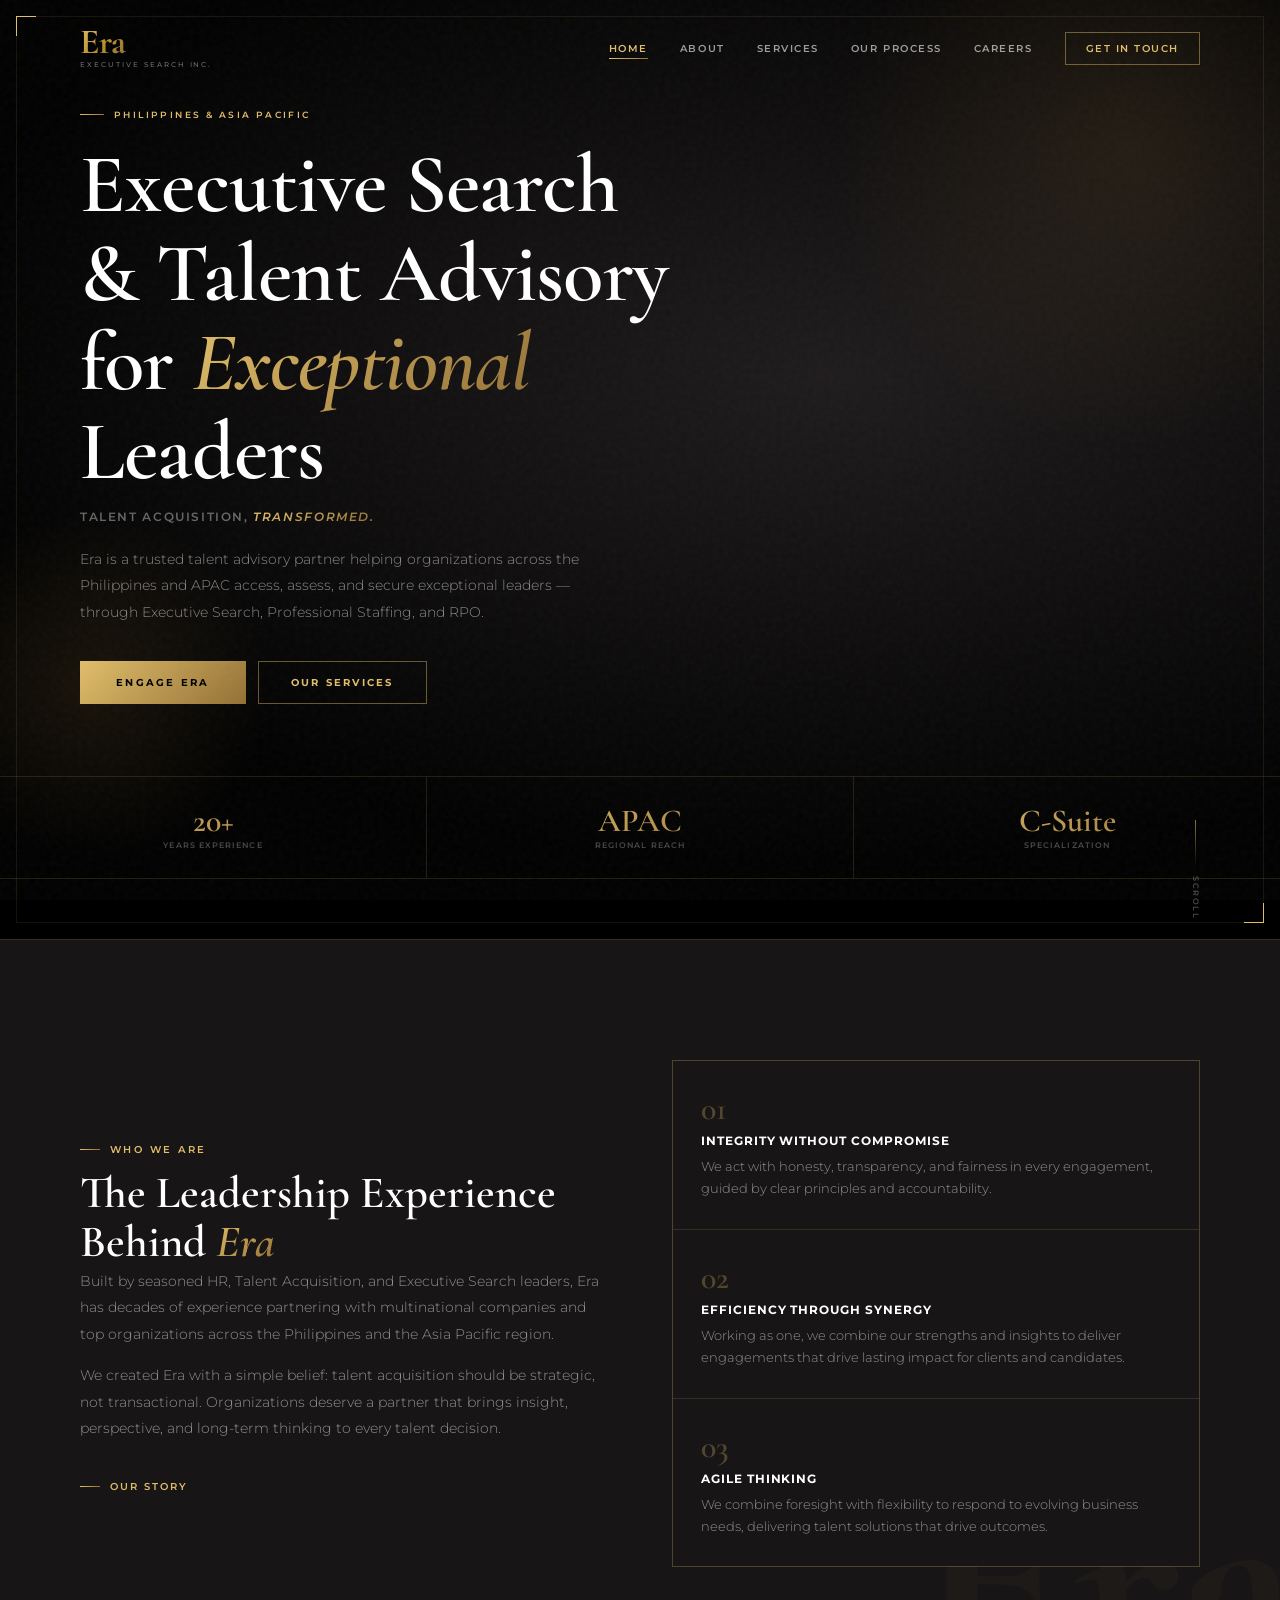
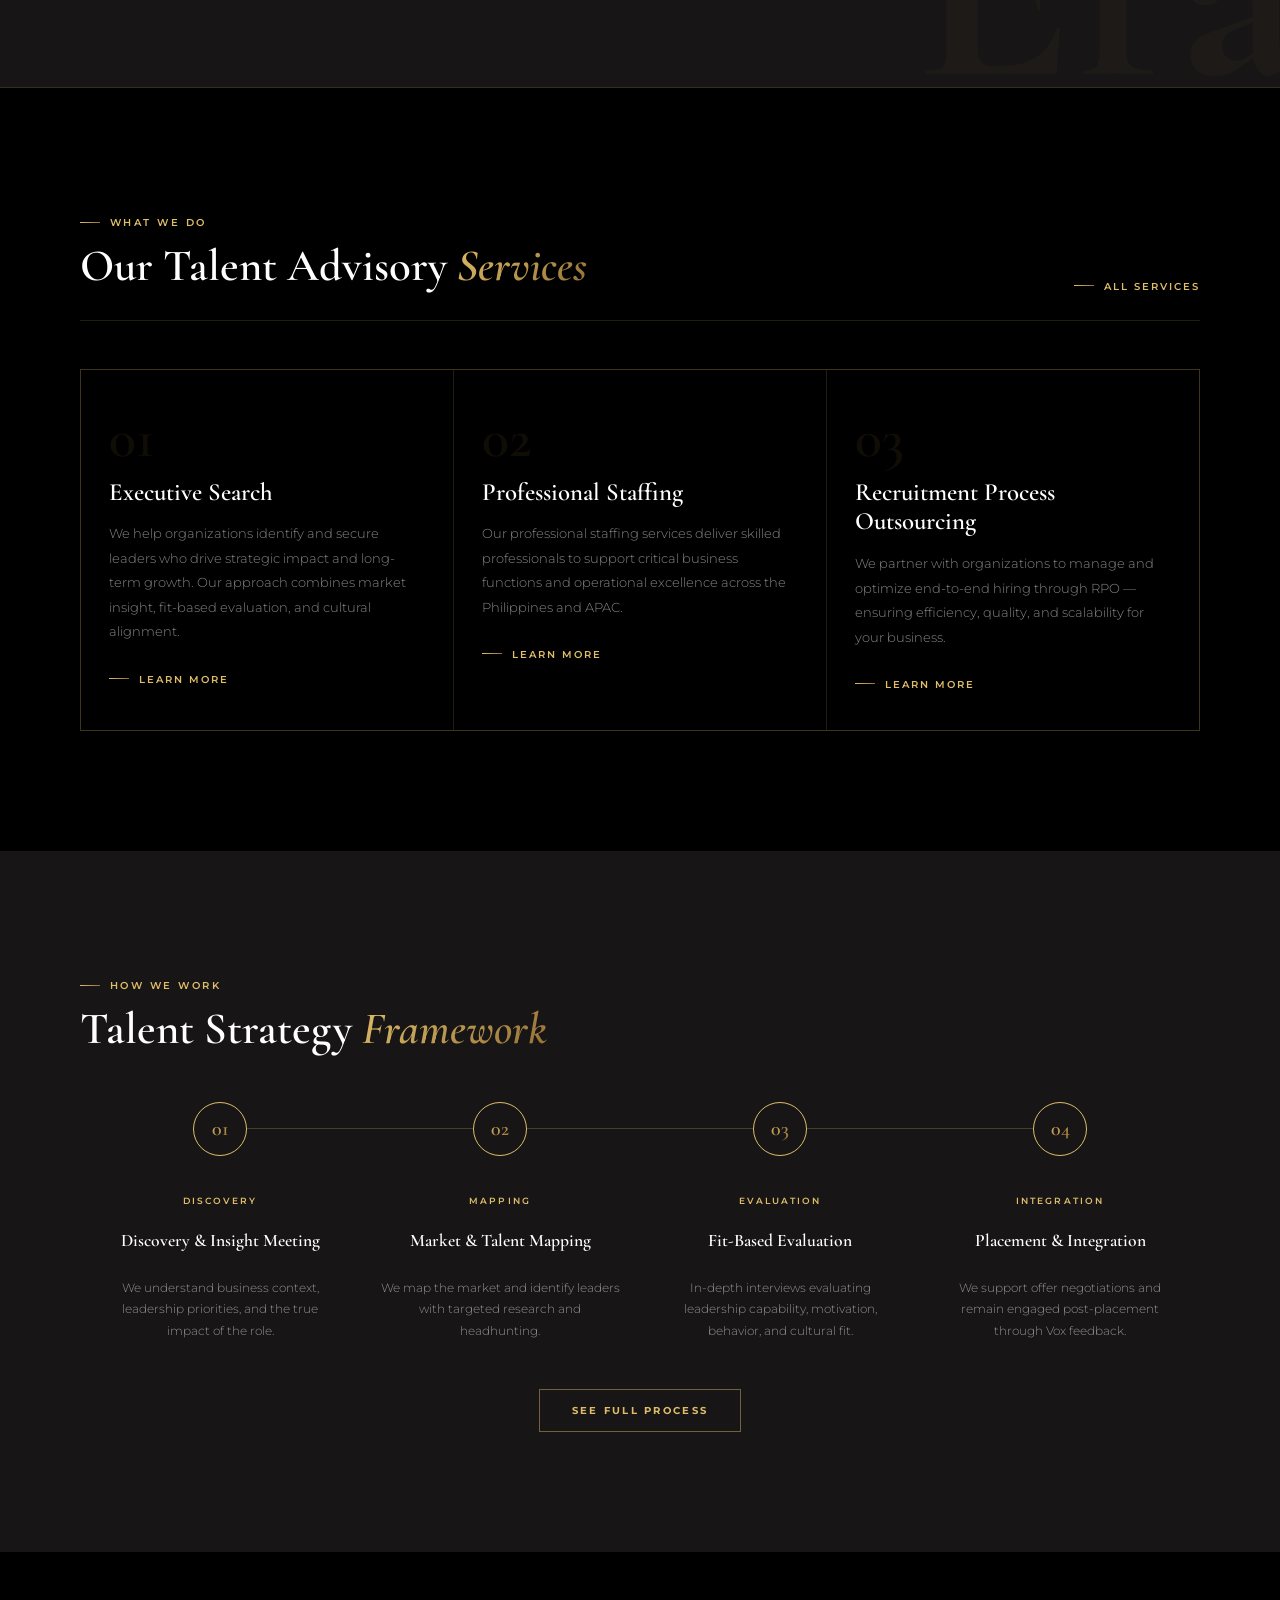
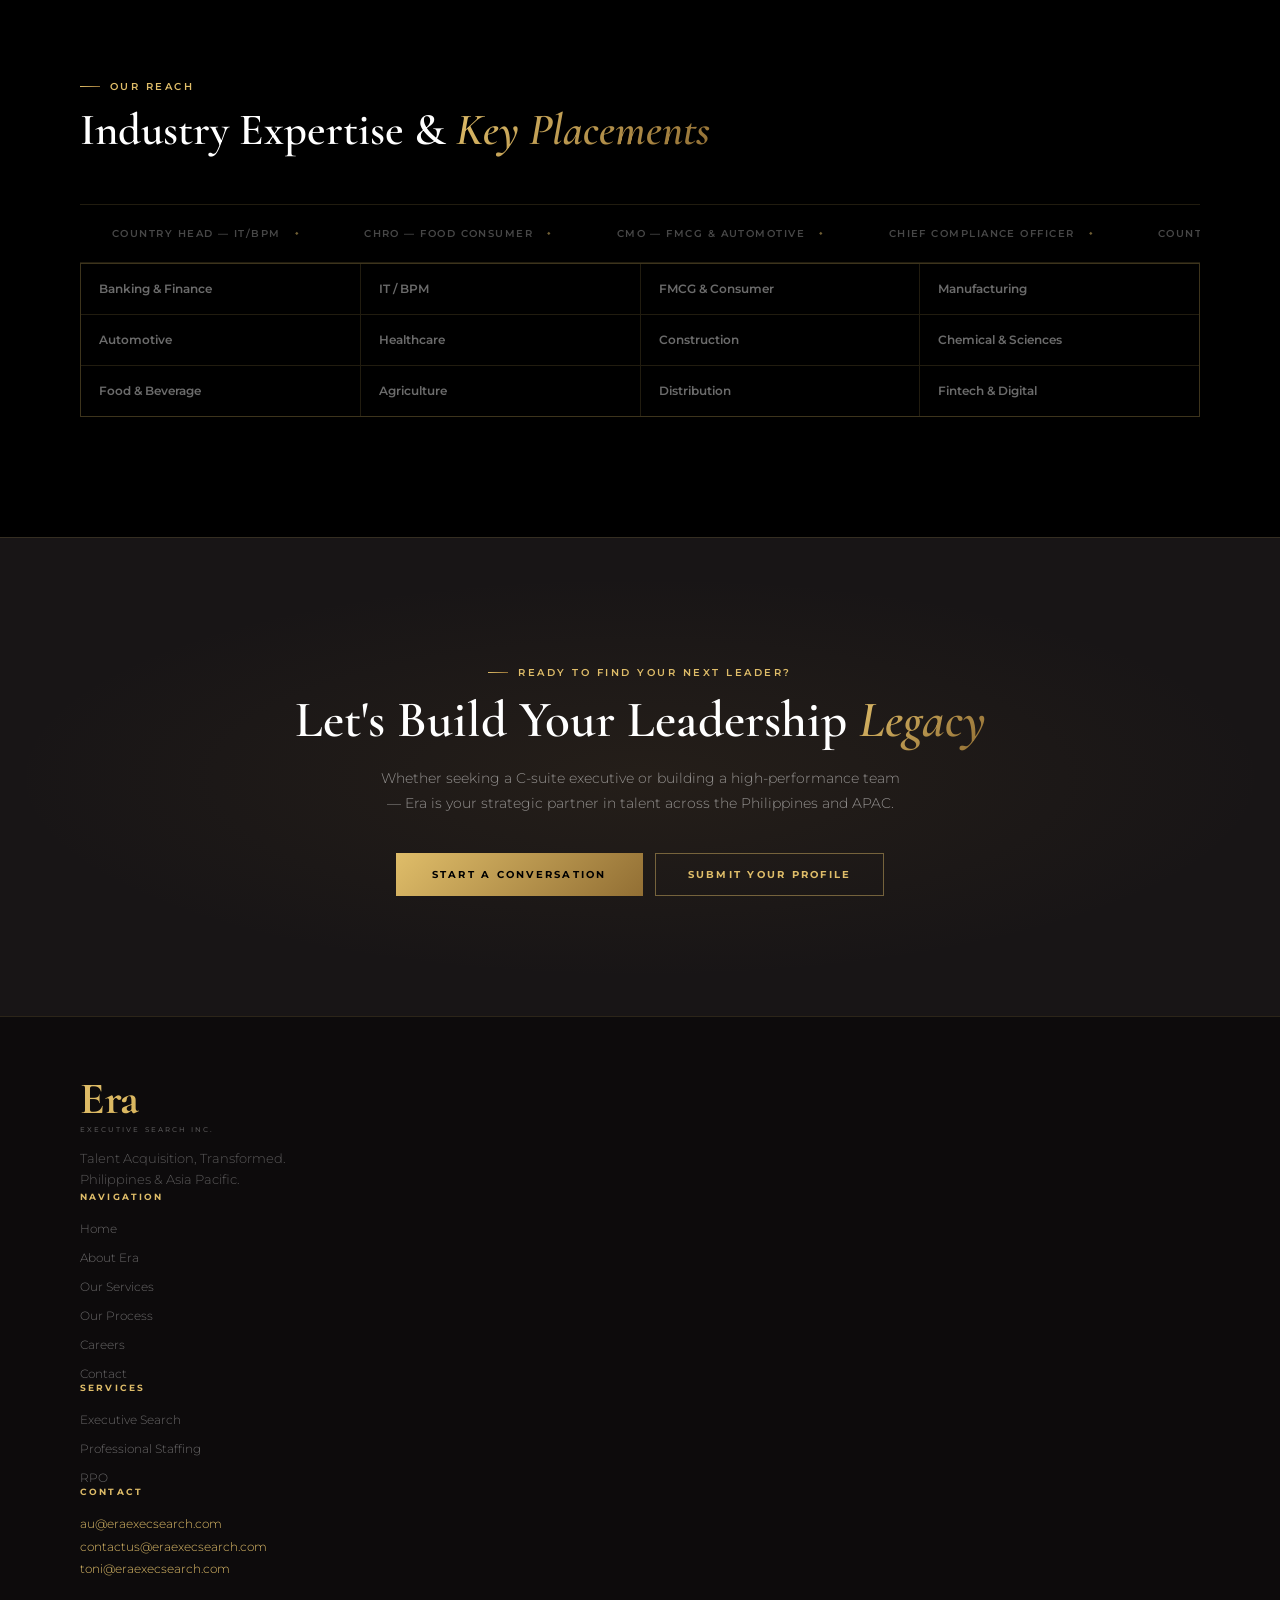
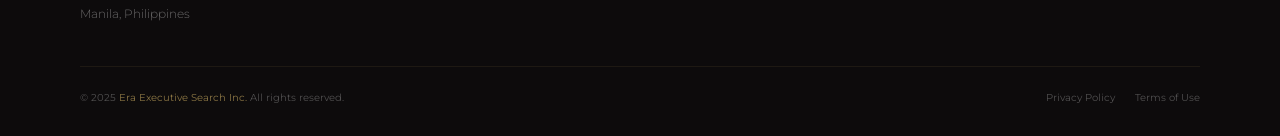
<file: index.html>
<!DOCTYPE html>
<html lang="en">
<head>
  <meta charset="UTF-8"/>
  <meta name="viewport" content="width=device-width, initial-scale=1.0, viewport-fit=cover"/>
  <meta name="theme-color" content="#DFBD69"/>
  <meta name="mobile-web-app-capable" content="yes"/>
  <meta name="apple-mobile-web-app-capable" content="yes"/>
  <meta name="apple-mobile-web-app-status-bar-style" content="black-translucent"/>
  <meta name="apple-mobile-web-app-title" content="Era ESI"/>
  <meta name="description" content="Era Executive Search Inc. — Talent Acquisition, Transformed. Executive Search, Staffing &amp; RPO across the Philippines and APAC."/>
  <title>Talent Acquisition, Transformed — Era Executive Search Inc.</title>
  <meta property="og:title" content="Era Executive Search Inc."/>
  <meta property="og:description" content="Talent Acquisition, Transformed. Executive Search &amp; Talent Advisory across the Philippines and APAC."/>
  <meta property="og:image" content="https://eraexecsearch.com/images/og-image.jpg"/>
  <meta property="og:url" content="https://eraexecsearch.com/index.html"/>
  <meta property="og:type" content="website"/>
  <meta name="twitter:card" content="summary_large_image"/>
  <meta name="twitter:image" content="https://eraexecsearch.com/images/og-image.jpg"/>
  <meta name="keywords" content="executive search philippines, headhunter philippines, recruitment agency philippines, APAC executive search, RPO philippines, talent advisory"/>
  <meta name="robots" content="index, follow"/>
  <link rel="canonical" href="https://eraexecsearch.com/index.html"/>
  <link rel="manifest" href="manifest.json"/>
  <link rel="apple-touch-icon" href="icons/icon-192.png"/>
  <link rel="icon" type="image/x-icon" href="favicon.ico"/>
  <link rel="icon" type="image/png" sizes="32x32" href="icons/icon-96.png"/>
  <link rel="apple-touch-icon" sizes="180x180" href="icons/apple-touch-icon.png"/>
  <link rel="preconnect" href="https://fonts.googleapis.com"/>
  <link rel="preconnect" href="https://fonts.gstatic.com" crossorigin/>
  <link href="https://fonts.googleapis.com/css2?family=Cormorant+Garamond:ital,wght@0,400;0,500;0,600;0,700;1,400;1,600&family=Montserrat:ital,wght@0,300;0,400;0,500;0,600;0,700;1,300;1,600&display=swap" rel="stylesheet"/>
  <link rel="stylesheet" href="css/style.css"/>
  <link rel="stylesheet" href="css/index.css"/>
</head>
<body>
<div id="overlay" class="mobile-overlay"></div>
<div id="mobile-menu" class="mobile-menu">
  <div class="mobile-logo-top">
    <span class="nav-era">Era</span>
    <span class="nav-esi">Executive Search Inc.</span>
  </div>
  <ul class="mobile-nav-links">
    <li><a href="index.html" class='active'>Home <span class="arr">→</span></a></li>
    <li><a href="about.html" >About <span class="arr">→</span></a></li>
    <li><a href="services.html" >Services <span class="arr">→</span></a></li>
    <li><a href="process.html" >Our Process <span class="arr">→</span></a></li>
    <li><a href="careers.html" >Careers <span class="arr">→</span></a></li>
    <li><a href="contact.html" >Contact <span class="arr">→</span></a></li>
  </ul>
  <div class="mobile-menu-foot">
    <a href="contact.html" class="btn btn-gold">Get in Touch</a>
    <div class="mobile-contact-sm">
      <a href="mailto:contactus@eraexecsearch.com">contactus@eraexecsearch.com</a><br/>
      Manila, Philippines &amp; APAC
    </div>
  </div>
</div>
<div id="install-banner">
  <div class="install-icon">E</div>
  <div class="install-text"><strong>Install Era ESI</strong><span>Add to home screen</span></div>
  <button class="install-act" id="install-btn">Install</button>
  <button class="install-x" id="install-close">✕</button>
</div>
<nav id="nav">
  <a href="index.html" class="nav-logo">
    <div class="nav-logo-wrap">
      <span class="nav-era">Era</span>
      <span class="nav-esi">Executive Search Inc.</span>
    </div>
  </a>
  <ul class="nav-links">
    <li><a href="index.html" class='active'>Home</a></li>
    <li><a href="about.html" >About</a></li>
    <li><a href="services.html" >Services</a></li>
    <li><a href="process.html" >Our Process</a></li>
    <li><a href="careers.html" >Careers</a></li>
    <li><a href="contact.html" class="nav-cta-link">Get in Touch</a></li>
  </ul>
  <button class="hamburger" id="hamburger" aria-label="Menu">
    <span></span><span></span><span></span>
  </button>
</nav>
<section class="hero">
  <div class="hero-bg"></div>
  <div class="hero-orb hero-orb-1"></div>
  <div class="hero-orb hero-orb-2"></div>
  <div class="hero-frame"></div>
  <div class="hero-content">
    <div class="hero-eyebrow reveal">
      <span class="eline"></span>
      <span>Philippines &amp; Asia Pacific</span>
    </div>
    <h1 class="hero-title reveal d1">
      Executive Search<br/>
      &amp; Talent Advisory<br/>
      for <em class="gold-text">Exceptional</em> Leaders
    </h1>
    <p class="hero-tag reveal d2">Talent Acquisition, <em class="gold-text">Transformed.</em></p>
    <p class="hero-body reveal d3">Era is a trusted talent advisory partner helping organizations across the Philippines and APAC access, assess, and secure exceptional leaders — through Executive Search, Professional Staffing, and RPO.</p>
    <div class="hero-actions reveal d4">
      <a href="contact.html" class="btn btn-gold">Engage Era</a>
      <a href="services.html" class="btn btn-outline">Our Services</a>
    </div>
  </div>
  <div class="hero-stats-bar">
    <div class="hstat"><span class="hstat-n serif gold-text">20+</span><span class="hstat-l">Years Experience</span></div>
    <div class="hstat"><span class="hstat-n serif gold-text">APAC</span><span class="hstat-l">Regional Reach</span></div>
    <div class="hstat"><span class="hstat-n serif gold-text">C-Suite</span><span class="hstat-l">Specialization</span></div>
  </div>
  <div class="scroll-hint"><div class="scroll-line"></div><span>Scroll</span></div>
</section>

<!-- ABOUT STRIP -->
<section class="section section-dark about-strip">
  <div class="about-inner">
    <div class="about-left reveal">
      <div class="eyebrow">Who We Are</div>
      <h2 class="section-title serif">The Leadership Experience Behind <em class="gold-text">Era</em></h2>
      <p class="body-text">Built by seasoned HR, Talent Acquisition, and Executive Search leaders, Era has decades of experience partnering with multinational companies and top organizations across the Philippines and the Asia Pacific region.</p>
      <p class="body-text">We created Era with a simple belief: talent acquisition should be strategic, not transactional. Organizations deserve a partner that brings insight, perspective, and long-term thinking to every talent decision.</p>
      <a href="about.html" class="btn-ghost" style="margin-top:24px;"><span class="line"></span>Our Story</a>
    </div>
    <div class="about-right reveal d2">
      <div class="grid-1">
        <div class="principle-card">
          <span class="p-num serif gold-text">01</span>
          <div class="p-title">Integrity Without Compromise</div>
          <p class="p-body">We act with honesty, transparency, and fairness in every engagement, guided by clear principles and accountability.</p>
        </div>
        <div class="principle-card">
          <span class="p-num serif gold-text">02</span>
          <div class="p-title">Efficiency Through Synergy</div>
          <p class="p-body">Working as one, we combine our strengths and insights to deliver engagements that drive lasting impact for clients and candidates.</p>
        </div>
        <div class="principle-card">
          <span class="p-num serif gold-text">03</span>
          <div class="p-title">Agile Thinking</div>
          <p class="p-body">We combine foresight with flexibility to respond to evolving business needs, delivering talent solutions that drive outcomes.</p>
        </div>
      </div>
    </div>
  </div>
</section>

<!-- SERVICES -->
<section class="section section-black">
  <div class="section-hdr split reveal">
    <div><div class="eyebrow">What We Do</div><h2 class="section-title serif">Our Talent Advisory <em class="gold-text">Services</em></h2></div>
    <a href="services.html" class="btn-ghost"><span class="line"></span>All Services</a>
  </div>
  <div class="svc-grid">
    <div class="svc-card reveal">
      <div class="svc-num serif">01</div>
      <h3 class="svc-title serif">Executive Search</h3>
      <p class="svc-body">We help organizations identify and secure leaders who drive strategic impact and long-term growth. Our approach combines market insight, fit-based evaluation, and cultural alignment.</p>
      <a href="services.html#executive-search" class="btn-ghost"><span class="line"></span>Learn More</a>
    </div>
    <div class="svc-card reveal d2">
      <div class="svc-num serif">02</div>
      <h3 class="svc-title serif">Professional Staffing</h3>
      <p class="svc-body">Our professional staffing services deliver skilled professionals to support critical business functions and operational excellence across the Philippines and APAC.</p>
      <a href="services.html#staffing" class="btn-ghost"><span class="line"></span>Learn More</a>
    </div>
    <div class="svc-card reveal d3">
      <div class="svc-num serif">03</div>
      <h3 class="svc-title serif">Recruitment Process Outsourcing</h3>
      <p class="svc-body">We partner with organizations to manage and optimize end-to-end hiring through RPO — ensuring efficiency, quality, and scalability for your business.</p>
      <a href="services.html#rpo" class="btn-ghost"><span class="line"></span>Learn More</a>
    </div>
  </div>
</section>

<!-- PROCESS PREVIEW -->
<section class="section section-dark">
  <div class="section-hdr reveal">
    <div class="eyebrow">How We Work</div>
    <h2 class="section-title serif">Talent Strategy <em class="gold-text">Framework</em></h2>
  </div>
  <div class="proc-grid">
    <div class="proc-step reveal"><div class="proc-bubble"><span class="proc-n serif gold-text">01</span></div><div class="proc-label">Discovery</div><h4 class="proc-title serif">Discovery &amp; Insight Meeting</h4><p class="proc-body">We understand business context, leadership priorities, and the true impact of the role.</p></div>
    <div class="proc-step reveal d1"><div class="proc-bubble"><span class="proc-n serif gold-text">02</span></div><div class="proc-label">Mapping</div><h4 class="proc-title serif">Market &amp; Talent Mapping</h4><p class="proc-body">We map the market and identify leaders with targeted research and headhunting.</p></div>
    <div class="proc-step reveal d2"><div class="proc-bubble"><span class="proc-n serif gold-text">03</span></div><div class="proc-label">Evaluation</div><h4 class="proc-title serif">Fit-Based Evaluation</h4><p class="proc-body">In-depth interviews evaluating leadership capability, motivation, behavior, and cultural fit.</p></div>
    <div class="proc-step reveal d3"><div class="proc-bubble"><span class="proc-n serif gold-text">04</span></div><div class="proc-label">Integration</div><h4 class="proc-title serif">Placement &amp; Integration</h4><p class="proc-body">We support offer negotiations and remain engaged post-placement through Vox feedback.</p></div>
  </div>
  <div style="text-align:center;margin-top:48px;" class="reveal"><a href="process.html" class="btn btn-outline">See Full Process</a></div>
</section>

<!-- INDUSTRIES -->
<section class="section section-black">
  <div class="section-hdr reveal">
    <div class="eyebrow">Our Reach</div>
    <h2 class="section-title serif">Industry Expertise &amp; <em class="gold-text">Key Placements</em></h2>
  </div>
  <div class="marquee-wrap reveal">
    <div class="marquee-track">
      <span class="marquee-item">Country Head — IT/BPM</span><span class="marquee-item">CHRO — Food Consumer</span><span class="marquee-item">CMO — FMCG &amp; Automotive</span><span class="marquee-item">Chief Compliance Officer</span><span class="marquee-item">Country Finance Director</span><span class="marquee-item">VP Sales — Agriculture</span><span class="marquee-item">Head of Legal</span><span class="marquee-item">ASEA Digital Marketing Head</span><span class="marquee-item">VP Manufacturing</span><span class="marquee-item">Head of R&amp;D</span><span class="marquee-item">Procurement Director</span><span class="marquee-item">Head of Operations</span>
      <span class="marquee-item">Country Head — IT/BPM</span><span class="marquee-item">CHRO — Food Consumer</span><span class="marquee-item">CMO — FMCG &amp; Automotive</span><span class="marquee-item">Chief Compliance Officer</span><span class="marquee-item">Country Finance Director</span><span class="marquee-item">VP Sales — Agriculture</span><span class="marquee-item">Head of Legal</span><span class="marquee-item">ASEA Digital Marketing Head</span><span class="marquee-item">VP Manufacturing</span><span class="marquee-item">Head of R&amp;D</span><span class="marquee-item">Procurement Director</span><span class="marquee-item">Head of Operations</span>
    </div>
  </div>
  <div class="exp-grid reveal">
    <div class="exp-item">Banking &amp; Finance</div><div class="exp-item">IT / BPM</div>
    <div class="exp-item">FMCG &amp; Consumer</div><div class="exp-item">Manufacturing</div>
    <div class="exp-item">Automotive</div><div class="exp-item">Healthcare</div>
    <div class="exp-item">Construction</div><div class="exp-item">Chemical &amp; Sciences</div>
    <div class="exp-item">Food &amp; Beverage</div><div class="exp-item">Agriculture</div>
    <div class="exp-item">Distribution</div><div class="exp-item">Fintech &amp; Digital</div>
  </div>
</section>

<!-- CTA -->
<section class="cta-section section">
  <div class="cta-glow"></div>
  <div class="cta-content reveal">
    <div class="eyebrow" style="justify-content:center">Ready to Find Your Next Leader?</div>
    <h2 class="cta-title serif">Let's Build Your Leadership <em class="gold-text">Legacy</em></h2>
    <p class="cta-body">Whether seeking a C-suite executive or building a high-performance team — Era is your strategic partner in talent across the Philippines and APAC.</p>
    <div class="cta-actions">
      <a href="contact.html" class="btn btn-gold">Start a Conversation</a>
      <a href="careers.html" class="btn btn-outline">Submit Your Profile</a>
    </div>
  </div>
</section>

<footer>
  <div class="footer-inner">
    <div class="footer-brand">
      <div class="footer-logo-wrap">
      <span class="footer-era">Era</span>
      <span class="footer-esi">Executive Search Inc.</span>
    </div>
      <p class="footer-tagline">Talent Acquisition, Transformed.<br/>Philippines &amp; Asia Pacific.</p>
    </div>
    <div>
      <div class="footer-col-title">Navigation</div>
      <ul class="footer-links">
        <li><a href="index.html">Home</a></li>
        <li><a href="about.html">About Era</a></li>
        <li><a href="services.html">Our Services</a></li>
        <li><a href="process.html">Our Process</a></li>
        <li><a href="careers.html">Careers</a></li>
        <li><a href="contact.html">Contact</a></li>
      </ul>
    </div>
    <div>
      <div class="footer-col-title">Services</div>
      <ul class="footer-links">
        <li><a href="services.html#executive-search">Executive Search</a></li>
        <li><a href="services.html#staffing">Professional Staffing</a></li>
        <li><a href="services.html#rpo">RPO</a></li>
      </ul>
    </div>
    <div>
      <div class="footer-col-title">Contact</div>
      <div class="footer-contact-info">
        <a href="mailto:au@eraexecsearch.com">au@eraexecsearch.com</a><br/>
        <a href="mailto:contactus@eraexecsearch.com">contactus@eraexecsearch.com</a><br/>
        <a href="mailto:toni@eraexecsearch.com">toni@eraexecsearch.com</a><br/><br/>
        Manila, Philippines
      </div>
    </div>
  </div>
  <div class="footer-bottom">
    <div class="footer-copy">© 2025 <span>Era Executive Search Inc.</span> All rights reserved.</div>
    <div class="footer-legal">
      <a href="#">Privacy Policy</a>
      <a href="#">Terms of Use</a>
    </div>
  </div>
</footer>
<script src="js/app.js"></script>

<script type="application/ld+json">
{
  "@context": "https://schema.org",
  "@type": "ProfessionalService",
  "name": "Era Executive Search Inc.",
  "description": "Talent Acquisition, Transformed. Executive Search and Talent Advisory across the Philippines and Asia Pacific.",
  "url": "https://eraexecsearch.com",
  "logo": "https://eraexecsearch.com/images/logos/logo-gold-dark.png",
  "image": "https://eraexecsearch.com/images/og-image.jpg",
  "address": {
    "@type": "PostalAddress",
    "addressLocality": "Manila",
    "addressCountry": "PH"
  },
  "areaServed": ["Philippines", "Asia Pacific"],
  "serviceType": ["Executive Search", "Professional Staffing", "Recruitment Process Outsourcing"],
  "contactPoint": {
    "@type": "ContactPoint",
    "email": "contactus@eraexecsearch.com",
    "contactType": "customer service"
  }
}
</script>
</body>
</html>
</file>
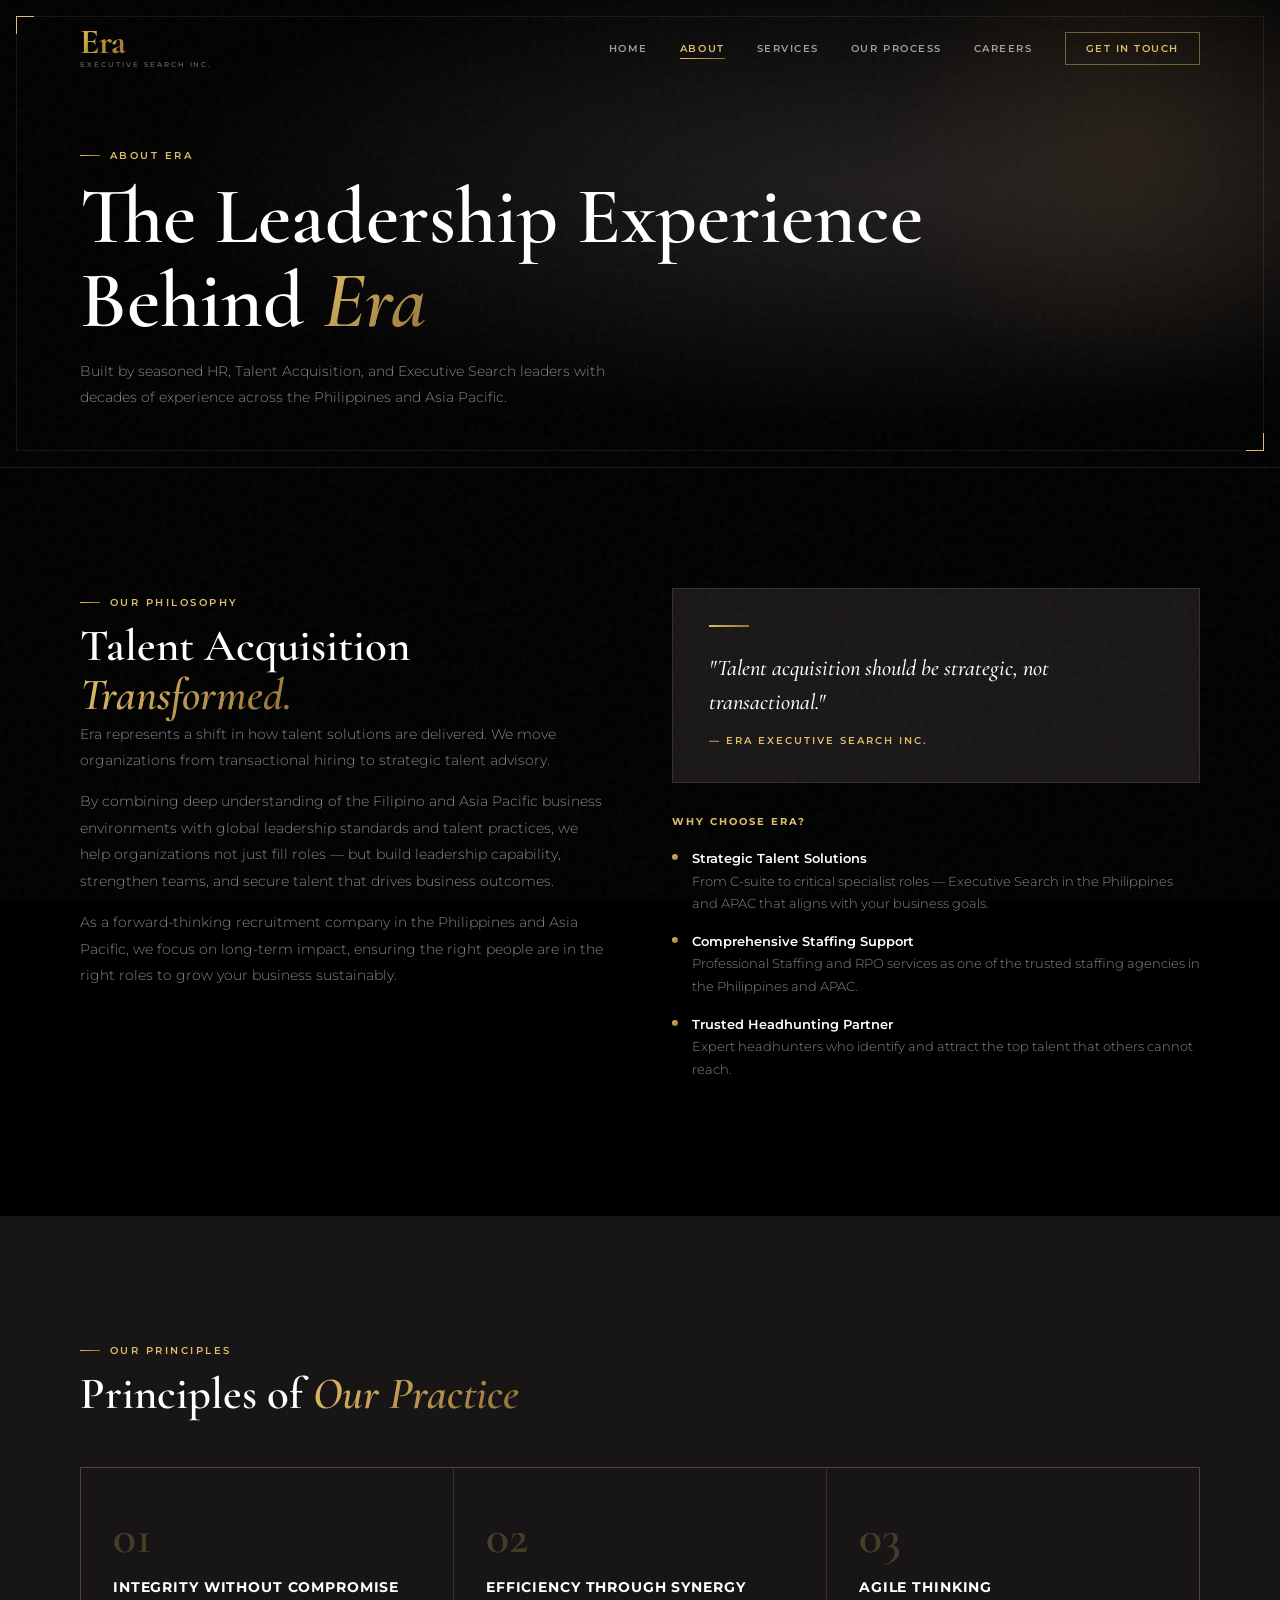
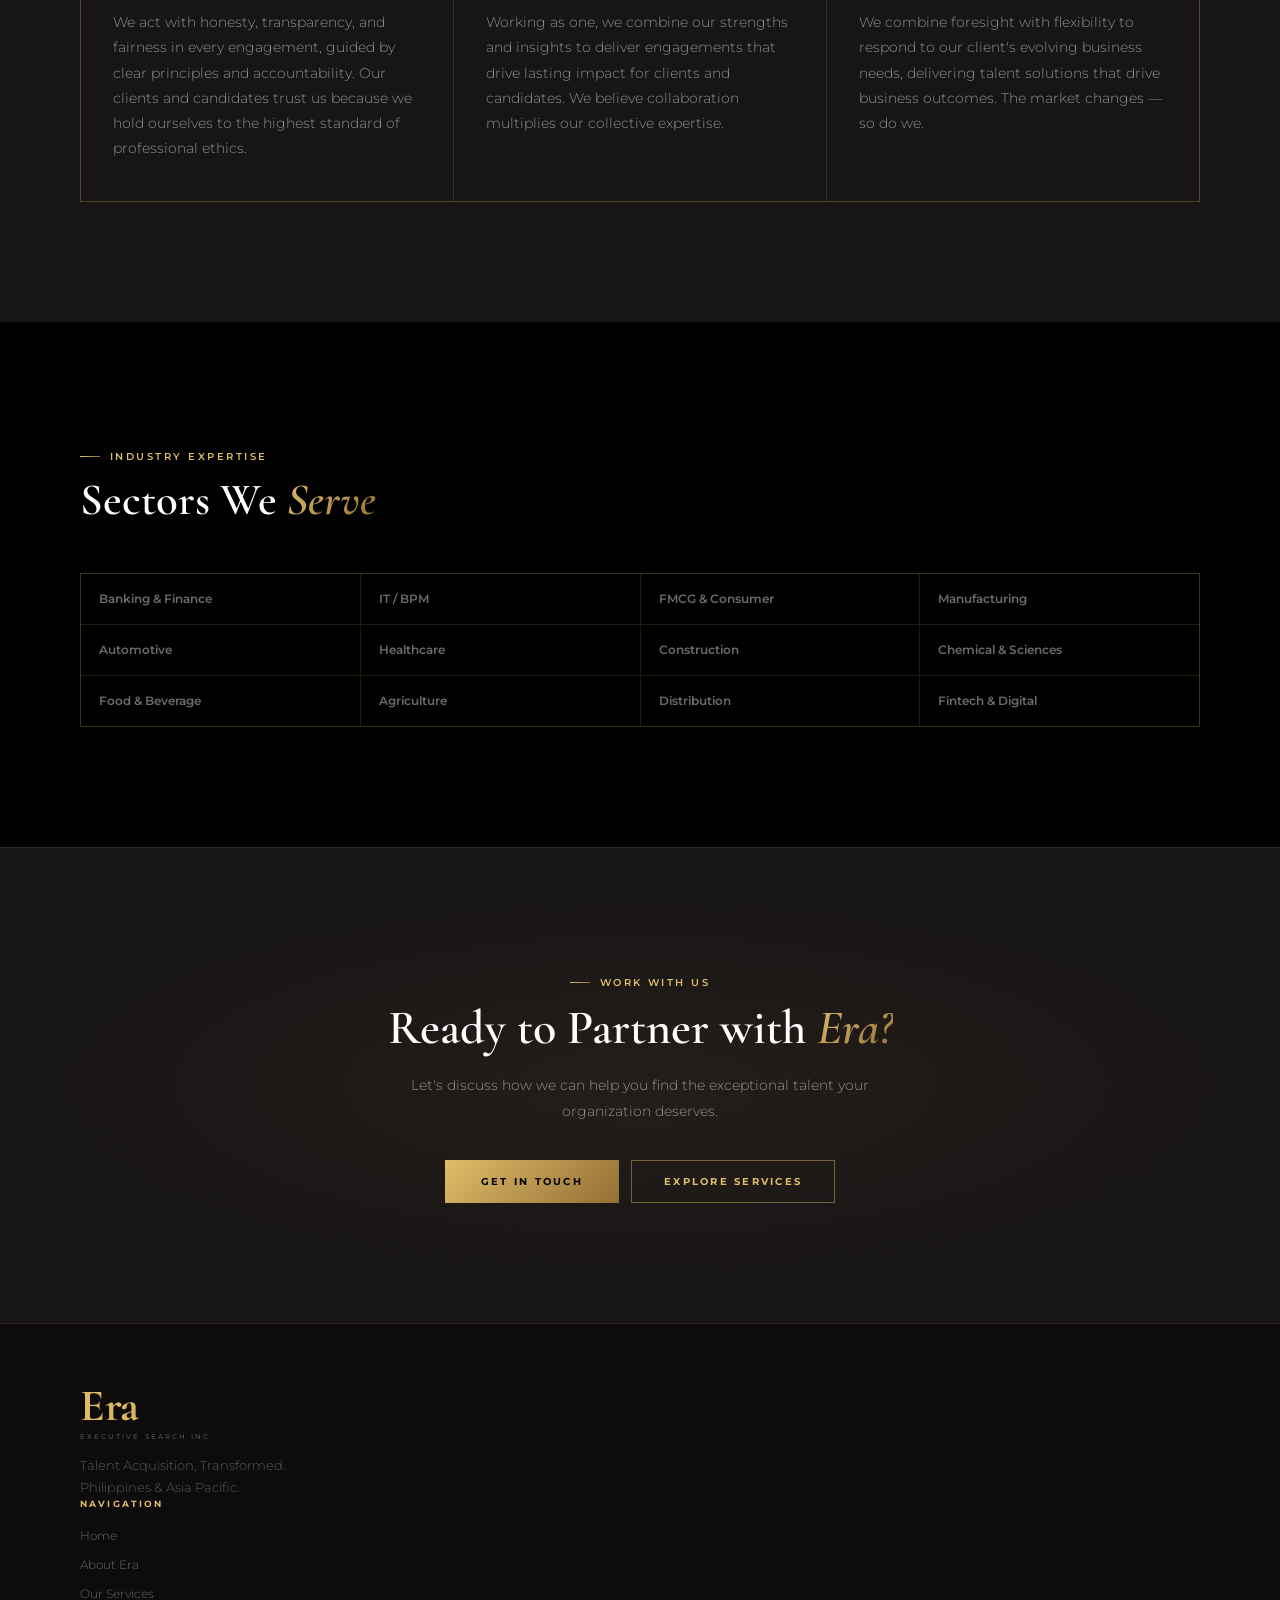
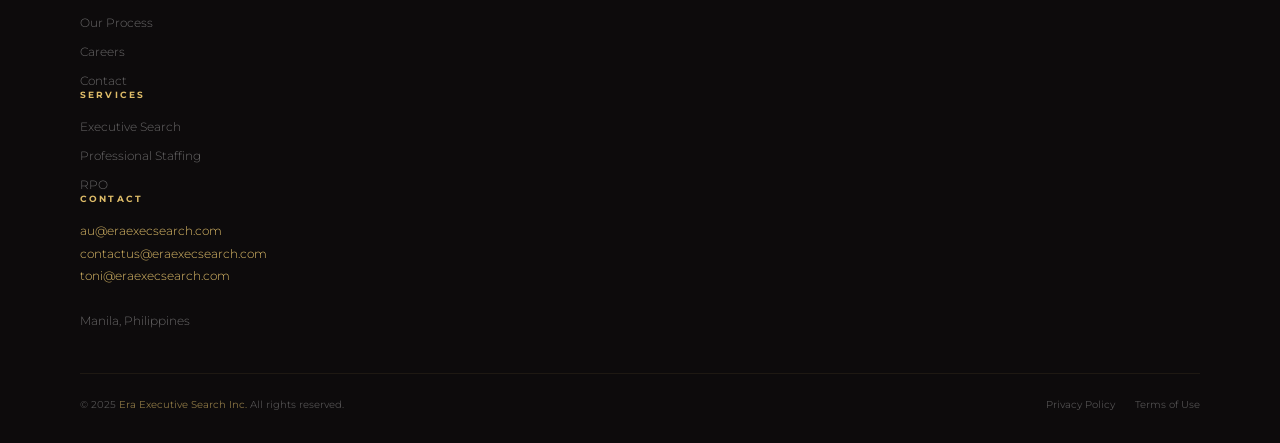
<file: about.html>
<!DOCTYPE html>
<html lang="en">
<head>
  <meta charset="UTF-8"/>
  <meta name="viewport" content="width=device-width, initial-scale=1.0, viewport-fit=cover"/>
  <meta name="theme-color" content="#DFBD69"/>
  <meta name="mobile-web-app-capable" content="yes"/>
  <meta name="apple-mobile-web-app-capable" content="yes"/>
  <meta name="apple-mobile-web-app-status-bar-style" content="black-translucent"/>
  <meta name="apple-mobile-web-app-title" content="Era ESI"/>
  <meta name="description" content="Era Executive Search Inc. — Talent Acquisition, Transformed. Executive Search, Staffing &amp; RPO across the Philippines and APAC."/>
  <title>About Era Executive Search — Era Executive Search Inc.</title>
  <meta property="og:title" content="Era Executive Search Inc."/>
  <meta property="og:description" content="Talent Acquisition, Transformed. Executive Search &amp; Talent Advisory across the Philippines and APAC."/>
  <meta property="og:image" content="https://eraexecsearch.com/images/og-image.jpg"/>
  <meta property="og:url" content="https://eraexecsearch.com/about.html"/>
  <meta property="og:type" content="website"/>
  <meta name="twitter:card" content="summary_large_image"/>
  <meta name="twitter:image" content="https://eraexecsearch.com/images/og-image.jpg"/>
  <meta name="keywords" content="executive search philippines, headhunter philippines, recruitment agency philippines, APAC executive search, RPO philippines, talent advisory"/>
  <meta name="robots" content="index, follow"/>
  <link rel="canonical" href="https://eraexecsearch.com/about.html"/>
  <link rel="manifest" href="manifest.json"/>
  <link rel="apple-touch-icon" href="icons/icon-192.png"/>
  <link rel="icon" type="image/x-icon" href="favicon.ico"/>
  <link rel="icon" type="image/png" sizes="32x32" href="icons/icon-96.png"/>
  <link rel="apple-touch-icon" sizes="180x180" href="icons/apple-touch-icon.png"/>
  <link rel="preconnect" href="https://fonts.googleapis.com"/>
  <link rel="preconnect" href="https://fonts.gstatic.com" crossorigin/>
  <link href="https://fonts.googleapis.com/css2?family=Cormorant+Garamond:ital,wght@0,400;0,500;0,600;0,700;1,400;1,600&family=Montserrat:ital,wght@0,300;0,400;0,500;0,600;0,700;1,300;1,600&display=swap" rel="stylesheet"/>
  <link rel="stylesheet" href="css/style.css"/>
  <link rel="stylesheet" href="css/about.css"/>
</head>
<body>
<div id="overlay" class="mobile-overlay"></div>
<div id="mobile-menu" class="mobile-menu">
  <div class="mobile-logo-top">
    <span class="nav-era">Era</span>
    <span class="nav-esi">Executive Search Inc.</span>
  </div>
  <ul class="mobile-nav-links">
    <li><a href="index.html" >Home <span class="arr">→</span></a></li>
    <li><a href="about.html" class='active'>About <span class="arr">→</span></a></li>
    <li><a href="services.html" >Services <span class="arr">→</span></a></li>
    <li><a href="process.html" >Our Process <span class="arr">→</span></a></li>
    <li><a href="careers.html" >Careers <span class="arr">→</span></a></li>
    <li><a href="contact.html" >Contact <span class="arr">→</span></a></li>
  </ul>
  <div class="mobile-menu-foot">
    <a href="contact.html" class="btn btn-gold">Get in Touch</a>
    <div class="mobile-contact-sm">
      <a href="mailto:contactus@eraexecsearch.com">contactus@eraexecsearch.com</a><br/>
      Manila, Philippines &amp; APAC
    </div>
  </div>
</div>
<div id="install-banner">
  <div class="install-icon">E</div>
  <div class="install-text"><strong>Install Era ESI</strong><span>Add to home screen</span></div>
  <button class="install-act" id="install-btn">Install</button>
  <button class="install-x" id="install-close">✕</button>
</div>
<nav id="nav">
  <a href="index.html" class="nav-logo">
    <div class="nav-logo-wrap">
      <span class="nav-era">Era</span>
      <span class="nav-esi">Executive Search Inc.</span>
    </div>
  </a>
  <ul class="nav-links">
    <li><a href="index.html" >Home</a></li>
    <li><a href="about.html" class='active'>About</a></li>
    <li><a href="services.html" >Services</a></li>
    <li><a href="process.html" >Our Process</a></li>
    <li><a href="careers.html" >Careers</a></li>
    <li><a href="contact.html" class="nav-cta-link">Get in Touch</a></li>
  </ul>
  <button class="hamburger" id="hamburger" aria-label="Menu">
    <span></span><span></span><span></span>
  </button>
</nav>
<div class="page-hero">
  <div class="page-hero-bg"></div>
  <div class="page-hero-orb"></div>
  <div class="page-hero-frame"></div>
  <div class="page-hero-content">
    <div class="eyebrow reveal">About Era</div>
    <h1 class="page-hero-title serif reveal d1">The Leadership Experience<br/>Behind <em class="gold-text">Era</em></h1>
    <p class="page-hero-sub reveal d2">Built by seasoned HR, Talent Acquisition, and Executive Search leaders with decades of experience across the Philippines and Asia Pacific.</p>
  </div>
</div>

<section class="section section-black">
  <div class="about-philosophy">
    <div class="phil-left reveal">
      <div class="eyebrow">Our Philosophy</div>
      <h2 class="section-title serif">Talent Acquisition <em class="gold-text">Transformed.</em></h2>
      <p class="body-text">Era represents a shift in how talent solutions are delivered. We move organizations from transactional hiring to strategic talent advisory.</p>
      <p class="body-text">By combining deep understanding of the Filipino and Asia Pacific business environments with global leadership standards and talent practices, we help organizations not just fill roles — but build leadership capability, strengthen teams, and secure talent that drives business outcomes.</p>
      <p class="body-text">As a forward-thinking recruitment company in the Philippines and Asia Pacific, we focus on long-term impact, ensuring the right people are in the right roles to grow your business sustainably.</p>
    </div>
    <div class="phil-right reveal d2">
      <div class="phil-quote-card">
        <div class="pq-line"></div>
        <blockquote class="pq-text serif">"Talent acquisition should be strategic, not transactional."</blockquote>
        <div class="pq-source">— Era Executive Search Inc.</div>
      </div>
      <div class="phil-why">
        <div class="why-title">Why Choose Era?</div>
        <div class="why-item"><span class="why-dot"></span><div><strong>Strategic Talent Solutions</strong><br/>From C-suite to critical specialist roles — Executive Search in the Philippines and APAC that aligns with your business goals.</div></div>
        <div class="why-item"><span class="why-dot"></span><div><strong>Comprehensive Staffing Support</strong><br/>Professional Staffing and RPO services as one of the trusted staffing agencies in the Philippines and APAC.</div></div>
        <div class="why-item"><span class="why-dot"></span><div><strong>Trusted Headhunting Partner</strong><br/>Expert headhunters who identify and attract the top talent that others cannot reach.</div></div>
      </div>
    </div>
  </div>
</section>

<section class="section section-dark">
  <div class="section-hdr reveal"><div class="eyebrow">Our Principles</div><h2 class="section-title serif">Principles of <em class="gold-text">Our Practice</em></h2></div>
  <div class="principles-grid">
    <div class="principle-big reveal"><span class="pb-num serif gold-text">01</span><h3 class="pb-title">Integrity Without Compromise</h3><p class="pb-body">We act with honesty, transparency, and fairness in every engagement, guided by clear principles and accountability. Our clients and candidates trust us because we hold ourselves to the highest standard of professional ethics.</p></div>
    <div class="principle-big reveal d1"><span class="pb-num serif gold-text">02</span><h3 class="pb-title">Efficiency Through Synergy</h3><p class="pb-body">Working as one, we combine our strengths and insights to deliver engagements that drive lasting impact for clients and candidates. We believe collaboration multiplies our collective expertise.</p></div>
    <div class="principle-big reveal d2"><span class="pb-num serif gold-text">03</span><h3 class="pb-title">Agile Thinking</h3><p class="pb-body">We combine foresight with flexibility to respond to our client's evolving business needs, delivering talent solutions that drive business outcomes. The market changes — so do we.</p></div>
  </div>
</section>

<section class="section section-black">
  <div class="section-hdr reveal"><div class="eyebrow">Industry Expertise</div><h2 class="section-title serif">Sectors We <em class="gold-text">Serve</em></h2></div>
  <div class="exp-grid reveal">
    <div class="exp-item">Banking &amp; Finance</div><div class="exp-item">IT / BPM</div>
    <div class="exp-item">FMCG &amp; Consumer</div><div class="exp-item">Manufacturing</div>
    <div class="exp-item">Automotive</div><div class="exp-item">Healthcare</div>
    <div class="exp-item">Construction</div><div class="exp-item">Chemical &amp; Sciences</div>
    <div class="exp-item">Food &amp; Beverage</div><div class="exp-item">Agriculture</div>
    <div class="exp-item">Distribution</div><div class="exp-item">Fintech &amp; Digital</div>
  </div>
</section>

<section class="cta-section section">
  <div class="cta-glow"></div>
  <div class="cta-content reveal">
    <div class="eyebrow" style="justify-content:center">Work With Us</div>
    <h2 class="cta-title serif">Ready to Partner with <em class="gold-text">Era?</em></h2>
    <p class="cta-body">Let's discuss how we can help you find the exceptional talent your organization deserves.</p>
    <div class="cta-actions">
      <a href="contact.html" class="btn btn-gold">Get in Touch</a>
      <a href="services.html" class="btn btn-outline">Explore Services</a>
    </div>
  </div>
</section>

<footer>
  <div class="footer-inner">
    <div class="footer-brand">
      <div class="footer-logo-wrap">
      <span class="footer-era">Era</span>
      <span class="footer-esi">Executive Search Inc.</span>
    </div>
      <p class="footer-tagline">Talent Acquisition, Transformed.<br/>Philippines &amp; Asia Pacific.</p>
    </div>
    <div>
      <div class="footer-col-title">Navigation</div>
      <ul class="footer-links">
        <li><a href="index.html">Home</a></li>
        <li><a href="about.html">About Era</a></li>
        <li><a href="services.html">Our Services</a></li>
        <li><a href="process.html">Our Process</a></li>
        <li><a href="careers.html">Careers</a></li>
        <li><a href="contact.html">Contact</a></li>
      </ul>
    </div>
    <div>
      <div class="footer-col-title">Services</div>
      <ul class="footer-links">
        <li><a href="services.html#executive-search">Executive Search</a></li>
        <li><a href="services.html#staffing">Professional Staffing</a></li>
        <li><a href="services.html#rpo">RPO</a></li>
      </ul>
    </div>
    <div>
      <div class="footer-col-title">Contact</div>
      <div class="footer-contact-info">
        <a href="mailto:au@eraexecsearch.com">au@eraexecsearch.com</a><br/>
        <a href="mailto:contactus@eraexecsearch.com">contactus@eraexecsearch.com</a><br/>
        <a href="mailto:toni@eraexecsearch.com">toni@eraexecsearch.com</a><br/><br/>
        Manila, Philippines
      </div>
    </div>
  </div>
  <div class="footer-bottom">
    <div class="footer-copy">© 2025 <span>Era Executive Search Inc.</span> All rights reserved.</div>
    <div class="footer-legal">
      <a href="#">Privacy Policy</a>
      <a href="#">Terms of Use</a>
    </div>
  </div>
</footer>
<script src="js/app.js"></script>
</body>
</html>
</file>
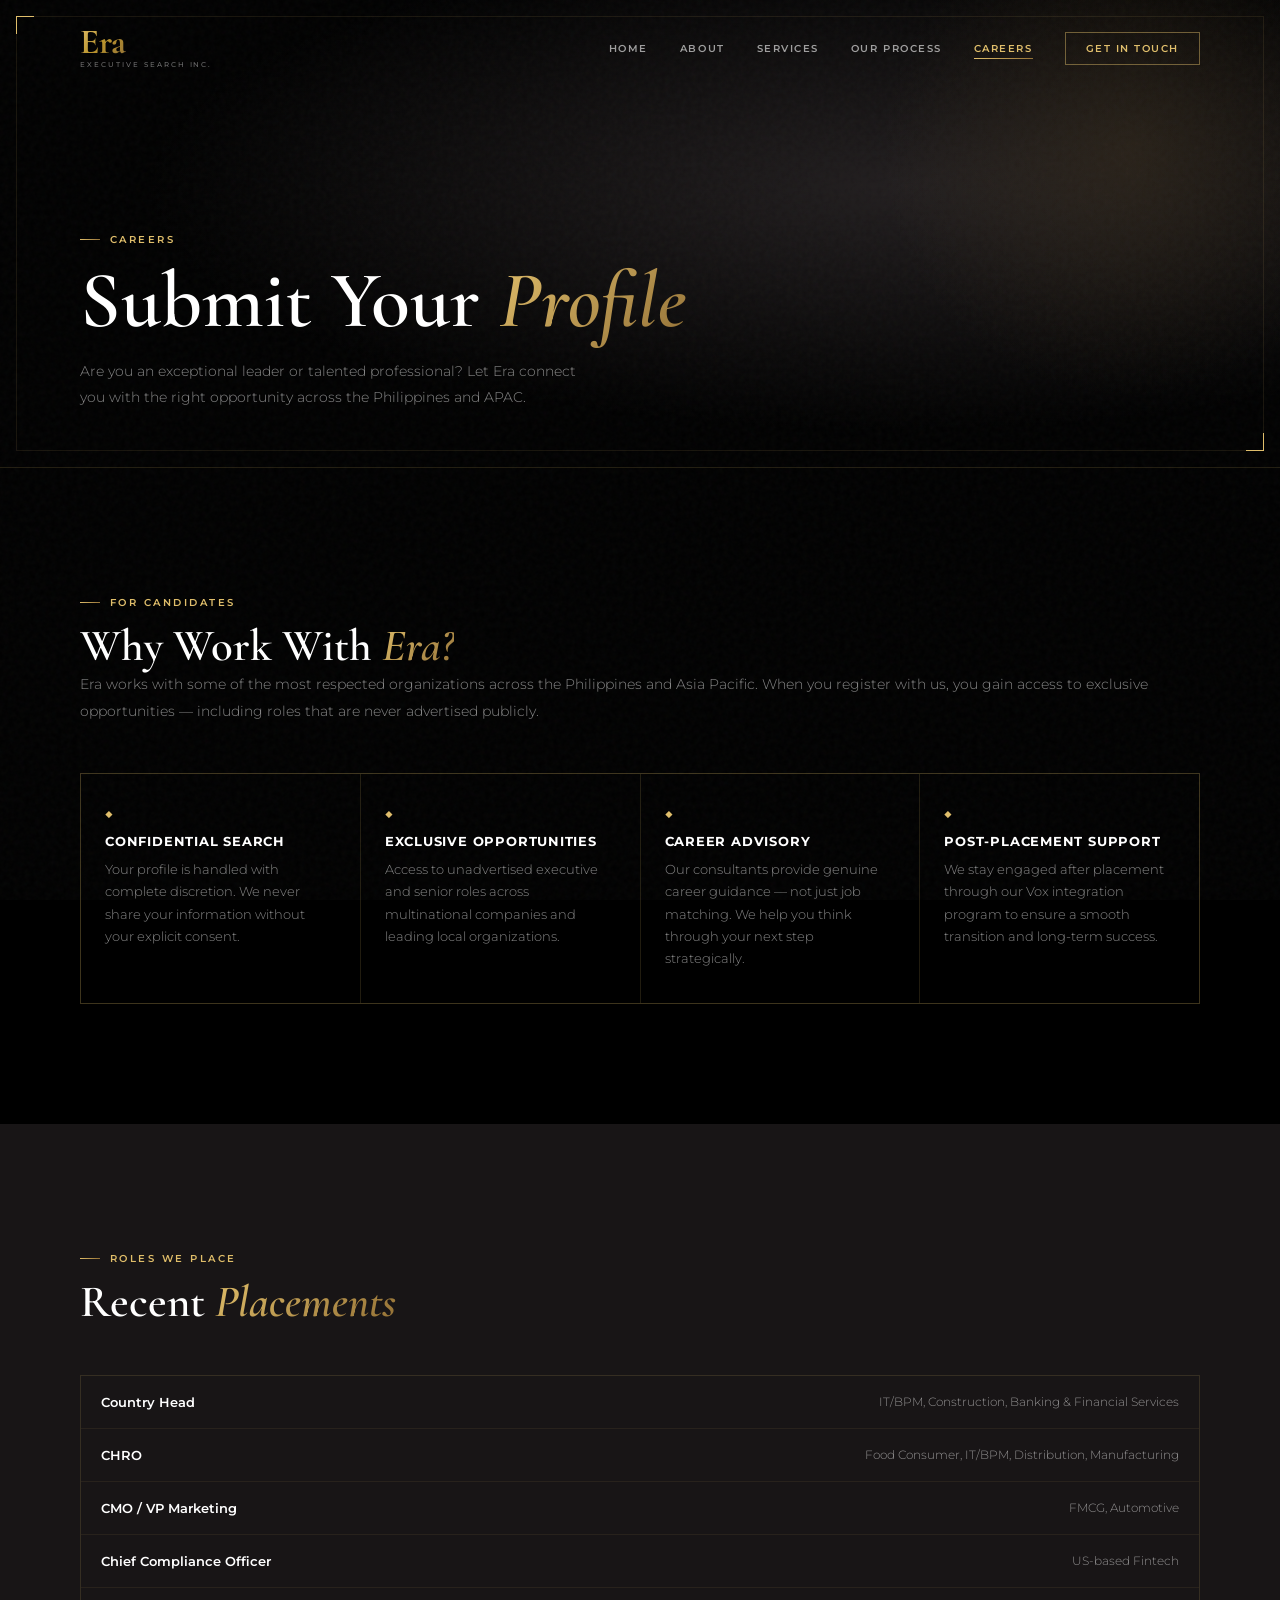
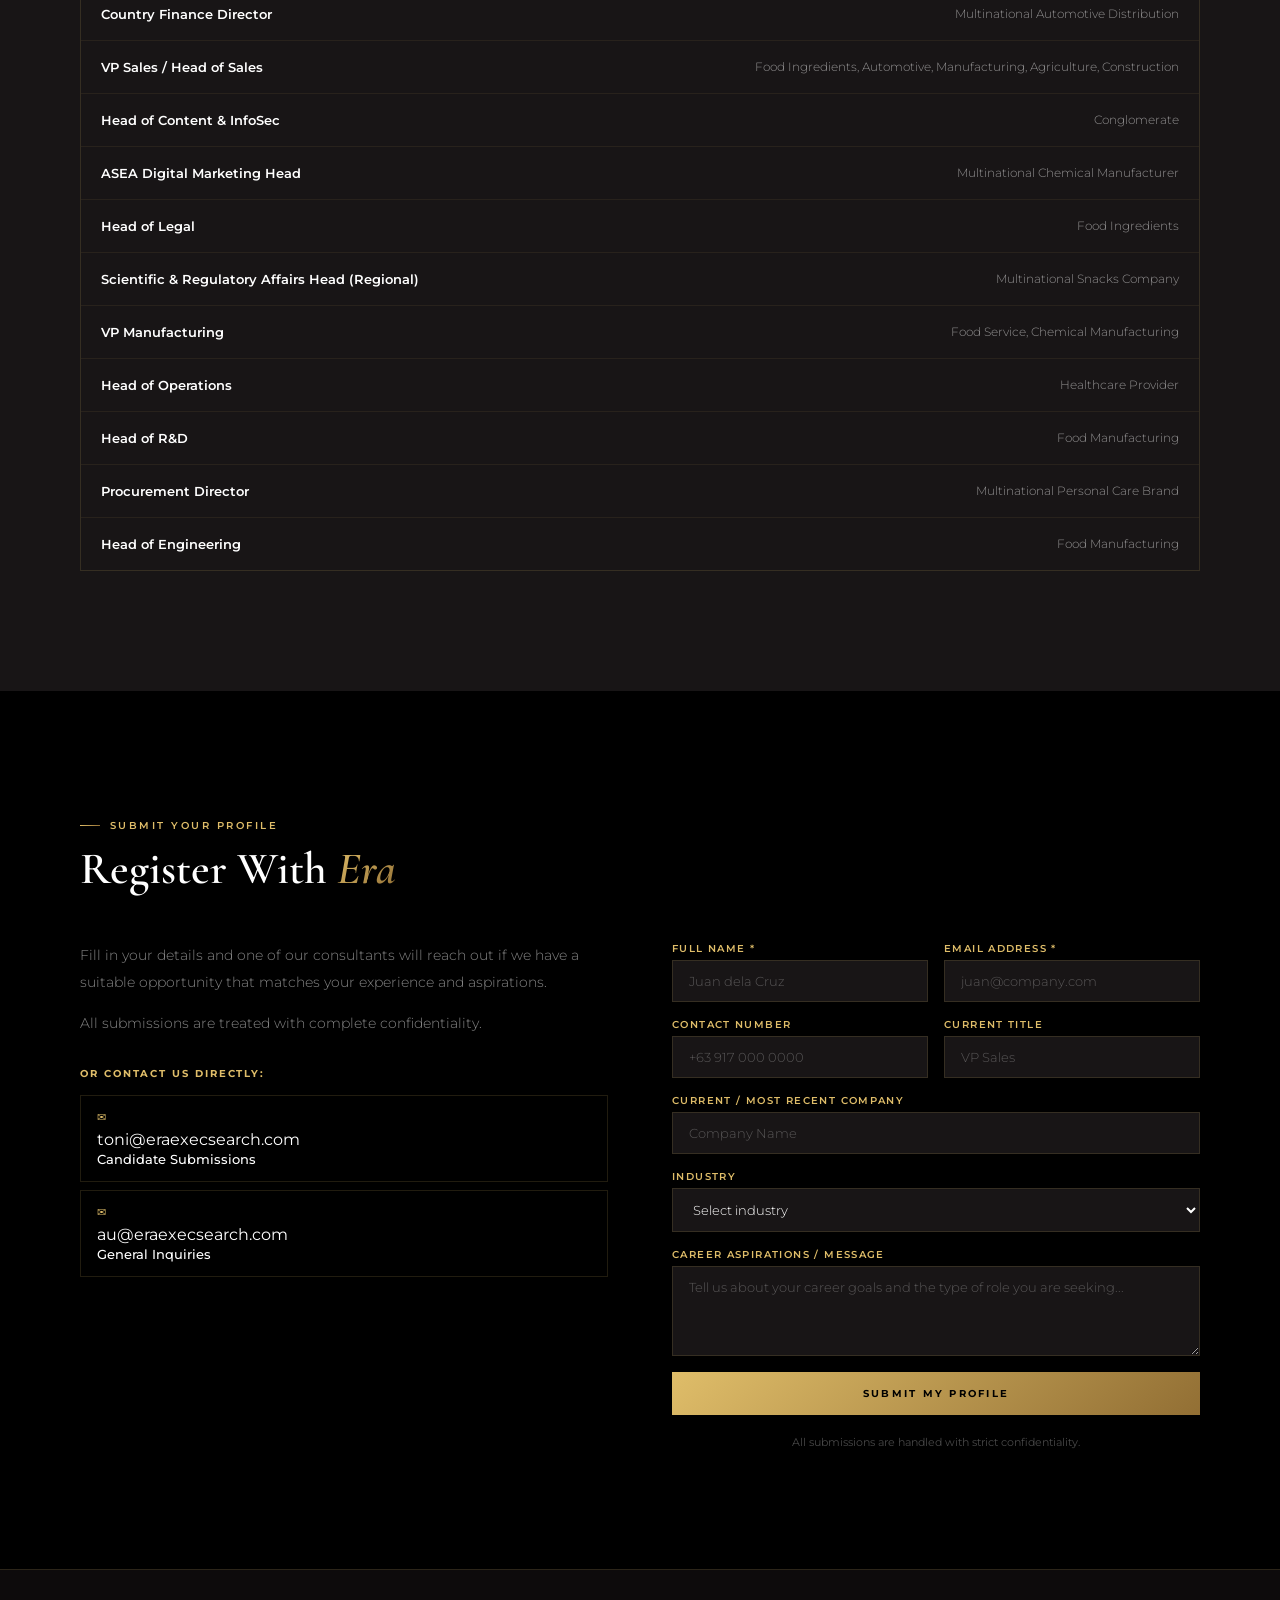
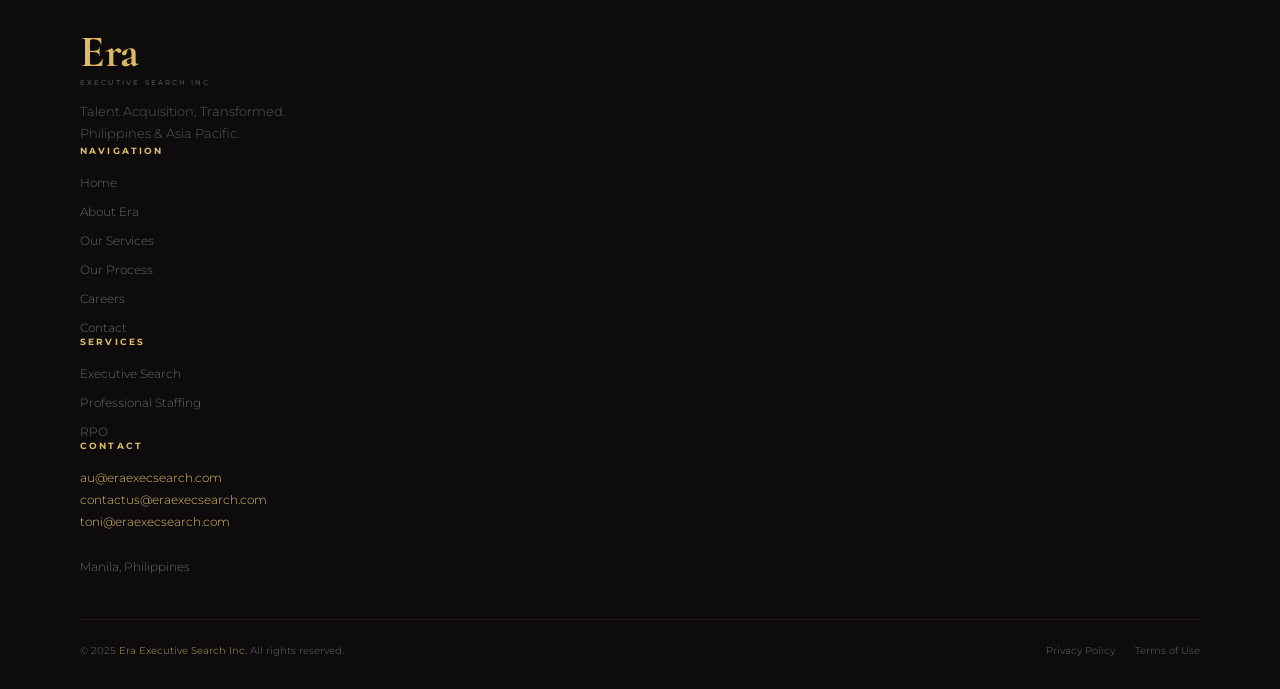
<file: careers.html>
<!DOCTYPE html>
<html lang="en">
<head>
  <meta charset="UTF-8"/>
  <meta name="viewport" content="width=device-width, initial-scale=1.0, viewport-fit=cover"/>
  <meta name="theme-color" content="#DFBD69"/>
  <meta name="mobile-web-app-capable" content="yes"/>
  <meta name="apple-mobile-web-app-capable" content="yes"/>
  <meta name="apple-mobile-web-app-status-bar-style" content="black-translucent"/>
  <meta name="apple-mobile-web-app-title" content="Era ESI"/>
  <meta name="description" content="Era Executive Search Inc. — Talent Acquisition, Transformed. Executive Search, Staffing &amp; RPO across the Philippines and APAC."/>
  <title>Careers — Submit Your Profile — Era Executive Search Inc.</title>
  <meta property="og:title" content="Era Executive Search Inc."/>
  <meta property="og:description" content="Talent Acquisition, Transformed. Executive Search &amp; Talent Advisory across the Philippines and APAC."/>
  <meta property="og:image" content="https://eraexecsearch.com/images/og-image.jpg"/>
  <meta property="og:url" content="https://eraexecsearch.com/careers.html"/>
  <meta property="og:type" content="website"/>
  <meta name="twitter:card" content="summary_large_image"/>
  <meta name="twitter:image" content="https://eraexecsearch.com/images/og-image.jpg"/>
  <meta name="keywords" content="executive search philippines, headhunter philippines, recruitment agency philippines, APAC executive search, RPO philippines, talent advisory"/>
  <meta name="robots" content="index, follow"/>
  <link rel="canonical" href="https://eraexecsearch.com/careers.html"/>
  <link rel="manifest" href="manifest.json"/>
  <link rel="apple-touch-icon" href="icons/icon-192.png"/>
  <link rel="icon" type="image/x-icon" href="favicon.ico"/>
  <link rel="icon" type="image/png" sizes="32x32" href="icons/icon-96.png"/>
  <link rel="apple-touch-icon" sizes="180x180" href="icons/apple-touch-icon.png"/>
  <link rel="preconnect" href="https://fonts.googleapis.com"/>
  <link rel="preconnect" href="https://fonts.gstatic.com" crossorigin/>
  <link href="https://fonts.googleapis.com/css2?family=Cormorant+Garamond:ital,wght@0,400;0,500;0,600;0,700;1,400;1,600&family=Montserrat:ital,wght@0,300;0,400;0,500;0,600;0,700;1,300;1,600&display=swap" rel="stylesheet"/>
  <link rel="stylesheet" href="css/style.css"/>
  <link rel="stylesheet" href="css/careers.css"/>
</head>
<body>
<div id="overlay" class="mobile-overlay"></div>
<div id="mobile-menu" class="mobile-menu">
  <div class="mobile-logo-top">
    <span class="nav-era">Era</span>
    <span class="nav-esi">Executive Search Inc.</span>
  </div>
  <ul class="mobile-nav-links">
    <li><a href="index.html" >Home <span class="arr">→</span></a></li>
    <li><a href="about.html" >About <span class="arr">→</span></a></li>
    <li><a href="services.html" >Services <span class="arr">→</span></a></li>
    <li><a href="process.html" >Our Process <span class="arr">→</span></a></li>
    <li><a href="careers.html" class='active'>Careers <span class="arr">→</span></a></li>
    <li><a href="contact.html" >Contact <span class="arr">→</span></a></li>
  </ul>
  <div class="mobile-menu-foot">
    <a href="contact.html" class="btn btn-gold">Get in Touch</a>
    <div class="mobile-contact-sm">
      <a href="mailto:contactus@eraexecsearch.com">contactus@eraexecsearch.com</a><br/>
      Manila, Philippines &amp; APAC
    </div>
  </div>
</div>
<div id="install-banner">
  <div class="install-icon">E</div>
  <div class="install-text"><strong>Install Era ESI</strong><span>Add to home screen</span></div>
  <button class="install-act" id="install-btn">Install</button>
  <button class="install-x" id="install-close">✕</button>
</div>
<nav id="nav">
  <a href="index.html" class="nav-logo">
    <div class="nav-logo-wrap">
      <span class="nav-era">Era</span>
      <span class="nav-esi">Executive Search Inc.</span>
    </div>
  </a>
  <ul class="nav-links">
    <li><a href="index.html" >Home</a></li>
    <li><a href="about.html" >About</a></li>
    <li><a href="services.html" >Services</a></li>
    <li><a href="process.html" >Our Process</a></li>
    <li><a href="careers.html" class='active'>Careers</a></li>
    <li><a href="contact.html" class="nav-cta-link">Get in Touch</a></li>
  </ul>
  <button class="hamburger" id="hamburger" aria-label="Menu">
    <span></span><span></span><span></span>
  </button>
</nav>
<div class="page-hero">
  <div class="page-hero-bg"></div>
  <div class="page-hero-orb"></div>
  <div class="page-hero-frame"></div>
  <div class="page-hero-content">
    <div class="eyebrow reveal">Careers</div>
    <h1 class="page-hero-title serif reveal d1">Submit Your <em class="gold-text">Profile</em></h1>
    <p class="page-hero-sub reveal d2">Are you an exceptional leader or talented professional? Let Era connect you with the right opportunity across the Philippines and APAC.</p>
  </div>
</div>

<section class="section section-black">
  <div class="careers-intro reveal">
    <div class="eyebrow">For Candidates</div>
    <h2 class="section-title serif">Why Work With <em class="gold-text">Era?</em></h2>
    <p class="body-text">Era works with some of the most respected organizations across the Philippines and Asia Pacific. When you register with us, you gain access to exclusive opportunities — including roles that are never advertised publicly.</p>
  </div>
  <div class="careers-benefits">
    <div class="car-benefit reveal"><div class="car-b-icon">◆</div><h4>Confidential Search</h4><p>Your profile is handled with complete discretion. We never share your information without your explicit consent.</p></div>
    <div class="car-benefit reveal d1"><div class="car-b-icon">◆</div><h4>Exclusive Opportunities</h4><p>Access to unadvertised executive and senior roles across multinational companies and leading local organizations.</p></div>
    <div class="car-benefit reveal d2"><div class="car-b-icon">◆</div><h4>Career Advisory</h4><p>Our consultants provide genuine career guidance — not just job matching. We help you think through your next step strategically.</p></div>
    <div class="car-benefit reveal d3"><div class="car-b-icon">◆</div><h4>Post-Placement Support</h4><p>We stay engaged after placement through our Vox integration program to ensure a smooth transition and long-term success.</p></div>
  </div>
</section>

<section class="section section-dark">
  <div class="section-hdr reveal"><div class="eyebrow">Roles We Place</div><h2 class="section-title serif">Recent <em class="gold-text">Placements</em></h2></div>
  <div class="placements-list reveal">
    <div class="placement-row"><span class="pl-role">Country Head</span><span class="pl-sector">IT/BPM, Construction, Banking &amp; Financial Services</span></div>
    <div class="placement-row"><span class="pl-role">CHRO</span><span class="pl-sector">Food Consumer, IT/BPM, Distribution, Manufacturing</span></div>
    <div class="placement-row"><span class="pl-role">CMO / VP Marketing</span><span class="pl-sector">FMCG, Automotive</span></div>
    <div class="placement-row"><span class="pl-role">Chief Compliance Officer</span><span class="pl-sector">US-based Fintech</span></div>
    <div class="placement-row"><span class="pl-role">Country Finance Director</span><span class="pl-sector">Multinational Automotive Distribution</span></div>
    <div class="placement-row"><span class="pl-role">VP Sales / Head of Sales</span><span class="pl-sector">Food Ingredients, Automotive, Manufacturing, Agriculture, Construction</span></div>
    <div class="placement-row"><span class="pl-role">Head of Content &amp; InfoSec</span><span class="pl-sector">Conglomerate</span></div>
    <div class="placement-row"><span class="pl-role">ASEA Digital Marketing Head</span><span class="pl-sector">Multinational Chemical Manufacturer</span></div>
    <div class="placement-row"><span class="pl-role">Head of Legal</span><span class="pl-sector">Food Ingredients</span></div>
    <div class="placement-row"><span class="pl-role">Scientific &amp; Regulatory Affairs Head (Regional)</span><span class="pl-sector">Multinational Snacks Company</span></div>
    <div class="placement-row"><span class="pl-role">VP Manufacturing</span><span class="pl-sector">Food Service, Chemical Manufacturing</span></div>
    <div class="placement-row"><span class="pl-role">Head of Operations</span><span class="pl-sector">Healthcare Provider</span></div>
    <div class="placement-row"><span class="pl-role">Head of R&amp;D</span><span class="pl-sector">Food Manufacturing</span></div>
    <div class="placement-row"><span class="pl-role">Procurement Director</span><span class="pl-sector">Multinational Personal Care Brand</span></div>
    <div class="placement-row"><span class="pl-role">Head of Engineering</span><span class="pl-sector">Food Manufacturing</span></div>
  </div>
</section>

<section class="section section-black">
  <div class="section-hdr reveal"><div class="eyebrow">Submit Your Profile</div><h2 class="section-title serif">Register With <em class="gold-text">Era</em></h2></div>
  <div class="submit-profile-grid">
    <div class="submit-info reveal">
      <p class="body-text">Fill in your details and one of our consultants will reach out if we have a suitable opportunity that matches your experience and aspirations.</p>
      <p class="body-text">All submissions are treated with complete confidentiality.</p>
      <div class="submit-contact-alts">
        <div class="sca-title">Or contact us directly:</div>
        <a href="mailto:toni@eraexecsearch.com" class="sca-item"><span class="sca-icon">✉</span>toni@eraexecsearch.com<span class="sca-label">Candidate Submissions</span></a>
        <a href="mailto:au@eraexecsearch.com" class="sca-item"><span class="sca-icon">✉</span>au@eraexecsearch.com<span class="sca-label">General Inquiries</span></a>
      </div>
    </div>
    <div class="submit-form-wrap reveal d2">
      <form class="era-form" action="https://formspree.io/f/YOUR_FORMSPREE_CODE" method="POST">
        <div class="form-row">
          <div class="form-field"><label>Full Name *</label><input type="text" name="name" placeholder="Juan dela Cruz" required/></div>
          <div class="form-field"><label>Email Address *</label><input type="email" name="email" placeholder="juan@company.com" required/></div>
        </div>
        <div class="form-row">
          <div class="form-field"><label>Contact Number</label><input type="tel" name="phone" placeholder="+63 917 000 0000"/></div>
          <div class="form-field"><label>Current Title</label><input type="text" name="title" placeholder="VP Sales"/></div>
        </div>
        <div class="form-field"><label>Current / Most Recent Company</label><input type="text" name="company" placeholder="Company Name"/></div>
        <div class="form-field"><label>Industry</label>
          <select name="industry">
            <option value="">Select industry</option>
            <option>Banking &amp; Finance</option><option>IT / BPM</option><option>FMCG &amp; Consumer</option>
            <option>Manufacturing</option><option>Automotive</option><option>Healthcare</option>
            <option>Construction</option><option>Chemical &amp; Sciences</option><option>Food &amp; Beverage</option>
            <option>Agriculture</option><option>Distribution</option><option>Fintech &amp; Digital</option><option>Other</option>
          </select>
        </div>
        <div class="form-field"><label>Career Aspirations / Message</label><textarea name="message" rows="4" placeholder="Tell us about your career goals and the type of role you are seeking..."></textarea></div>
        <input type="hidden" name="_subject" value="New Candidate Profile — Era Executive Search"/>
        <button type="submit" class="btn btn-gold" style="width:100%;text-align:center;">Submit My Profile</button>
        <p class="form-note">All submissions are handled with strict confidentiality.</p>
      </form>
    </div>
  </div>
</section>

<footer>
  <div class="footer-inner">
    <div class="footer-brand">
      <div class="footer-logo-wrap">
      <span class="footer-era">Era</span>
      <span class="footer-esi">Executive Search Inc.</span>
    </div>
      <p class="footer-tagline">Talent Acquisition, Transformed.<br/>Philippines &amp; Asia Pacific.</p>
    </div>
    <div>
      <div class="footer-col-title">Navigation</div>
      <ul class="footer-links">
        <li><a href="index.html">Home</a></li>
        <li><a href="about.html">About Era</a></li>
        <li><a href="services.html">Our Services</a></li>
        <li><a href="process.html">Our Process</a></li>
        <li><a href="careers.html">Careers</a></li>
        <li><a href="contact.html">Contact</a></li>
      </ul>
    </div>
    <div>
      <div class="footer-col-title">Services</div>
      <ul class="footer-links">
        <li><a href="services.html#executive-search">Executive Search</a></li>
        <li><a href="services.html#staffing">Professional Staffing</a></li>
        <li><a href="services.html#rpo">RPO</a></li>
      </ul>
    </div>
    <div>
      <div class="footer-col-title">Contact</div>
      <div class="footer-contact-info">
        <a href="mailto:au@eraexecsearch.com">au@eraexecsearch.com</a><br/>
        <a href="mailto:contactus@eraexecsearch.com">contactus@eraexecsearch.com</a><br/>
        <a href="mailto:toni@eraexecsearch.com">toni@eraexecsearch.com</a><br/><br/>
        Manila, Philippines
      </div>
    </div>
  </div>
  <div class="footer-bottom">
    <div class="footer-copy">© 2025 <span>Era Executive Search Inc.</span> All rights reserved.</div>
    <div class="footer-legal">
      <a href="#">Privacy Policy</a>
      <a href="#">Terms of Use</a>
    </div>
  </div>
</footer>
<script src="js/app.js"></script>
</body>
</html>
</file>
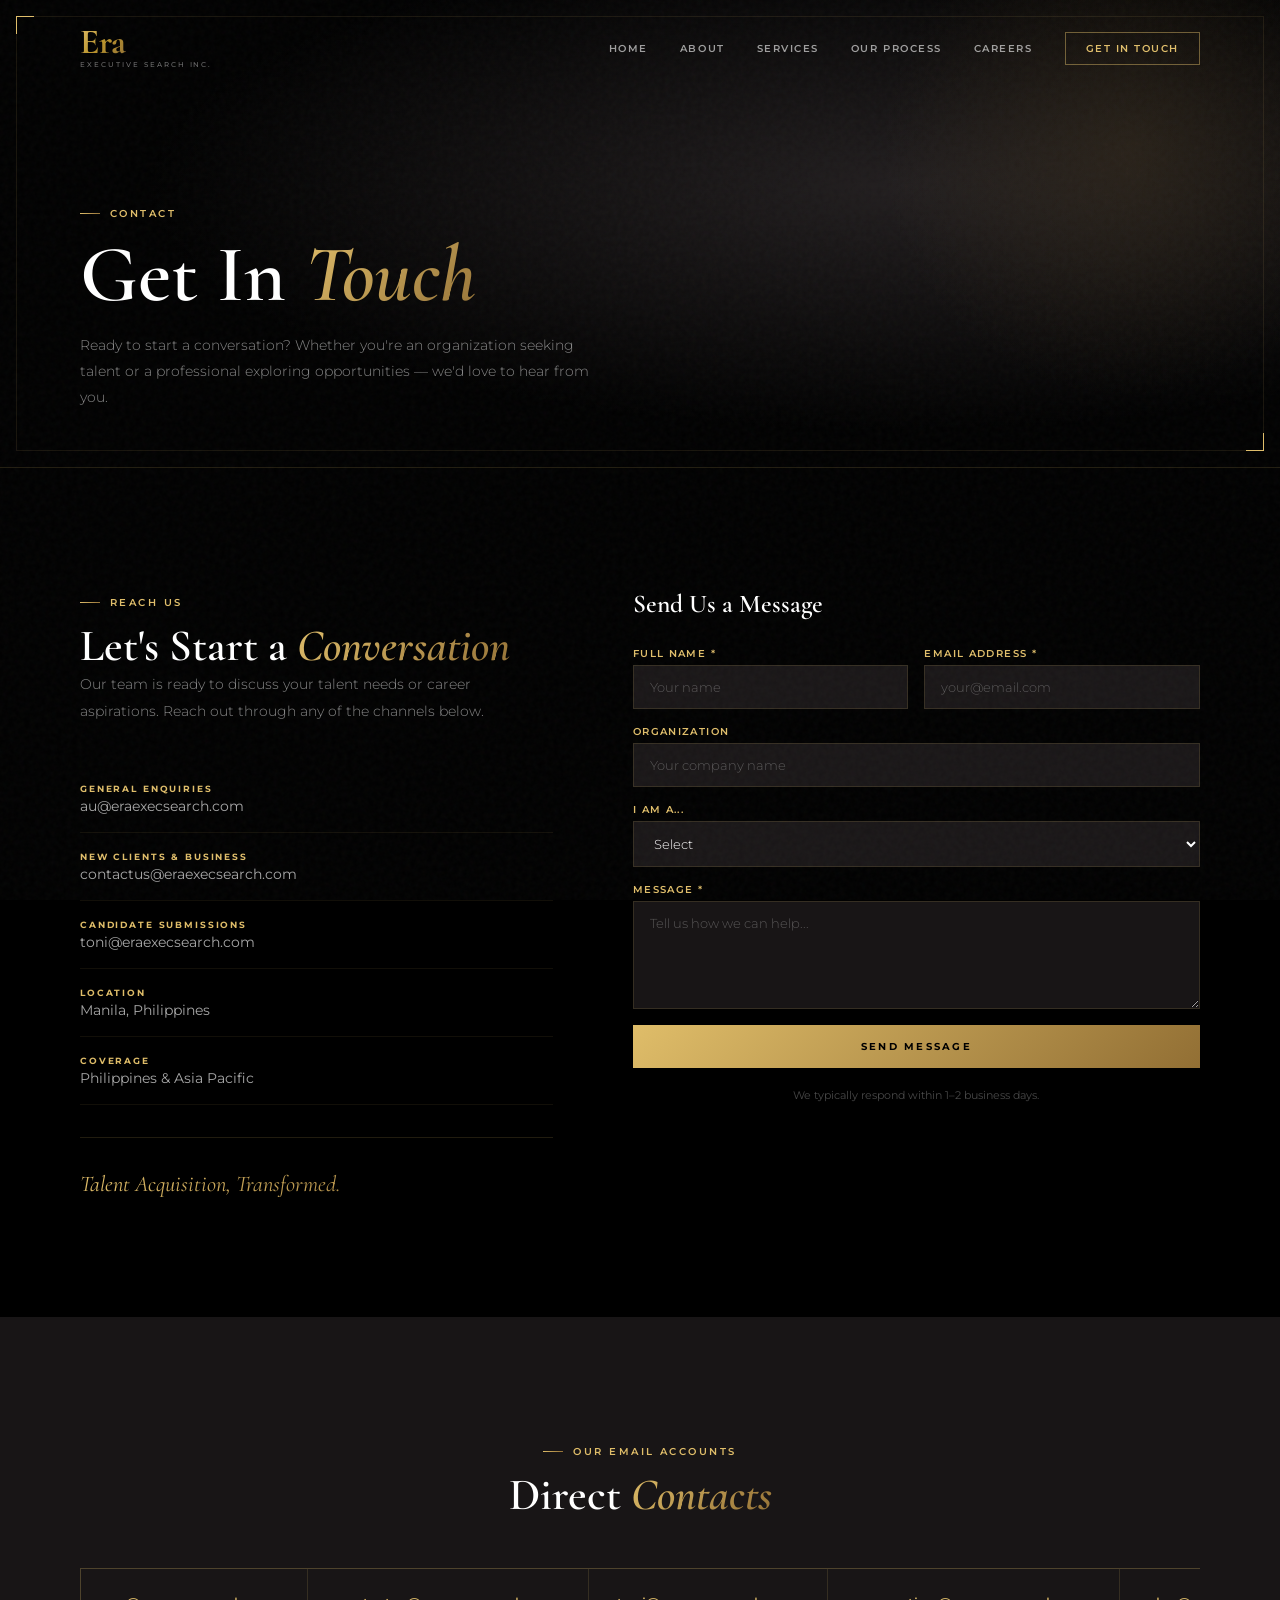
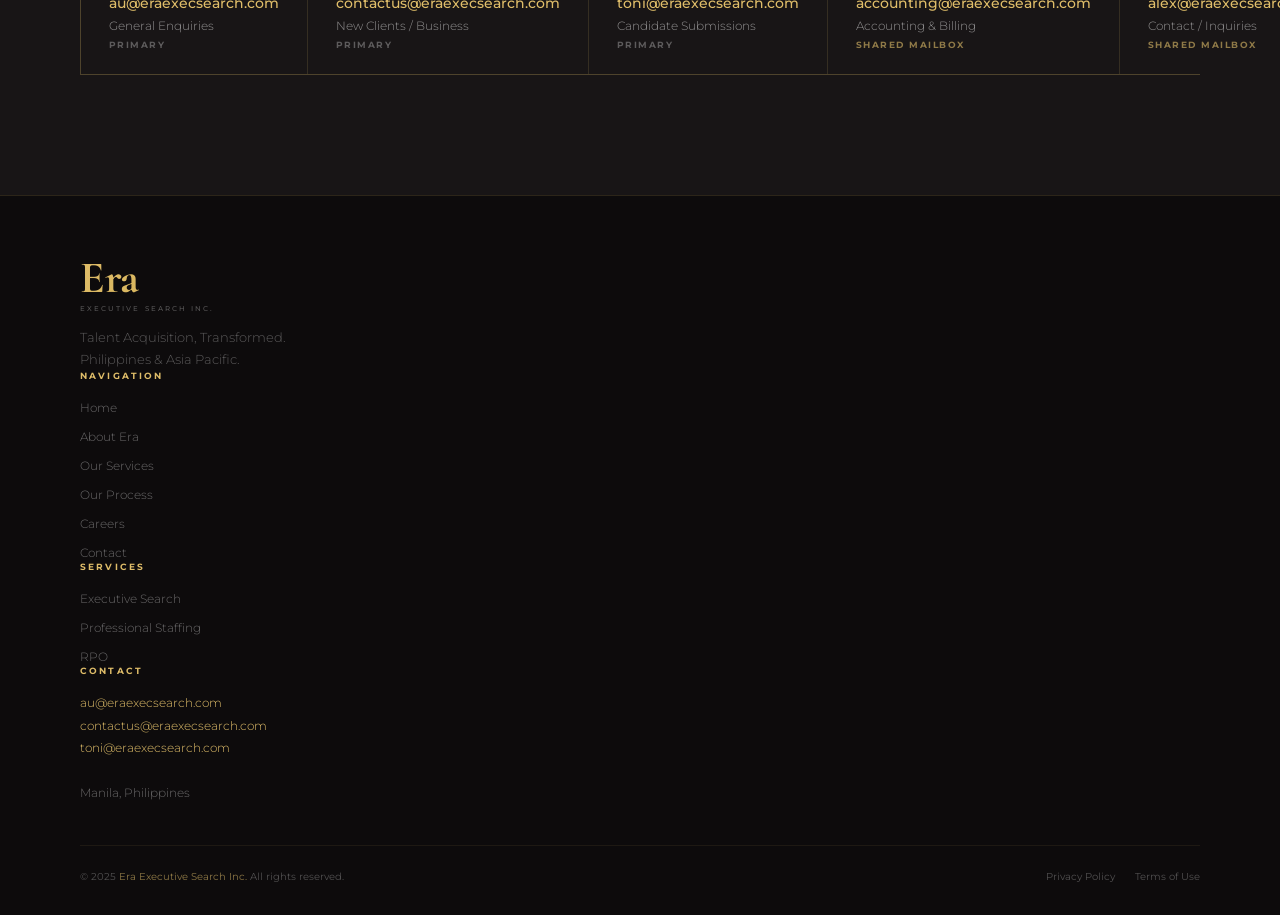
<file: contact.html>
<!DOCTYPE html>
<html lang="en">
<head>
  <meta charset="UTF-8"/>
  <meta name="viewport" content="width=device-width, initial-scale=1.0, viewport-fit=cover"/>
  <meta name="theme-color" content="#DFBD69"/>
  <meta name="mobile-web-app-capable" content="yes"/>
  <meta name="apple-mobile-web-app-capable" content="yes"/>
  <meta name="apple-mobile-web-app-status-bar-style" content="black-translucent"/>
  <meta name="apple-mobile-web-app-title" content="Era ESI"/>
  <meta name="description" content="Era Executive Search Inc. — Talent Acquisition, Transformed. Executive Search, Staffing &amp; RPO across the Philippines and APAC."/>
  <title>Contact Us — Era Executive Search Inc.</title>
  <meta property="og:title" content="Era Executive Search Inc."/>
  <meta property="og:description" content="Talent Acquisition, Transformed. Executive Search &amp; Talent Advisory across the Philippines and APAC."/>
  <meta property="og:image" content="https://eraexecsearch.com/images/og-image.jpg"/>
  <meta property="og:url" content="https://eraexecsearch.com/contact.html"/>
  <meta property="og:type" content="website"/>
  <meta name="twitter:card" content="summary_large_image"/>
  <meta name="twitter:image" content="https://eraexecsearch.com/images/og-image.jpg"/>
  <meta name="keywords" content="executive search philippines, headhunter philippines, recruitment agency philippines, APAC executive search, RPO philippines, talent advisory"/>
  <meta name="robots" content="index, follow"/>
  <link rel="canonical" href="https://eraexecsearch.com/contact.html"/>
  <link rel="manifest" href="manifest.json"/>
  <link rel="apple-touch-icon" href="icons/icon-192.png"/>
  <link rel="icon" type="image/x-icon" href="favicon.ico"/>
  <link rel="icon" type="image/png" sizes="32x32" href="icons/icon-96.png"/>
  <link rel="apple-touch-icon" sizes="180x180" href="icons/apple-touch-icon.png"/>
  <link rel="preconnect" href="https://fonts.googleapis.com"/>
  <link rel="preconnect" href="https://fonts.gstatic.com" crossorigin/>
  <link href="https://fonts.googleapis.com/css2?family=Cormorant+Garamond:ital,wght@0,400;0,500;0,600;0,700;1,400;1,600&family=Montserrat:ital,wght@0,300;0,400;0,500;0,600;0,700;1,300;1,600&display=swap" rel="stylesheet"/>
  <link rel="stylesheet" href="css/style.css"/>
  <link rel="stylesheet" href="css/contact.css"/>
</head>
<body>
<div id="overlay" class="mobile-overlay"></div>
<div id="mobile-menu" class="mobile-menu">
  <div class="mobile-logo-top">
    <span class="nav-era">Era</span>
    <span class="nav-esi">Executive Search Inc.</span>
  </div>
  <ul class="mobile-nav-links">
    <li><a href="index.html" >Home <span class="arr">→</span></a></li>
    <li><a href="about.html" >About <span class="arr">→</span></a></li>
    <li><a href="services.html" >Services <span class="arr">→</span></a></li>
    <li><a href="process.html" >Our Process <span class="arr">→</span></a></li>
    <li><a href="careers.html" >Careers <span class="arr">→</span></a></li>
    <li><a href="contact.html" class='active'>Contact <span class="arr">→</span></a></li>
  </ul>
  <div class="mobile-menu-foot">
    <a href="contact.html" class="btn btn-gold">Get in Touch</a>
    <div class="mobile-contact-sm">
      <a href="mailto:contactus@eraexecsearch.com">contactus@eraexecsearch.com</a><br/>
      Manila, Philippines &amp; APAC
    </div>
  </div>
</div>
<div id="install-banner">
  <div class="install-icon">E</div>
  <div class="install-text"><strong>Install Era ESI</strong><span>Add to home screen</span></div>
  <button class="install-act" id="install-btn">Install</button>
  <button class="install-x" id="install-close">✕</button>
</div>
<nav id="nav">
  <a href="index.html" class="nav-logo">
    <div class="nav-logo-wrap">
      <span class="nav-era">Era</span>
      <span class="nav-esi">Executive Search Inc.</span>
    </div>
  </a>
  <ul class="nav-links">
    <li><a href="index.html" >Home</a></li>
    <li><a href="about.html" >About</a></li>
    <li><a href="services.html" >Services</a></li>
    <li><a href="process.html" >Our Process</a></li>
    <li><a href="careers.html" >Careers</a></li>
    <li><a href="contact.html" class="nav-cta-link">Get in Touch</a></li>
  </ul>
  <button class="hamburger" id="hamburger" aria-label="Menu">
    <span></span><span></span><span></span>
  </button>
</nav>
<div class="page-hero">
  <div class="page-hero-bg"></div>
  <div class="page-hero-orb"></div>
  <div class="page-hero-frame"></div>
  <div class="page-hero-content">
    <div class="eyebrow reveal">Contact</div>
    <h1 class="page-hero-title serif reveal d1">Get In <em class="gold-text">Touch</em></h1>
    <p class="page-hero-sub reveal d2">Ready to start a conversation? Whether you're an organization seeking talent or a professional exploring opportunities — we'd love to hear from you.</p>
  </div>
</div>

<section class="section section-black">
  <div class="contact-grid">
    <div class="contact-info reveal">
      <div class="eyebrow">Reach Us</div>
      <h2 class="section-title serif">Let's Start a <em class="gold-text">Conversation</em></h2>
      <p class="body-text" style="margin-bottom:40px;">Our team is ready to discuss your talent needs or career aspirations. Reach out through any of the channels below.</p>
      <div class="contact-channels">
        <div class="cc-item">
          <div class="cc-content">
            <div class="cc-label">General Enquiries</div>
            <a href="mailto:au@eraexecsearch.com">au@eraexecsearch.com</a>
          </div>
        </div>
        <div class="cc-item">
          <div class="cc-content">
            <div class="cc-label">New Clients &amp; Business</div>
            <a href="mailto:contactus@eraexecsearch.com">contactus@eraexecsearch.com</a>
          </div>
        </div>
        <div class="cc-item">
          <div class="cc-content">
            <div class="cc-label">Candidate Submissions</div>
            <a href="mailto:toni@eraexecsearch.com">toni@eraexecsearch.com</a>
          </div>
        </div>
        <div class="cc-item">
          <div class="cc-content">
            <div class="cc-label">Location</div>
            <span>Manila, Philippines</span>
          </div>
        </div>
        <div class="cc-item">
          <div class="cc-content">
            <div class="cc-label">Coverage</div>
            <span>Philippines &amp; Asia Pacific</span>
          </div>
        </div>
      </div>
      <div class="contact-divider"></div>
      <div class="contact-tagline serif gold-text">Talent Acquisition, Transformed.</div>
    </div>
    <div class="contact-form-wrap reveal d2">
      <h3 class="cf-title serif">Send Us a Message</h3>
      <form class="era-form" action="https://formspree.io/f/YOUR_FORMSPREE_CODE" method="POST">
        <div class="form-row">
          <div class="form-field"><label>Full Name *</label><input type="text" name="name" placeholder="Your name" required/></div>
          <div class="form-field"><label>Email Address *</label><input type="email" name="email" placeholder="your@email.com" required/></div>
        </div>
        <div class="form-field"><label>Organization</label><input type="text" name="org" placeholder="Your company name"/></div>
        <div class="form-field"><label>I am a...</label>
          <select name="type">
            <option value="">Select</option>
            <option>Company / HR Leader seeking talent</option>
            <option>Professional seeking opportunities</option>
            <option>General inquiry</option>
          </select>
        </div>
        <div class="form-field"><label>Message *</label><textarea name="message" rows="5" placeholder="Tell us how we can help..." required></textarea></div>
        <input type="hidden" name="_subject" value="New Inquiry — Era Executive Search"/>
        <button type="submit" class="btn btn-gold" style="width:100%;text-align:center;">Send Message</button>
        <p class="form-note">We typically respond within 1–2 business days.</p>
      </form>
    </div>
  </div>
</section>

<section class="section section-dark">
  <div class="section-hdr reveal" style="text-align:center"><div class="eyebrow" style="justify-content:center">Our Email Accounts</div><h2 class="section-title serif">Direct <em class="gold-text">Contacts</em></h2></div>
  <div class="email-accounts-grid reveal">
    <div class="ea-card"><div class="ea-email"><a href="mailto:au@eraexecsearch.com">au@eraexecsearch.com</a></div><div class="ea-purpose">General Enquiries</div><div class="ea-type">Primary</div></div>
    <div class="ea-card"><div class="ea-email"><a href="mailto:contactus@eraexecsearch.com">contactus@eraexecsearch.com</a></div><div class="ea-purpose">New Clients / Business</div><div class="ea-type">Primary</div></div>
    <div class="ea-card"><div class="ea-email"><a href="mailto:toni@eraexecsearch.com">toni@eraexecsearch.com</a></div><div class="ea-purpose">Candidate Submissions</div><div class="ea-type">Primary</div></div>
    <div class="ea-card"><div class="ea-email"><a href="mailto:accounting@eraexecsearch.com">accounting@eraexecsearch.com</a></div><div class="ea-purpose">Accounting &amp; Billing</div><div class="ea-type ea-shared">Shared Mailbox</div></div>
    <div class="ea-card"><div class="ea-email"><a href="mailto:alex@eraexecsearch.com">alex@eraexecsearch.com</a></div><div class="ea-purpose">Contact / Inquiries</div><div class="ea-type ea-shared">Shared Mailbox</div></div>
  </div>
</section>

<footer>
  <div class="footer-inner">
    <div class="footer-brand">
      <div class="footer-logo-wrap">
      <span class="footer-era">Era</span>
      <span class="footer-esi">Executive Search Inc.</span>
    </div>
      <p class="footer-tagline">Talent Acquisition, Transformed.<br/>Philippines &amp; Asia Pacific.</p>
    </div>
    <div>
      <div class="footer-col-title">Navigation</div>
      <ul class="footer-links">
        <li><a href="index.html">Home</a></li>
        <li><a href="about.html">About Era</a></li>
        <li><a href="services.html">Our Services</a></li>
        <li><a href="process.html">Our Process</a></li>
        <li><a href="careers.html">Careers</a></li>
        <li><a href="contact.html">Contact</a></li>
      </ul>
    </div>
    <div>
      <div class="footer-col-title">Services</div>
      <ul class="footer-links">
        <li><a href="services.html#executive-search">Executive Search</a></li>
        <li><a href="services.html#staffing">Professional Staffing</a></li>
        <li><a href="services.html#rpo">RPO</a></li>
      </ul>
    </div>
    <div>
      <div class="footer-col-title">Contact</div>
      <div class="footer-contact-info">
        <a href="mailto:au@eraexecsearch.com">au@eraexecsearch.com</a><br/>
        <a href="mailto:contactus@eraexecsearch.com">contactus@eraexecsearch.com</a><br/>
        <a href="mailto:toni@eraexecsearch.com">toni@eraexecsearch.com</a><br/><br/>
        Manila, Philippines
      </div>
    </div>
  </div>
  <div class="footer-bottom">
    <div class="footer-copy">© 2025 <span>Era Executive Search Inc.</span> All rights reserved.</div>
    <div class="footer-legal">
      <a href="#">Privacy Policy</a>
      <a href="#">Terms of Use</a>
    </div>
  </div>
</footer>
<script src="js/app.js"></script>
</body>
</html>
</file>
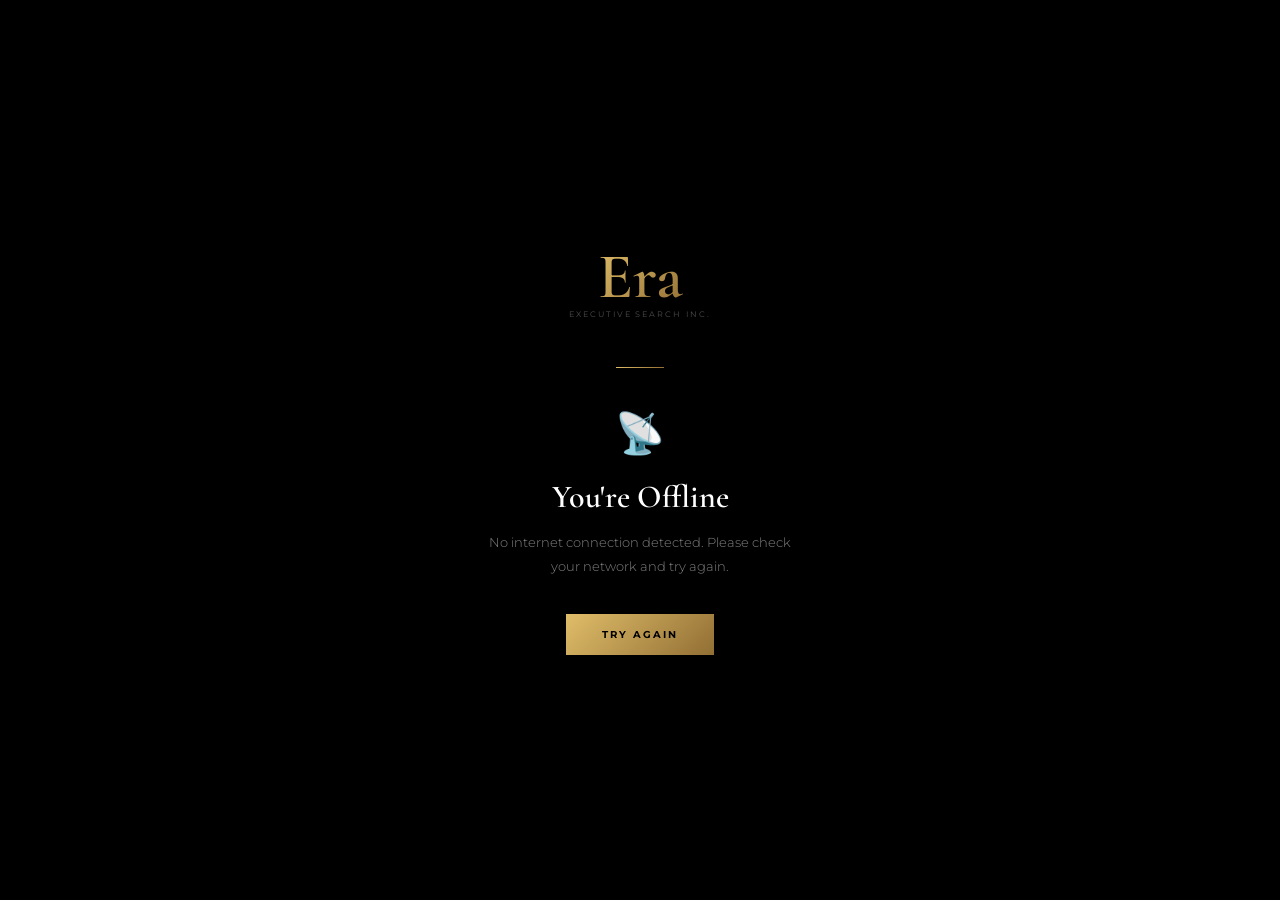
<file: offline.html>
<!DOCTYPE html>
<html lang="en">
<head>
  <meta charset="UTF-8"/><meta name="viewport" content="width=device-width, initial-scale=1.0"/>
  <title>Offline — Era Executive Search Inc.</title>
  <link href="https://fonts.googleapis.com/css2?family=Cormorant+Garamond:wght@600&family=Montserrat:wght@300;600&display=swap" rel="stylesheet"/>
  <style>
    *{box-sizing:border-box;margin:0;padding:0}
    body{background:#000;color:#fff;font-family:'Montserrat',sans-serif;min-height:100vh;display:flex;flex-direction:column;align-items:center;justify-content:center;text-align:center;padding:40px 24px}
    .era{font-family:'Cormorant Garamond',serif;font-size:4rem;font-weight:600;background:linear-gradient(135deg,#DFBD69,#926F34);-webkit-background-clip:text;-webkit-text-fill-color:transparent;background-clip:text;line-height:1}
    .sub{font-size:0.52rem;letter-spacing:0.24em;text-transform:uppercase;color:rgba(255,255,255,0.3);margin-bottom:48px}
    .line{width:48px;height:1px;background:linear-gradient(to right,#DFBD69,#926F34);margin:0 auto 40px}
    h1{font-family:'Cormorant Garamond',serif;font-size:2rem;font-weight:600;margin-bottom:14px}
    p{font-size:0.84rem;font-weight:300;line-height:1.8;color:rgba(255,255,255,0.5);max-width:320px;margin:0 auto 36px}
    button{padding:14px 36px;background:linear-gradient(135deg,#DFBD69,#926F34);color:#000;border:none;font-family:'Montserrat',sans-serif;font-size:0.64rem;font-weight:700;letter-spacing:0.2em;text-transform:uppercase;cursor:pointer}
  </style>
</head>
<body>
  <div class="era">Era</div>
  <div class="sub">Executive Search Inc.</div>
  <div class="line"></div>
  <div style="font-size:2.5rem;margin-bottom:20px">📡</div>
  <h1>You're Offline</h1>
  <p>No internet connection detected. Please check your network and try again.</p>
  <button onclick="location.reload()">Try Again</button>
</body>
</html>
</file>
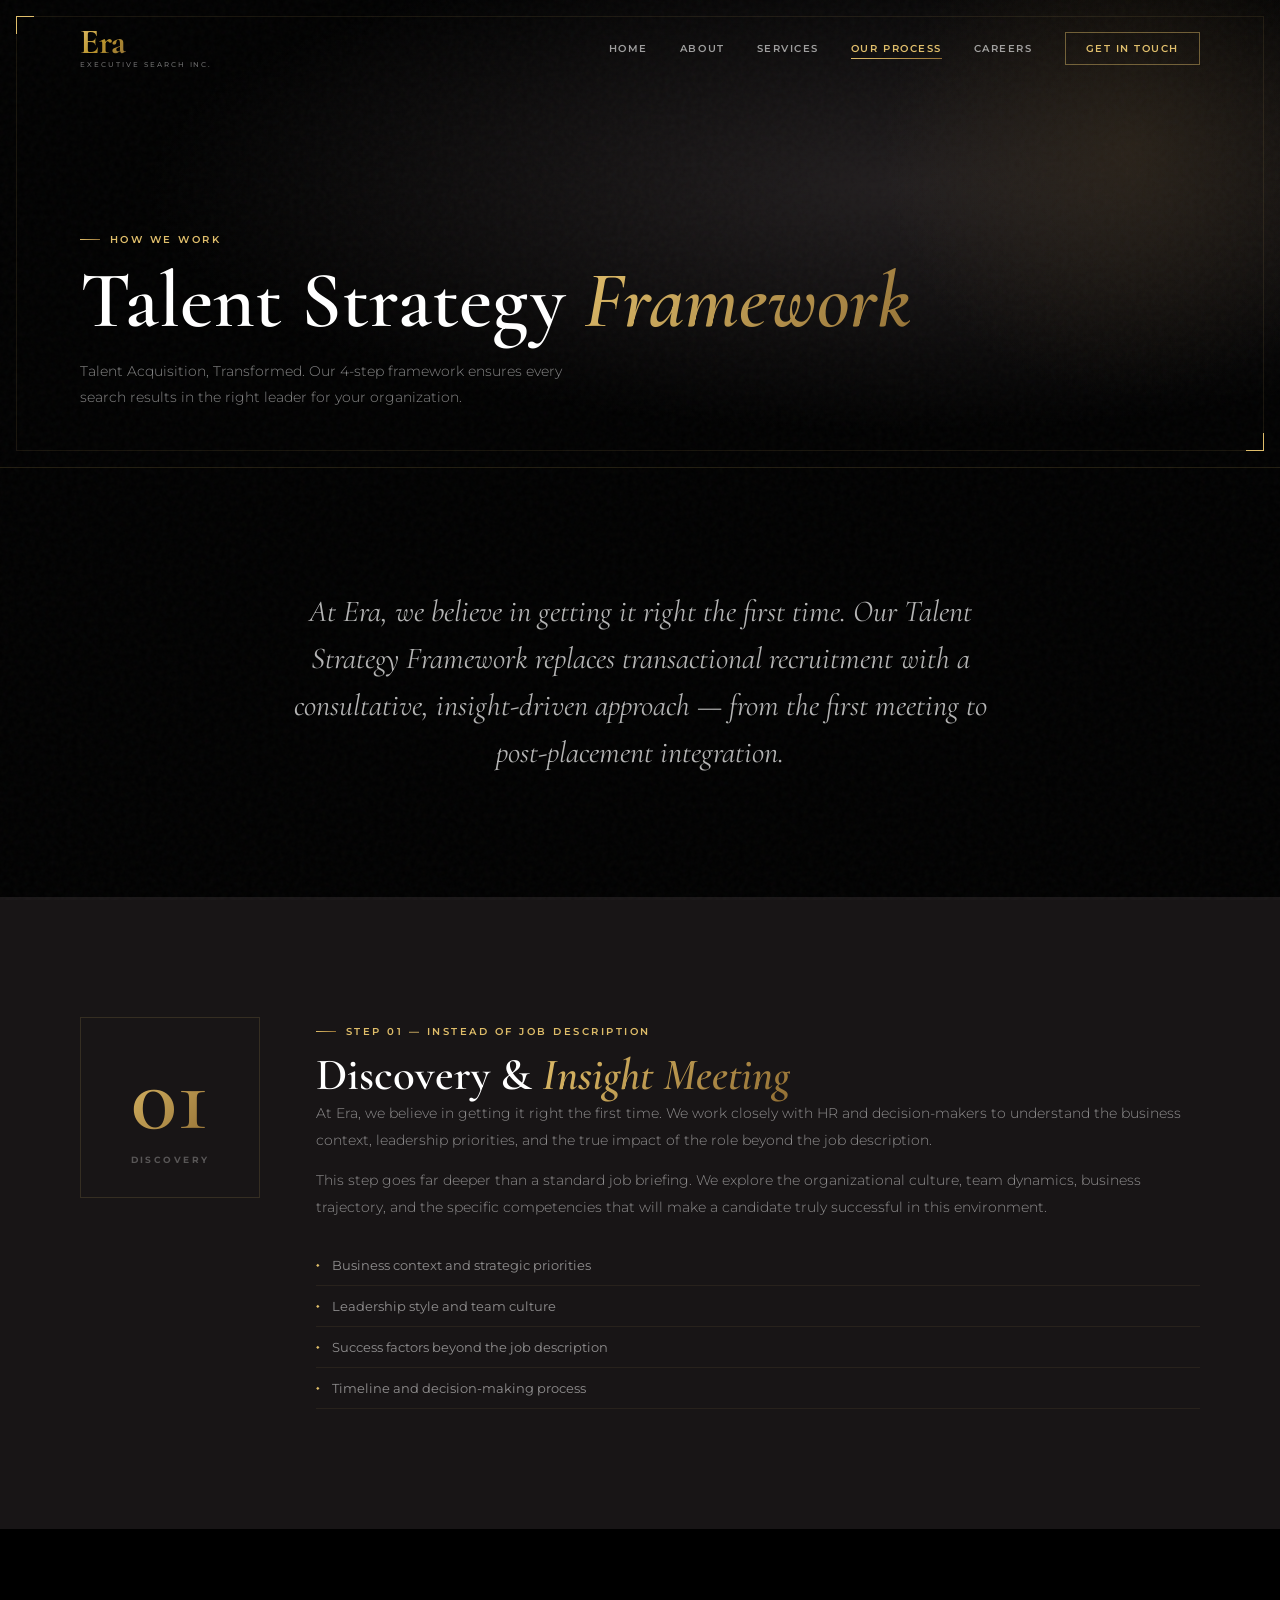
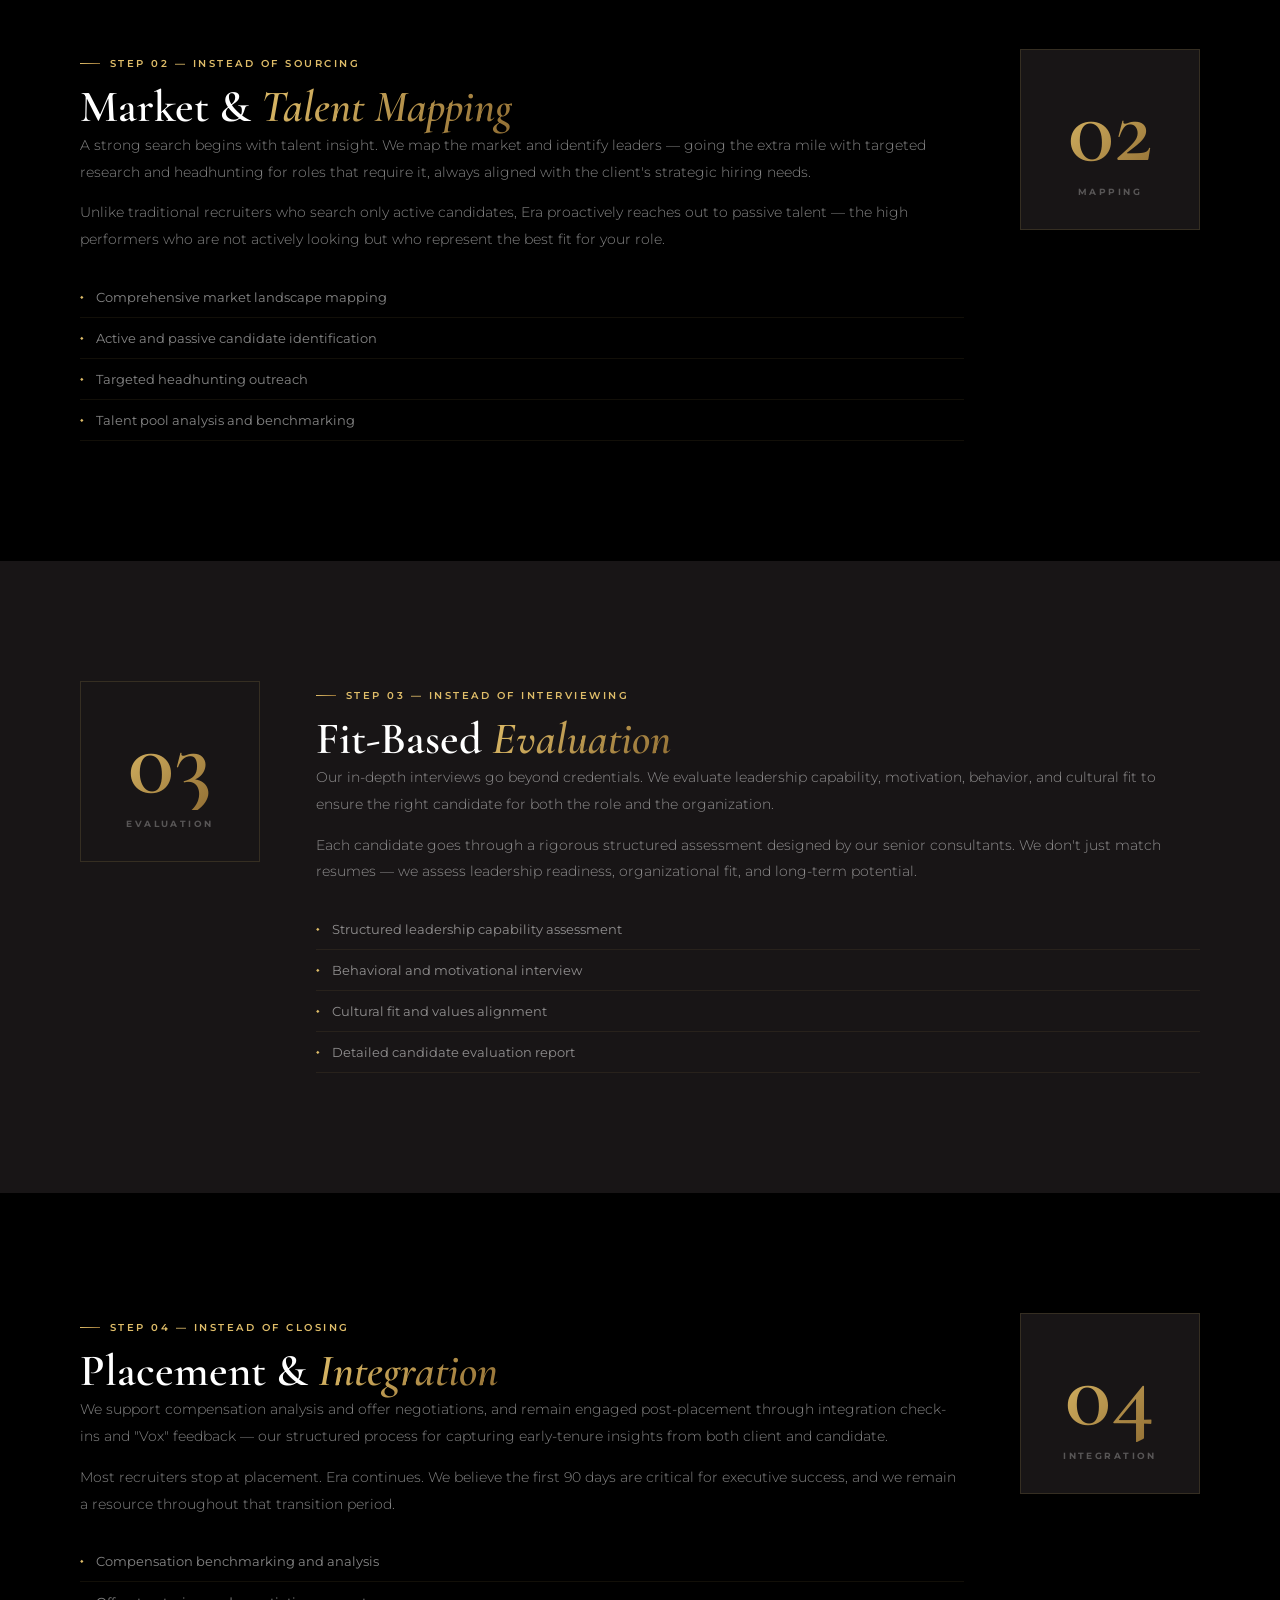
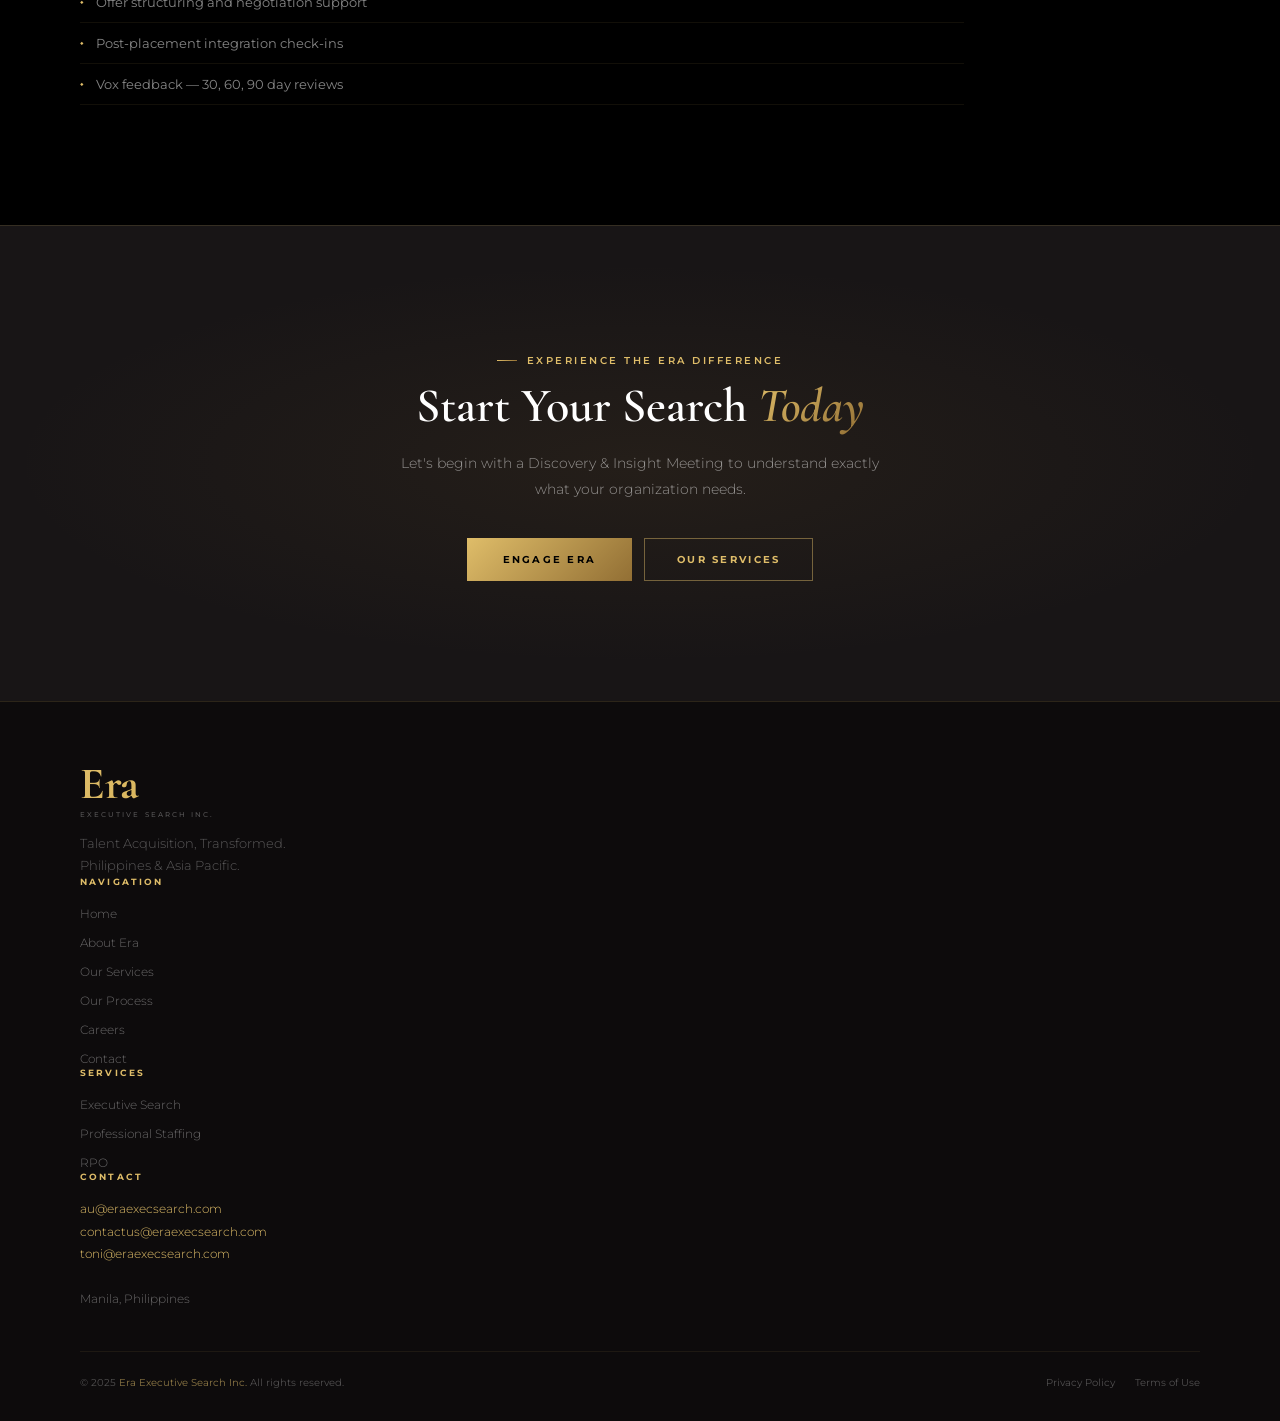
<file: process.html>
<!DOCTYPE html>
<html lang="en">
<head>
  <meta charset="UTF-8"/>
  <meta name="viewport" content="width=device-width, initial-scale=1.0, viewport-fit=cover"/>
  <meta name="theme-color" content="#DFBD69"/>
  <meta name="mobile-web-app-capable" content="yes"/>
  <meta name="apple-mobile-web-app-capable" content="yes"/>
  <meta name="apple-mobile-web-app-status-bar-style" content="black-translucent"/>
  <meta name="apple-mobile-web-app-title" content="Era ESI"/>
  <meta name="description" content="Era Executive Search Inc. — Talent Acquisition, Transformed. Executive Search, Staffing &amp; RPO across the Philippines and APAC."/>
  <title>Our Process — Talent Strategy Framework — Era Executive Search Inc.</title>
  <meta property="og:title" content="Era Executive Search Inc."/>
  <meta property="og:description" content="Talent Acquisition, Transformed. Executive Search &amp; Talent Advisory across the Philippines and APAC."/>
  <meta property="og:image" content="https://eraexecsearch.com/images/og-image.jpg"/>
  <meta property="og:url" content="https://eraexecsearch.com/process.html"/>
  <meta property="og:type" content="website"/>
  <meta name="twitter:card" content="summary_large_image"/>
  <meta name="twitter:image" content="https://eraexecsearch.com/images/og-image.jpg"/>
  <meta name="keywords" content="executive search philippines, headhunter philippines, recruitment agency philippines, APAC executive search, RPO philippines, talent advisory"/>
  <meta name="robots" content="index, follow"/>
  <link rel="canonical" href="https://eraexecsearch.com/process.html"/>
  <link rel="manifest" href="manifest.json"/>
  <link rel="apple-touch-icon" href="icons/icon-192.png"/>
  <link rel="icon" type="image/x-icon" href="favicon.ico"/>
  <link rel="icon" type="image/png" sizes="32x32" href="icons/icon-96.png"/>
  <link rel="apple-touch-icon" sizes="180x180" href="icons/apple-touch-icon.png"/>
  <link rel="preconnect" href="https://fonts.googleapis.com"/>
  <link rel="preconnect" href="https://fonts.gstatic.com" crossorigin/>
  <link href="https://fonts.googleapis.com/css2?family=Cormorant+Garamond:ital,wght@0,400;0,500;0,600;0,700;1,400;1,600&family=Montserrat:ital,wght@0,300;0,400;0,500;0,600;0,700;1,300;1,600&display=swap" rel="stylesheet"/>
  <link rel="stylesheet" href="css/style.css"/>
  <link rel="stylesheet" href="css/process.css"/>
</head>
<body>
<div id="overlay" class="mobile-overlay"></div>
<div id="mobile-menu" class="mobile-menu">
  <div class="mobile-logo-top">
    <span class="nav-era">Era</span>
    <span class="nav-esi">Executive Search Inc.</span>
  </div>
  <ul class="mobile-nav-links">
    <li><a href="index.html" >Home <span class="arr">→</span></a></li>
    <li><a href="about.html" >About <span class="arr">→</span></a></li>
    <li><a href="services.html" >Services <span class="arr">→</span></a></li>
    <li><a href="process.html" class='active'>Our Process <span class="arr">→</span></a></li>
    <li><a href="careers.html" >Careers <span class="arr">→</span></a></li>
    <li><a href="contact.html" >Contact <span class="arr">→</span></a></li>
  </ul>
  <div class="mobile-menu-foot">
    <a href="contact.html" class="btn btn-gold">Get in Touch</a>
    <div class="mobile-contact-sm">
      <a href="mailto:contactus@eraexecsearch.com">contactus@eraexecsearch.com</a><br/>
      Manila, Philippines &amp; APAC
    </div>
  </div>
</div>
<div id="install-banner">
  <div class="install-icon">E</div>
  <div class="install-text"><strong>Install Era ESI</strong><span>Add to home screen</span></div>
  <button class="install-act" id="install-btn">Install</button>
  <button class="install-x" id="install-close">✕</button>
</div>
<nav id="nav">
  <a href="index.html" class="nav-logo">
    <div class="nav-logo-wrap">
      <span class="nav-era">Era</span>
      <span class="nav-esi">Executive Search Inc.</span>
    </div>
  </a>
  <ul class="nav-links">
    <li><a href="index.html" >Home</a></li>
    <li><a href="about.html" >About</a></li>
    <li><a href="services.html" >Services</a></li>
    <li><a href="process.html" class='active'>Our Process</a></li>
    <li><a href="careers.html" >Careers</a></li>
    <li><a href="contact.html" class="nav-cta-link">Get in Touch</a></li>
  </ul>
  <button class="hamburger" id="hamburger" aria-label="Menu">
    <span></span><span></span><span></span>
  </button>
</nav>
<div class="page-hero">
  <div class="page-hero-bg"></div>
  <div class="page-hero-orb"></div>
  <div class="page-hero-frame"></div>
  <div class="page-hero-content">
    <div class="eyebrow reveal">How We Work</div>
    <h1 class="page-hero-title serif reveal d1">Talent Strategy <em class="gold-text">Framework</em></h1>
    <p class="page-hero-sub reveal d2">Talent Acquisition, Transformed. Our 4-step framework ensures every search results in the right leader for your organization.</p>
  </div>
</div>

<section class="section section-black">
  <div class="proc-full-intro reveal">
    <p class="proc-intro-text">At Era, we believe in getting it right the first time. Our Talent Strategy Framework replaces transactional recruitment with a consultative, insight-driven approach — from the first meeting to post-placement integration.</p>
  </div>
</section>

<section class="section section-dark" id="step1">
  <div class="proc-detail-inner">
    <div class="proc-detail-num reveal"><span class="pdn-num serif gold-text">01</span><div class="pdn-label">Discovery</div></div>
    <div class="proc-detail-content reveal d2">
      <div class="eyebrow">Step 01 — Instead of Job Description</div>
      <h2 class="section-title serif">Discovery &amp; <em class="gold-text">Insight Meeting</em></h2>
      <p class="body-text">At Era, we believe in getting it right the first time. We work closely with HR and decision-makers to understand the business context, leadership priorities, and the true impact of the role beyond the job description.</p>
      <p class="body-text">This step goes far deeper than a standard job briefing. We explore the organizational culture, team dynamics, business trajectory, and the specific competencies that will make a candidate truly successful in this environment.</p>
      <div class="proc-detail-points">
        <div class="pdp">Business context and strategic priorities</div>
        <div class="pdp">Leadership style and team culture</div>
        <div class="pdp">Success factors beyond the job description</div>
        <div class="pdp">Timeline and decision-making process</div>
      </div>
    </div>
  </div>
</section>

<section class="section section-black" id="step2">
  <div class="proc-detail-inner reverse">
    <div class="proc-detail-num reveal"><span class="pdn-num serif gold-text">02</span><div class="pdn-label">Mapping</div></div>
    <div class="proc-detail-content reveal d2">
      <div class="eyebrow">Step 02 — Instead of Sourcing</div>
      <h2 class="section-title serif">Market &amp; <em class="gold-text">Talent Mapping</em></h2>
      <p class="body-text">A strong search begins with talent insight. We map the market and identify leaders — going the extra mile with targeted research and headhunting for roles that require it, always aligned with the client's strategic hiring needs.</p>
      <p class="body-text">Unlike traditional recruiters who search only active candidates, Era proactively reaches out to passive talent — the high performers who are not actively looking but who represent the best fit for your role.</p>
      <div class="proc-detail-points">
        <div class="pdp">Comprehensive market landscape mapping</div>
        <div class="pdp">Active and passive candidate identification</div>
        <div class="pdp">Targeted headhunting outreach</div>
        <div class="pdp">Talent pool analysis and benchmarking</div>
      </div>
    </div>
  </div>
</section>

<section class="section section-dark" id="step3">
  <div class="proc-detail-inner">
    <div class="proc-detail-num reveal"><span class="pdn-num serif gold-text">03</span><div class="pdn-label">Evaluation</div></div>
    <div class="proc-detail-content reveal d2">
      <div class="eyebrow">Step 03 — Instead of Interviewing</div>
      <h2 class="section-title serif">Fit-Based <em class="gold-text">Evaluation</em></h2>
      <p class="body-text">Our in-depth interviews go beyond credentials. We evaluate leadership capability, motivation, behavior, and cultural fit to ensure the right candidate for both the role and the organization.</p>
      <p class="body-text">Each candidate goes through a rigorous structured assessment designed by our senior consultants. We don't just match resumes — we assess leadership readiness, organizational fit, and long-term potential.</p>
      <div class="proc-detail-points">
        <div class="pdp">Structured leadership capability assessment</div>
        <div class="pdp">Behavioral and motivational interview</div>
        <div class="pdp">Cultural fit and values alignment</div>
        <div class="pdp">Detailed candidate evaluation report</div>
      </div>
    </div>
  </div>
</section>

<section class="section section-black" id="step4">
  <div class="proc-detail-inner reverse">
    <div class="proc-detail-num reveal"><span class="pdn-num serif gold-text">04</span><div class="pdn-label">Integration</div></div>
    <div class="proc-detail-content reveal d2">
      <div class="eyebrow">Step 04 — Instead of Closing</div>
      <h2 class="section-title serif">Placement &amp; <em class="gold-text">Integration</em></h2>
      <p class="body-text">We support compensation analysis and offer negotiations, and remain engaged post-placement through integration check-ins and "Vox" feedback — our structured process for capturing early-tenure insights from both client and candidate.</p>
      <p class="body-text">Most recruiters stop at placement. Era continues. We believe the first 90 days are critical for executive success, and we remain a resource throughout that transition period.</p>
      <div class="proc-detail-points">
        <div class="pdp">Compensation benchmarking and analysis</div>
        <div class="pdp">Offer structuring and negotiation support</div>
        <div class="pdp">Post-placement integration check-ins</div>
        <div class="pdp">Vox feedback — 30, 60, 90 day reviews</div>
      </div>
    </div>
  </div>
</section>

<section class="cta-section section">
  <div class="cta-glow"></div>
  <div class="cta-content reveal">
    <div class="eyebrow" style="justify-content:center">Experience the Era Difference</div>
    <h2 class="cta-title serif">Start Your Search <em class="gold-text">Today</em></h2>
    <p class="cta-body">Let's begin with a Discovery &amp; Insight Meeting to understand exactly what your organization needs.</p>
    <div class="cta-actions">
      <a href="contact.html" class="btn btn-gold">Engage Era</a>
      <a href="services.html" class="btn btn-outline">Our Services</a>
    </div>
  </div>
</section>

<footer>
  <div class="footer-inner">
    <div class="footer-brand">
      <div class="footer-logo-wrap">
      <span class="footer-era">Era</span>
      <span class="footer-esi">Executive Search Inc.</span>
    </div>
      <p class="footer-tagline">Talent Acquisition, Transformed.<br/>Philippines &amp; Asia Pacific.</p>
    </div>
    <div>
      <div class="footer-col-title">Navigation</div>
      <ul class="footer-links">
        <li><a href="index.html">Home</a></li>
        <li><a href="about.html">About Era</a></li>
        <li><a href="services.html">Our Services</a></li>
        <li><a href="process.html">Our Process</a></li>
        <li><a href="careers.html">Careers</a></li>
        <li><a href="contact.html">Contact</a></li>
      </ul>
    </div>
    <div>
      <div class="footer-col-title">Services</div>
      <ul class="footer-links">
        <li><a href="services.html#executive-search">Executive Search</a></li>
        <li><a href="services.html#staffing">Professional Staffing</a></li>
        <li><a href="services.html#rpo">RPO</a></li>
      </ul>
    </div>
    <div>
      <div class="footer-col-title">Contact</div>
      <div class="footer-contact-info">
        <a href="mailto:au@eraexecsearch.com">au@eraexecsearch.com</a><br/>
        <a href="mailto:contactus@eraexecsearch.com">contactus@eraexecsearch.com</a><br/>
        <a href="mailto:toni@eraexecsearch.com">toni@eraexecsearch.com</a><br/><br/>
        Manila, Philippines
      </div>
    </div>
  </div>
  <div class="footer-bottom">
    <div class="footer-copy">© 2025 <span>Era Executive Search Inc.</span> All rights reserved.</div>
    <div class="footer-legal">
      <a href="#">Privacy Policy</a>
      <a href="#">Terms of Use</a>
    </div>
  </div>
</footer>
<script src="js/app.js"></script>
</body>
</html>
</file>
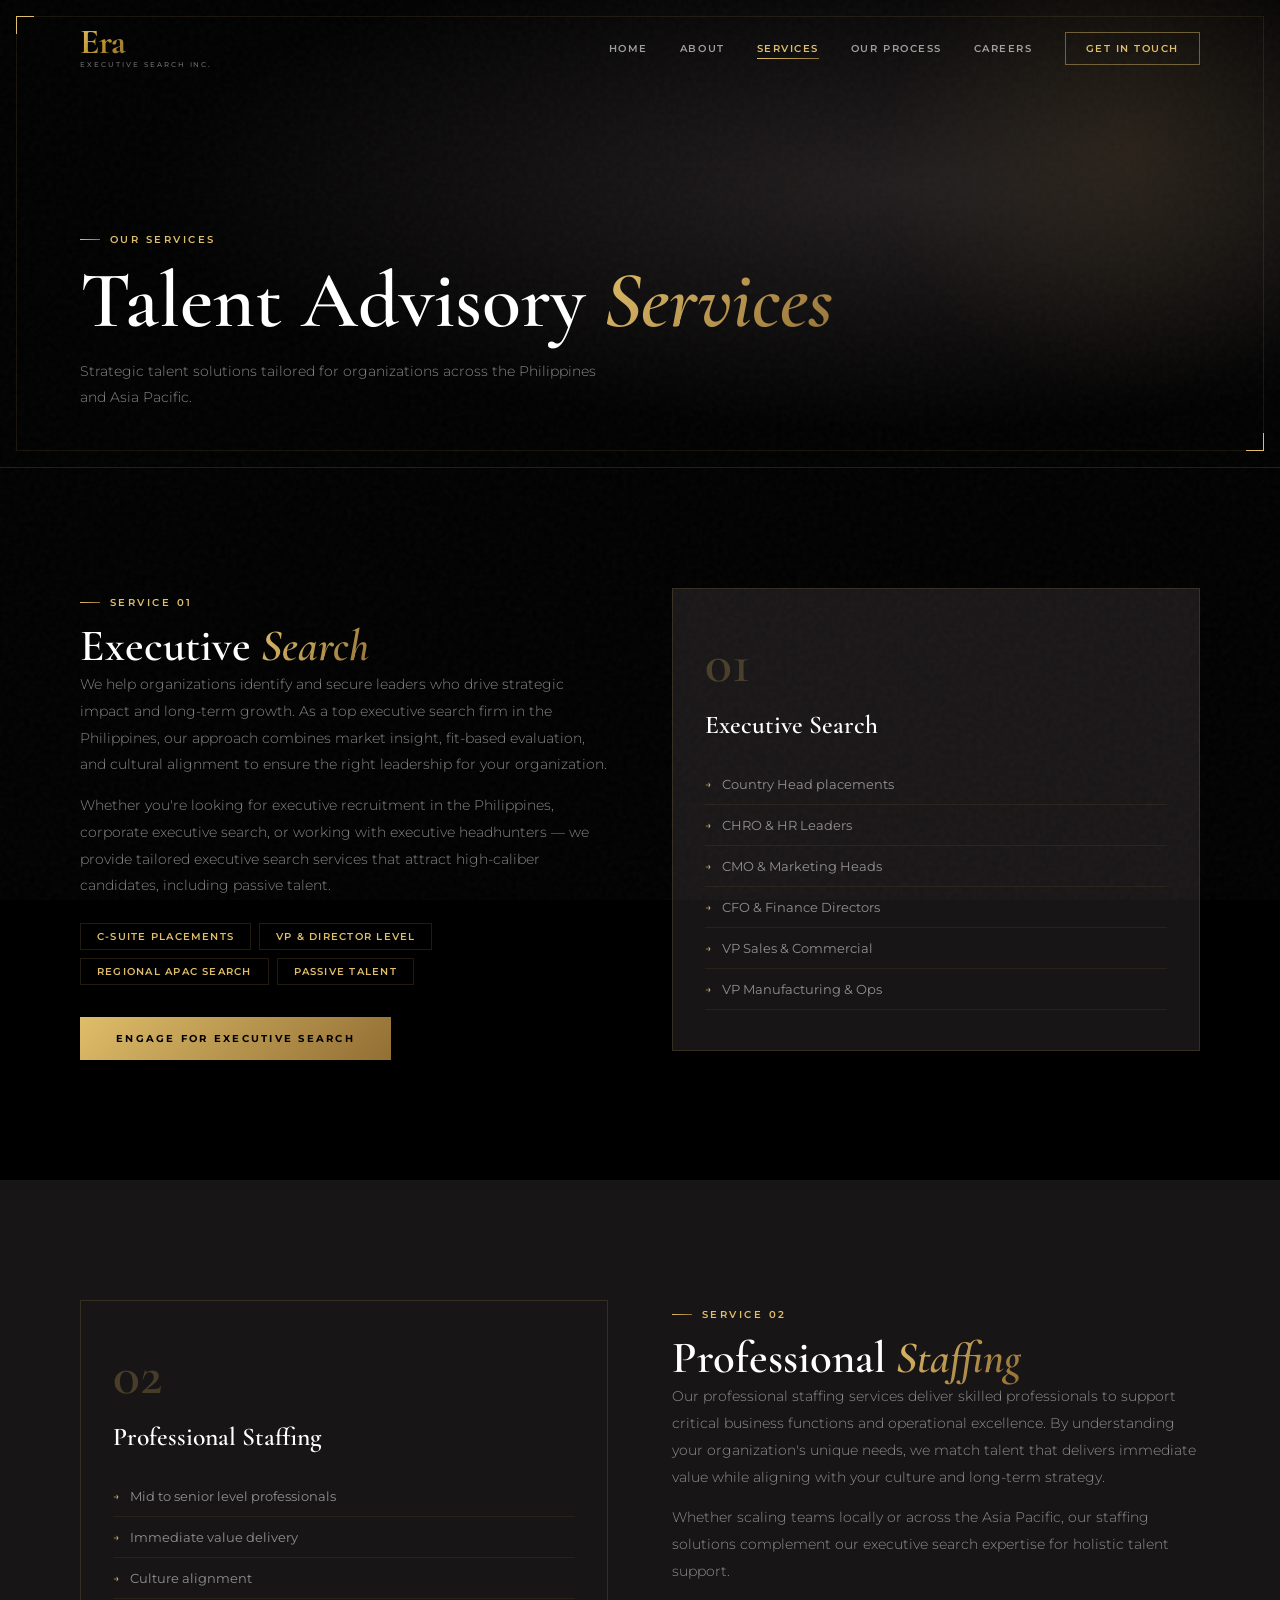
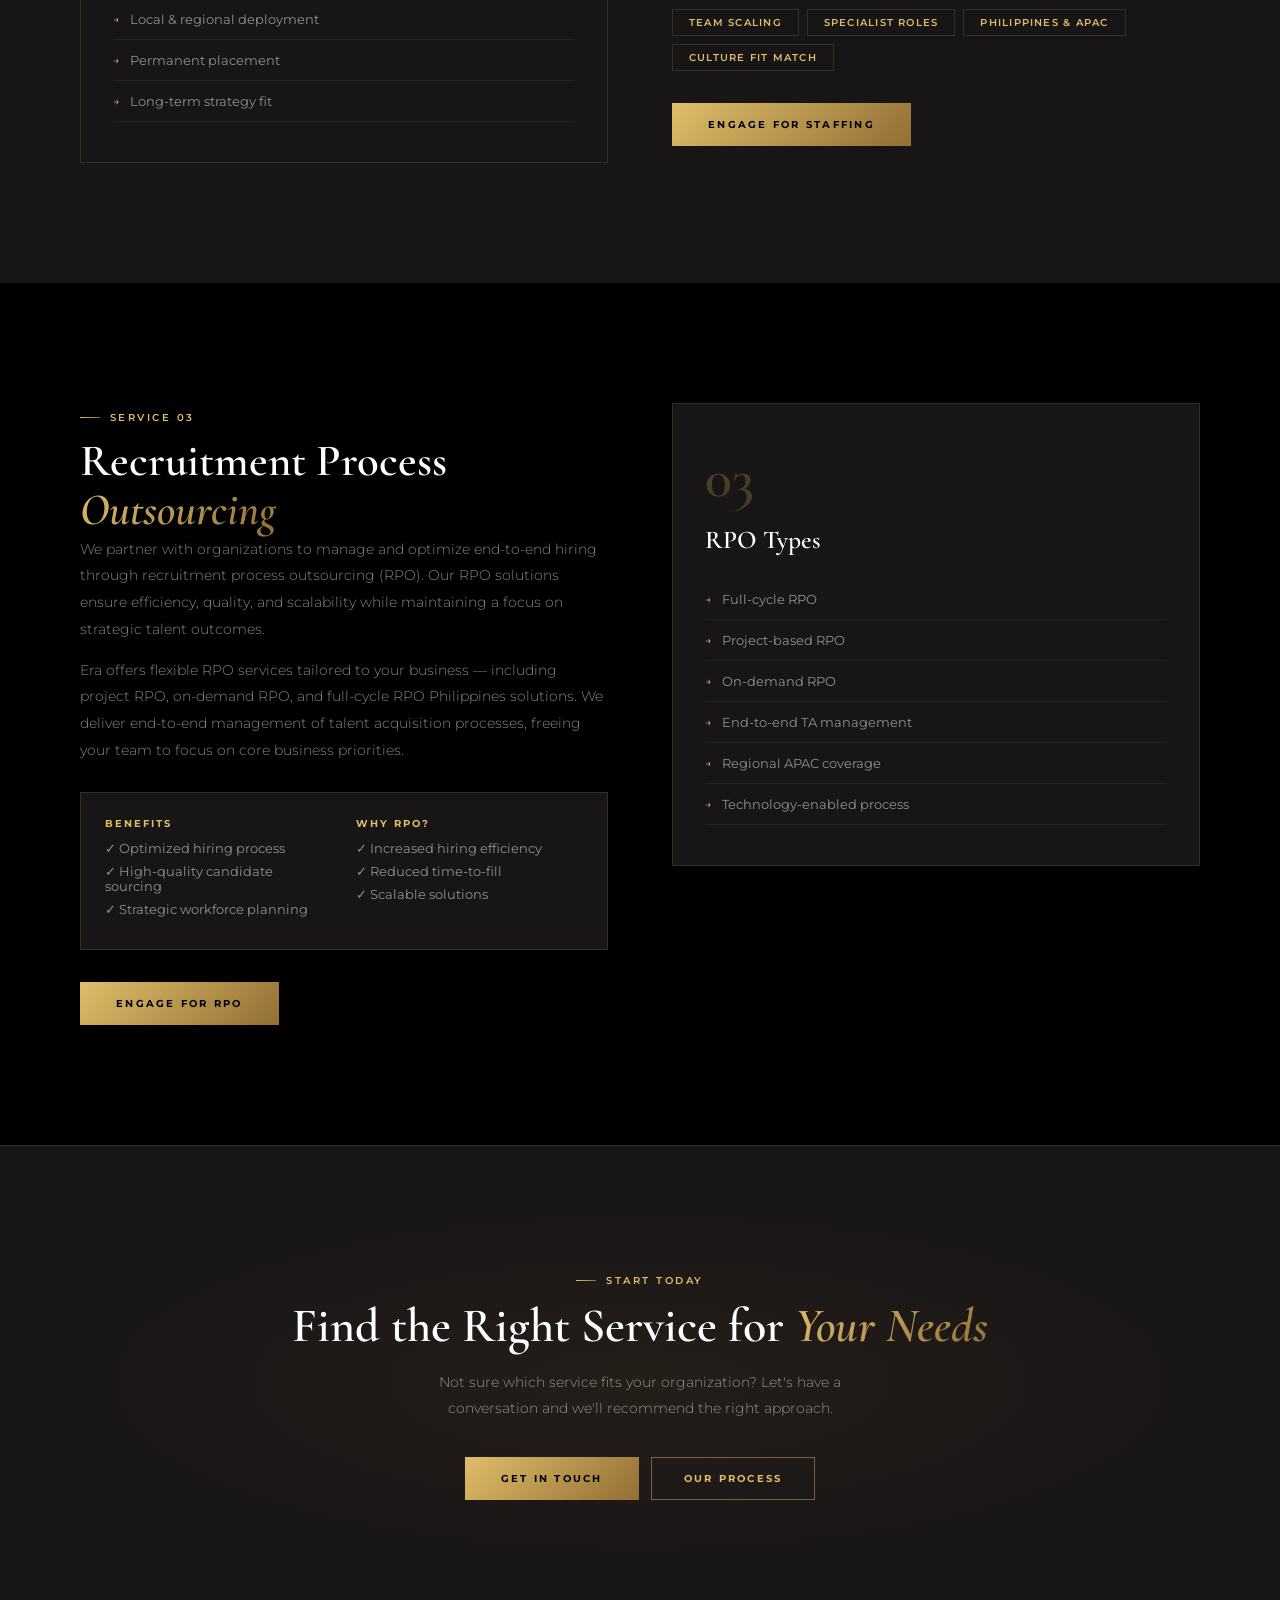
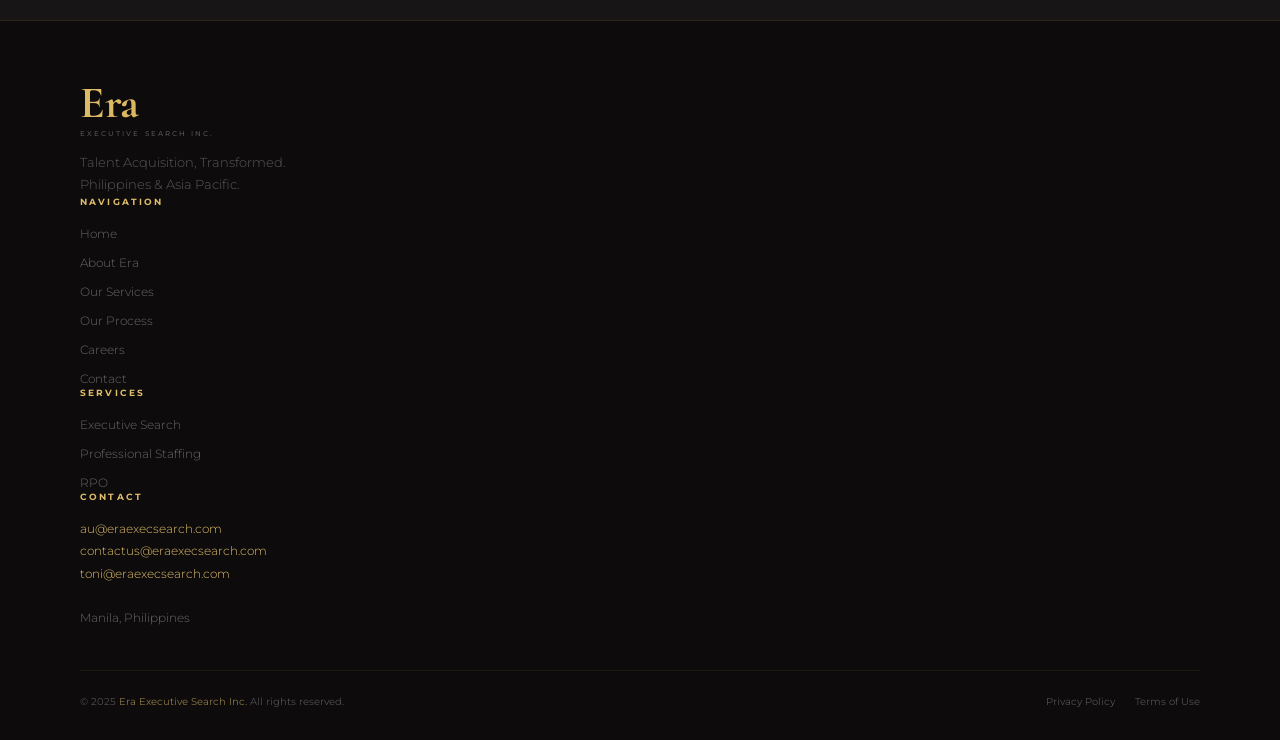
<file: services.html>
<!DOCTYPE html>
<html lang="en">
<head>
  <meta charset="UTF-8"/>
  <meta name="viewport" content="width=device-width, initial-scale=1.0, viewport-fit=cover"/>
  <meta name="theme-color" content="#DFBD69"/>
  <meta name="mobile-web-app-capable" content="yes"/>
  <meta name="apple-mobile-web-app-capable" content="yes"/>
  <meta name="apple-mobile-web-app-status-bar-style" content="black-translucent"/>
  <meta name="apple-mobile-web-app-title" content="Era ESI"/>
  <meta name="description" content="Era Executive Search Inc. — Talent Acquisition, Transformed. Executive Search, Staffing &amp; RPO across the Philippines and APAC."/>
  <title>Our Services — Era Executive Search Inc.</title>
  <meta property="og:title" content="Era Executive Search Inc."/>
  <meta property="og:description" content="Talent Acquisition, Transformed. Executive Search &amp; Talent Advisory across the Philippines and APAC."/>
  <meta property="og:image" content="https://eraexecsearch.com/images/og-image.jpg"/>
  <meta property="og:url" content="https://eraexecsearch.com/services.html"/>
  <meta property="og:type" content="website"/>
  <meta name="twitter:card" content="summary_large_image"/>
  <meta name="twitter:image" content="https://eraexecsearch.com/images/og-image.jpg"/>
  <meta name="keywords" content="executive search philippines, headhunter philippines, recruitment agency philippines, APAC executive search, RPO philippines, talent advisory"/>
  <meta name="robots" content="index, follow"/>
  <link rel="canonical" href="https://eraexecsearch.com/services.html"/>
  <link rel="manifest" href="manifest.json"/>
  <link rel="apple-touch-icon" href="icons/icon-192.png"/>
  <link rel="icon" type="image/x-icon" href="favicon.ico"/>
  <link rel="icon" type="image/png" sizes="32x32" href="icons/icon-96.png"/>
  <link rel="apple-touch-icon" sizes="180x180" href="icons/apple-touch-icon.png"/>
  <link rel="preconnect" href="https://fonts.googleapis.com"/>
  <link rel="preconnect" href="https://fonts.gstatic.com" crossorigin/>
  <link href="https://fonts.googleapis.com/css2?family=Cormorant+Garamond:ital,wght@0,400;0,500;0,600;0,700;1,400;1,600&family=Montserrat:ital,wght@0,300;0,400;0,500;0,600;0,700;1,300;1,600&display=swap" rel="stylesheet"/>
  <link rel="stylesheet" href="css/style.css"/>
  <link rel="stylesheet" href="css/services.css"/>
</head>
<body>
<div id="overlay" class="mobile-overlay"></div>
<div id="mobile-menu" class="mobile-menu">
  <div class="mobile-logo-top">
    <span class="nav-era">Era</span>
    <span class="nav-esi">Executive Search Inc.</span>
  </div>
  <ul class="mobile-nav-links">
    <li><a href="index.html" >Home <span class="arr">→</span></a></li>
    <li><a href="about.html" >About <span class="arr">→</span></a></li>
    <li><a href="services.html" class='active'>Services <span class="arr">→</span></a></li>
    <li><a href="process.html" >Our Process <span class="arr">→</span></a></li>
    <li><a href="careers.html" >Careers <span class="arr">→</span></a></li>
    <li><a href="contact.html" >Contact <span class="arr">→</span></a></li>
  </ul>
  <div class="mobile-menu-foot">
    <a href="contact.html" class="btn btn-gold">Get in Touch</a>
    <div class="mobile-contact-sm">
      <a href="mailto:contactus@eraexecsearch.com">contactus@eraexecsearch.com</a><br/>
      Manila, Philippines &amp; APAC
    </div>
  </div>
</div>
<div id="install-banner">
  <div class="install-icon">E</div>
  <div class="install-text"><strong>Install Era ESI</strong><span>Add to home screen</span></div>
  <button class="install-act" id="install-btn">Install</button>
  <button class="install-x" id="install-close">✕</button>
</div>
<nav id="nav">
  <a href="index.html" class="nav-logo">
    <div class="nav-logo-wrap">
      <span class="nav-era">Era</span>
      <span class="nav-esi">Executive Search Inc.</span>
    </div>
  </a>
  <ul class="nav-links">
    <li><a href="index.html" >Home</a></li>
    <li><a href="about.html" >About</a></li>
    <li><a href="services.html" class='active'>Services</a></li>
    <li><a href="process.html" >Our Process</a></li>
    <li><a href="careers.html" >Careers</a></li>
    <li><a href="contact.html" class="nav-cta-link">Get in Touch</a></li>
  </ul>
  <button class="hamburger" id="hamburger" aria-label="Menu">
    <span></span><span></span><span></span>
  </button>
</nav>
<div class="page-hero">
  <div class="page-hero-bg"></div>
  <div class="page-hero-orb"></div>
  <div class="page-hero-frame"></div>
  <div class="page-hero-content">
    <div class="eyebrow reveal">Our Services</div>
    <h1 class="page-hero-title serif reveal d1">Talent Advisory <em class="gold-text">Services</em></h1>
    <p class="page-hero-sub reveal d2">Strategic talent solutions tailored for organizations across the Philippines and Asia Pacific.</p>
  </div>
</div>

<section class="section section-black" id="executive-search">
  <div class="svc-detail-inner">
    <div class="svc-detail-text reveal">
      <div class="eyebrow">Service 01</div>
      <h2 class="section-title serif">Executive <em class="gold-text">Search</em></h2>
      <p class="body-text">We help organizations identify and secure leaders who drive strategic impact and long-term growth. As a top executive search firm in the Philippines, our approach combines market insight, fit-based evaluation, and cultural alignment to ensure the right leadership for your organization.</p>
      <p class="body-text">Whether you're looking for executive recruitment in the Philippines, corporate executive search, or working with executive headhunters — we provide tailored executive search services that attract high-caliber candidates, including passive talent.</p>
      <div class="svc-tags">
        <span class="svc-tag">C-Suite Placements</span>
        <span class="svc-tag">VP &amp; Director Level</span>
        <span class="svc-tag">Regional APAC Search</span>
        <span class="svc-tag">Passive Talent</span>
      </div>
      <a href="contact.html" class="btn btn-gold" style="margin-top:32px;">Engage for Executive Search</a>
    </div>
    <div class="svc-detail-visual reveal d2">
      <div class="svc-visual-card">
        <div class="svc-vc-num serif gold-text">01</div>
        <h3 class="svc-vc-title serif">Executive Search</h3>
        <div class="svc-vc-list">
          <div class="svc-vc-item">Country Head placements</div>
          <div class="svc-vc-item">CHRO &amp; HR Leaders</div>
          <div class="svc-vc-item">CMO &amp; Marketing Heads</div>
          <div class="svc-vc-item">CFO &amp; Finance Directors</div>
          <div class="svc-vc-item">VP Sales &amp; Commercial</div>
          <div class="svc-vc-item">VP Manufacturing &amp; Ops</div>
        </div>
      </div>
    </div>
  </div>
</section>

<section class="section section-dark" id="staffing">
  <div class="svc-detail-inner reverse">
    <div class="svc-detail-text reveal">
      <div class="eyebrow">Service 02</div>
      <h2 class="section-title serif">Professional <em class="gold-text">Staffing</em></h2>
      <p class="body-text">Our professional staffing services deliver skilled professionals to support critical business functions and operational excellence. By understanding your organization's unique needs, we match talent that delivers immediate value while aligning with your culture and long-term strategy.</p>
      <p class="body-text">Whether scaling teams locally or across the Asia Pacific, our staffing solutions complement our executive search expertise for holistic talent support.</p>
      <div class="svc-tags">
        <span class="svc-tag">Team Scaling</span>
        <span class="svc-tag">Specialist Roles</span>
        <span class="svc-tag">Philippines &amp; APAC</span>
        <span class="svc-tag">Culture Fit Match</span>
      </div>
      <a href="contact.html" class="btn btn-gold" style="margin-top:32px;">Engage for Staffing</a>
    </div>
    <div class="svc-detail-visual reveal d2">
      <div class="svc-visual-card">
        <div class="svc-vc-num serif gold-text">02</div>
        <h3 class="svc-vc-title serif">Professional Staffing</h3>
        <div class="svc-vc-list">
          <div class="svc-vc-item">Mid to senior level professionals</div>
          <div class="svc-vc-item">Immediate value delivery</div>
          <div class="svc-vc-item">Culture alignment</div>
          <div class="svc-vc-item">Local &amp; regional deployment</div>
          <div class="svc-vc-item">Permanent placement</div>
          <div class="svc-vc-item">Long-term strategy fit</div>
        </div>
      </div>
    </div>
  </div>
</section>

<section class="section section-black" id="rpo">
  <div class="svc-detail-inner">
    <div class="svc-detail-text reveal">
      <div class="eyebrow">Service 03</div>
      <h2 class="section-title serif">Recruitment Process <em class="gold-text">Outsourcing</em></h2>
      <p class="body-text">We partner with organizations to manage and optimize end-to-end hiring through recruitment process outsourcing (RPO). Our RPO solutions ensure efficiency, quality, and scalability while maintaining a focus on strategic talent outcomes.</p>
      <p class="body-text">Era offers flexible RPO services tailored to your business — including project RPO, on-demand RPO, and full-cycle RPO Philippines solutions. We deliver end-to-end management of talent acquisition processes, freeing your team to focus on core business priorities.</p>
      <div class="rpo-benefits">
        <div class="rpo-b-col">
          <div class="rpo-b-title">Benefits</div>
          <div class="rpo-b-item">✓ Optimized hiring process</div>
          <div class="rpo-b-item">✓ High-quality candidate sourcing</div>
          <div class="rpo-b-item">✓ Strategic workforce planning</div>
        </div>
        <div class="rpo-b-col">
          <div class="rpo-b-title">Why RPO?</div>
          <div class="rpo-b-item">✓ Increased hiring efficiency</div>
          <div class="rpo-b-item">✓ Reduced time-to-fill</div>
          <div class="rpo-b-item">✓ Scalable solutions</div>
        </div>
      </div>
      <a href="contact.html" class="btn btn-gold" style="margin-top:32px;">Engage for RPO</a>
    </div>
    <div class="svc-detail-visual reveal d2">
      <div class="svc-visual-card">
        <div class="svc-vc-num serif gold-text">03</div>
        <h3 class="svc-vc-title serif">RPO Types</h3>
        <div class="svc-vc-list">
          <div class="svc-vc-item">Full-cycle RPO</div>
          <div class="svc-vc-item">Project-based RPO</div>
          <div class="svc-vc-item">On-demand RPO</div>
          <div class="svc-vc-item">End-to-end TA management</div>
          <div class="svc-vc-item">Regional APAC coverage</div>
          <div class="svc-vc-item">Technology-enabled process</div>
        </div>
      </div>
    </div>
  </div>
</section>

<section class="cta-section section">
  <div class="cta-glow"></div>
  <div class="cta-content reveal">
    <div class="eyebrow" style="justify-content:center">Start Today</div>
    <h2 class="cta-title serif">Find the Right Service for <em class="gold-text">Your Needs</em></h2>
    <p class="cta-body">Not sure which service fits your organization? Let's have a conversation and we'll recommend the right approach.</p>
    <div class="cta-actions">
      <a href="contact.html" class="btn btn-gold">Get in Touch</a>
      <a href="process.html" class="btn btn-outline">Our Process</a>
    </div>
  </div>
</section>

<footer>
  <div class="footer-inner">
    <div class="footer-brand">
      <div class="footer-logo-wrap">
      <span class="footer-era">Era</span>
      <span class="footer-esi">Executive Search Inc.</span>
    </div>
      <p class="footer-tagline">Talent Acquisition, Transformed.<br/>Philippines &amp; Asia Pacific.</p>
    </div>
    <div>
      <div class="footer-col-title">Navigation</div>
      <ul class="footer-links">
        <li><a href="index.html">Home</a></li>
        <li><a href="about.html">About Era</a></li>
        <li><a href="services.html">Our Services</a></li>
        <li><a href="process.html">Our Process</a></li>
        <li><a href="careers.html">Careers</a></li>
        <li><a href="contact.html">Contact</a></li>
      </ul>
    </div>
    <div>
      <div class="footer-col-title">Services</div>
      <ul class="footer-links">
        <li><a href="services.html#executive-search">Executive Search</a></li>
        <li><a href="services.html#staffing">Professional Staffing</a></li>
        <li><a href="services.html#rpo">RPO</a></li>
      </ul>
    </div>
    <div>
      <div class="footer-col-title">Contact</div>
      <div class="footer-contact-info">
        <a href="mailto:au@eraexecsearch.com">au@eraexecsearch.com</a><br/>
        <a href="mailto:contactus@eraexecsearch.com">contactus@eraexecsearch.com</a><br/>
        <a href="mailto:toni@eraexecsearch.com">toni@eraexecsearch.com</a><br/><br/>
        Manila, Philippines
      </div>
    </div>
  </div>
  <div class="footer-bottom">
    <div class="footer-copy">© 2025 <span>Era Executive Search Inc.</span> All rights reserved.</div>
    <div class="footer-legal">
      <a href="#">Privacy Policy</a>
      <a href="#">Terms of Use</a>
    </div>
  </div>
</footer>
<script src="js/app.js"></script>
</body>
</html>
</file>
<file: css/style.css>
/* ═══════════════════════════════════════════
   ERA EXECUTIVE SEARCH INC. — Global Styles
   Brand: Black · Gold · Charcoal · White
   Fonts: Cormorant Garamond (headings) · Montserrat (body)
═══════════════════════════════════════════ */

:root {
  --gold:        #DFBD69;
  --gold-dark:   #926F34;
  --gold-grad:   linear-gradient(135deg, #DFBD69 0%, #926F34 100%);
  --black:       #000000;
  --charcoal:    #231F20;
  --charcoal2:   #181516;
  --charcoal3:   #0d0b0c;
  --white:       #FFFFFF;
  --text-muted:  rgba(255,255,255,0.52);
  --text-dim:    rgba(255,255,255,0.28);
  --border:      rgba(223,189,105,0.15);
  --border-dark: rgba(223,189,105,0.08);
  --safe-t: env(safe-area-inset-top,0px);
  --safe-b: env(safe-area-inset-bottom,0px);
  --safe-l: env(safe-area-inset-left,0px);
  --safe-r: env(safe-area-inset-right,0px);
  --px: 24px;      /* mobile horizontal padding */
  --px-md: 48px;   /* tablet */
  --px-lg: 80px;   /* desktop */
  --section-py: 80px;
  --section-py-lg: 120px;
}

*, *::before, *::after { box-sizing: border-box; margin:0; padding:0; }
html { scroll-behavior: smooth; -webkit-text-size-adjust:100%; }

body {
  background: var(--black);
  color: var(--white);
  font-family: 'Montserrat', sans-serif;
  font-weight: 400;
  overflow-x: hidden;
  -webkit-font-smoothing: antialiased;
}

body::after {
  content:'';
  position:fixed; inset:0;
  background-image:url("data:image/svg+xml,%3Csvg viewBox='0 0 200 200' xmlns='http://www.w3.org/2000/svg'%3E%3Cfilter id='n'%3E%3CfeTurbulence type='fractalNoise' baseFrequency='0.85' numOctaves='4' stitchTiles='stitch'/%3E%3C/filter%3E%3Crect width='100%25' height='100%25' filter='url(%23n)' opacity='0.035'/%3E%3C/svg%3E");
  pointer-events:none; z-index:9000; mix-blend-mode:screen;
}

::-webkit-scrollbar { width:2px; }
::-webkit-scrollbar-thumb { background:var(--gold); }

img { max-width:100%; display:block; }
a { color:inherit; }

/* ── TYPOGRAPHY ── */
.serif { font-family:'Cormorant Garamond', Georgia, serif; }

.gold-text {
  background: var(--gold-grad);
  -webkit-background-clip:text;
  -webkit-text-fill-color:transparent;
  background-clip:text;
}

.eyebrow {
  display:inline-flex; align-items:center; gap:10px;
  font-size:0.6rem; font-weight:600; letter-spacing:0.26em;
  text-transform:uppercase; color:var(--gold);
  margin-bottom:14px;
}
.eyebrow::before {
  content:''; display:inline-block;
  width:20px; height:1px; background:var(--gold-grad);
}

/* ── BUTTONS ── */
.btn {
  display:inline-block;
  font-family:'Montserrat',sans-serif;
  font-size:0.64rem; font-weight:700;
  letter-spacing:0.22em; text-transform:uppercase;
  text-decoration:none; border:none; cursor:pointer;
  transition:all 0.25s ease;
  -webkit-tap-highlight-color:transparent;
}
.btn-gold {
  padding:15px 36px;
  background:var(--gold-grad);
  color:var(--black);
}
.btn-gold:hover { opacity:0.88; }
.btn-gold:active { transform:scale(0.98); }

.btn-outline {
  padding:14px 32px;
  border:1px solid rgba(223,189,105,0.45);
  color:var(--gold);
  background:transparent;
}
.btn-outline:hover { background:rgba(223,189,105,0.08); }

.btn-ghost {
  display:inline-flex; align-items:center; gap:10px;
  padding:0;
  font-size:0.62rem; font-weight:600; letter-spacing:0.2em;
  text-transform:uppercase; color:var(--gold);
  background:transparent; border:none; cursor:pointer;
  text-decoration:none;
  -webkit-tap-highlight-color:transparent;
}
.btn-ghost .line {
  width:20px; height:1px;
  background:var(--gold-grad);
  transition:width 0.3s;
}
.btn-ghost:hover .line { width:32px; }

/* ── SECTION ── */
.section { padding:var(--section-py) var(--px); }
.section-dark { background:var(--charcoal2); }
.section-black { background:var(--black); }

/* ── REVEAL ── */
.reveal {
  opacity:0; transform:translateY(28px);
  transition:opacity 0.75s ease, transform 0.75s ease;
}
.reveal.visible { opacity:1; transform:translateY(0); }
.d1 { transition-delay:0.1s; }
.d2 { transition-delay:0.2s; }
.d3 { transition-delay:0.3s; }
.d4 { transition-delay:0.4s; }

/* ── SECTION HEADER ── */
.section-hdr { margin-bottom:48px; }
.section-hdr.split {
  display:flex; justify-content:space-between; align-items:flex-end;
  padding-bottom:28px;
  border-bottom:1px solid var(--border);
}
.section-title {
  font-family:'Cormorant Garamond',serif;
  font-size:clamp(1.9rem,5.5vw,2.8rem);
  font-weight:600; line-height:1.1;
}

/* ── GRID UTILITY ── */
.grid-1 { display:grid; grid-template-columns:1fr; gap:1px; background:var(--border); border:1px solid var(--border); }
.grid-2 { display:grid; grid-template-columns:repeat(2,1fr); gap:1px; background:var(--border); border:1px solid var(--border); }
.grid-3 { display:grid; grid-template-columns:repeat(3,1fr); gap:1px; background:var(--border); border:1px solid var(--border); }
.grid-4 { display:grid; grid-template-columns:repeat(4,1fr); gap:1px; background:var(--border); border:1px solid var(--border); }

/* ── NAV ── */
#nav {
  position:fixed; top:0; left:0; right:0; z-index:500;
  padding:16px var(--px);
  padding-top:calc(16px + var(--safe-t));
  display:flex; align-items:center; justify-content:space-between;
  transition:background 0.4s, padding 0.3s, backdrop-filter 0.4s;
}
#nav.scrolled {
  background:rgba(0,0,0,0.95);
  backdrop-filter:blur(16px);
  -webkit-backdrop-filter:blur(16px);
  border-bottom:1px solid var(--border);
  padding:12px var(--px);
  padding-top:calc(12px + var(--safe-t));
}
.nav-logo { text-decoration:none; display:flex; flex-direction:column; line-height:1; }
.nav-logo-era {
  font-family:'Cormorant Garamond',serif;
  font-size:2rem; font-weight:700;
  background:var(--gold-grad);
  -webkit-background-clip:text; -webkit-text-fill-color:transparent; background-clip:text;
}
.nav-logo-sub { font-size:0.5rem; font-weight:400; letter-spacing:0.22em; color:var(--text-dim); text-transform:uppercase; }

.nav-links { display:none; list-style:none; align-items:center; gap:32px; }
.nav-links a {
  font-size:0.64rem; font-weight:600; letter-spacing:0.15em; text-transform:uppercase;
  color:rgba(255,255,255,0.6); text-decoration:none; transition:color 0.2s;
  position:relative;
}
.nav-links a::after {
  content:''; position:absolute; bottom:-4px; left:0; right:0;
  height:1px; background:var(--gold-grad);
  transform:scaleX(0); transform-origin:left; transition:transform 0.3s;
}
.nav-links a:hover { color:var(--gold); }
.nav-links a:hover::after,
.nav-links a.active::after { transform:scaleX(1); }
.nav-links a.active { color:var(--gold); }

.nav-cta-link {
  padding:9px 20px !important;
  border:1px solid rgba(223,189,105,0.45) !important;
  color:var(--gold) !important;
  transition:all 0.2s !important;
}
.nav-cta-link:hover { background:rgba(223,189,105,0.1) !important; }
.nav-cta-link::after { display:none !important; }

/* Hamburger */
.hamburger {
  display:flex; flex-direction:column; gap:5px;
  cursor:pointer; padding:8px;
  background:none; border:none; z-index:600;
  -webkit-tap-highlight-color:transparent;
}
.hamburger span {
  display:block; width:24px; height:1.5px;
  background:var(--gold); transition:all 0.3s;
  transform-origin:center;
}
.hamburger.open span:nth-child(1) { transform:translateY(6.5px) rotate(45deg); }
.hamburger.open span:nth-child(2) { opacity:0; transform:scaleX(0); }
.hamburger.open span:nth-child(3) { transform:translateY(-6.5px) rotate(-45deg); }

/* Mobile Drawer */
.mobile-menu {
  position:fixed; top:0; right:0; bottom:0;
  width:min(340px,85vw);
  background:var(--charcoal2);
  border-left:1px solid var(--border);
  z-index:550;
  transform:translateX(100%);
  transition:transform 0.35s cubic-bezier(0.4,0,0.2,1);
  display:flex; flex-direction:column;
  padding:80px 40px 40px;
  padding-top:calc(80px + var(--safe-t));
  padding-bottom:calc(40px + var(--safe-b));
  overflow-y:auto;
}
.mobile-menu.open { transform:translateX(0); }
.mobile-overlay {
  position:fixed; inset:0;
  background:rgba(0,0,0,0.75);
  z-index:540; opacity:0; pointer-events:none;
  transition:opacity 0.35s;
  backdrop-filter:blur(4px);
}
.mobile-overlay.open { opacity:1; pointer-events:all; }
.mobile-nav-links { list-style:none; flex:1; }
.mobile-nav-links li { border-bottom:1px solid var(--border-dark); }
.mobile-nav-links a {
  display:flex; align-items:center; justify-content:space-between;
  padding:18px 0; font-size:0.95rem; font-weight:600;
  color:rgba(255,255,255,0.75); text-decoration:none;
  -webkit-tap-highlight-color:transparent;
}
.mobile-nav-links a .arr { font-size:0.7rem; color:var(--gold); opacity:0.5; }
.mobile-nav-links a.active { color:var(--gold); }
.mobile-menu-foot { padding-top:32px; }
.mobile-menu-foot .btn-gold { display:block; text-align:center; margin-bottom:20px; }
.mobile-contact-sm {
  font-size:0.7rem; color:var(--text-dim); line-height:1.8;
}
.mobile-contact-sm a { color:var(--gold); text-decoration:none; }

/* ── PWA INSTALL BANNER ── */
#install-banner {
  display:none;
  position:fixed;
  bottom:calc(16px + var(--safe-b)); left:16px; right:16px;
  background:var(--charcoal);
  border:1px solid var(--border);
  padding:14px 16px;
  z-index:9998;
  align-items:center; gap:12px;
  box-shadow:0 8px 40px rgba(0,0,0,0.7);
  animation:slideUp 0.4s ease;
}
#install-banner.show { display:flex; }
@keyframes slideUp {
  from { transform:translateY(20px); opacity:0; }
  to   { transform:translateY(0); opacity:1; }
}
.install-icon {
  width:40px; height:40px; flex-shrink:0;
  background:var(--gold-grad);
  display:flex; align-items:center; justify-content:center;
  font-family:'Cormorant Garamond',serif;
  font-size:1.2rem; font-weight:700; color:var(--black);
}
.install-text { flex:1; }
.install-text strong { display:block; font-size:0.76rem; font-weight:600; }
.install-text span { font-size:0.66rem; color:var(--text-muted); font-weight:300; }
.install-act {
  background:var(--gold-grad); color:var(--black); border:none;
  padding:8px 14px; font-size:0.58rem; font-weight:700;
  letter-spacing:0.12em; text-transform:uppercase; cursor:pointer;
  white-space:nowrap; -webkit-tap-highlight-color:transparent;
}
.install-x {
  background:none; border:none; color:var(--text-muted);
  font-size:1.1rem; cursor:pointer; padding:4px;
  -webkit-tap-highlight-color:transparent;
}

/* ── MARQUEE ── */
.marquee-wrap {
  overflow:hidden;
  border-top:1px solid var(--border);
  border-bottom:1px solid var(--border);
  padding:22px 0;
}
.marquee-track {
  display:flex; width:max-content;
  animation:marquee 32s linear infinite;
}
@keyframes marquee {
  from { transform:translateX(0); }
  to   { transform:translateX(-50%); }
}
.marquee-item {
  display:inline-flex; align-items:center; gap:14px;
  padding:0 32px;
  font-size:0.65rem; font-weight:600;
  letter-spacing:0.14em; text-transform:uppercase;
  color:rgba(255,255,255,0.28); white-space:nowrap;
}
.marquee-item::after { content:'◆'; font-size:0.35rem; color:var(--gold); opacity:0.5; }

/* ── FOOTER ── */
footer {
  background:var(--charcoal3);
  border-top:1px solid var(--border);
  padding:60px var(--px) calc(32px + var(--safe-b));
}
.footer-logo-era {
  font-family:'Cormorant Garamond',serif;
  font-size:2.4rem; font-weight:700; display:block;
  background:var(--gold-grad);
  -webkit-background-clip:text; -webkit-text-fill-color:transparent; background-clip:text;
  line-height:1;
}
.footer-logo-sub {
  display:block; font-size:0.5rem; letter-spacing:0.22em;
  text-transform:uppercase; color:var(--text-dim); margin-bottom:14px;
}
.footer-tagline { font-size:0.8rem; font-weight:300; color:rgba(255,255,255,0.32); line-height:1.7; }
.footer-col-title {
  font-size:0.56rem; font-weight:700; letter-spacing:0.24em;
  text-transform:uppercase; color:var(--gold); margin-bottom:16px;
}
.footer-links { list-style:none; display:flex; flex-direction:column; gap:10px; }
.footer-links a {
  font-size:0.78rem; font-weight:300;
  color:rgba(255,255,255,0.38); text-decoration:none;
  transition:color 0.2s;
}
.footer-links a:hover { color:var(--gold); }
.footer-contact-info { font-size:0.76rem; font-weight:300; color:rgba(255,255,255,0.38); line-height:1.85; }
.footer-contact-info a { color:var(--gold); text-decoration:none; }
.footer-bottom {
  border-top:1px solid var(--border-dark);
  padding-top:24px; margin-top:40px;
  display:flex; flex-direction:column; gap:12px;
}
.footer-copy { font-size:0.64rem; color:var(--text-dim); }
.footer-copy span { color:var(--gold); opacity:0.6; }
.footer-legal { display:flex; gap:20px; flex-wrap:wrap; }
.footer-legal a { font-size:0.6rem; color:var(--text-dim); text-decoration:none; transition:color 0.2s; }
.footer-legal a:hover { color:var(--gold); }

/* ── PAGE HERO (inner pages) ── */
.page-hero {
  min-height:52vh;
  display:flex; flex-direction:column; justify-content:flex-end;
  position:relative; overflow:hidden;
  padding:120px var(--px) 56px;
  border-bottom:1px solid var(--border);
}
.page-hero-bg {
  position:absolute; inset:0;
  background:radial-gradient(ellipse 90% 80% at 70% 40%, rgba(35,31,32,0.9) 0%, #000 65%);
}
.page-hero-orb {
  position:absolute; border-radius:50%;
  background:radial-gradient(circle, rgba(146,111,52,0.15) 0%, transparent 70%);
  top:-100px; right:-100px; width:500px; height:500px;
  animation:orbFloat 12s ease-in-out infinite;
}
@keyframes orbFloat {
  0%,100% { transform:translate(0,0) scale(1); }
  50% { transform:translate(-20px,20px) scale(1.08); }
}
.page-hero-frame {
  position:absolute; inset:16px;
  border:1px solid rgba(223,189,105,0.1); pointer-events:none;
}
.page-hero-frame::before, .page-hero-frame::after {
  content:''; position:absolute; width:18px; height:18px;
}
.page-hero-frame::before { top:-1px; left:-1px; border-top:1px solid var(--gold); border-left:1px solid var(--gold); }
.page-hero-frame::after  { bottom:-1px; right:-1px; border-bottom:1px solid var(--gold); border-right:1px solid var(--gold); }
.page-hero-content { position:relative; z-index:2; }
.page-hero-title {
  font-family:'Cormorant Garamond',serif;
  font-size:clamp(2.8rem,9vw,5rem);
  font-weight:600; line-height:1.05;
  margin-bottom:16px;
}

/* ══════════════════════════
   RESPONSIVE BREAKPOINTS
══════════════════════════ */
@media(min-width:768px) {
  :root { --px:var(--px-md); --section-py:100px; }
  #nav { padding:22px var(--px-md); }
  #nav.scrolled { padding:15px var(--px-md); }
  .hamburger { display:none; }
  .nav-links { display:flex; }
  .footer-bottom { flex-direction:row; justify-content:space-between; align-items:center; }
}
@media(min-width:1024px) {
  :root { --px:var(--px-lg); --section-py:var(--section-py-lg); }
  #nav { padding:24px var(--px-lg); }
  #nav.scrolled { padding:16px var(--px-lg); }
}

/* ── REAL LOGO STYLES ── */
.nav-logo-img {
  height: 36px;
  width: auto;
  display: block;
  transition: opacity 0.2s;
  object-fit: contain;
}
.nav-logo-img:hover { opacity: 0.85; }

.footer-logo-img {
  height: 56px;
  width: auto;
  display: block;
  margin-bottom: 16px;
  object-fit: contain;
}

@media(min-width:768px) {
  .nav-logo-img { height: 40px; }
}
@media(min-width:1024px) {
  .nav-logo-img { height: 44px; }
}

/* ══════════════════════════════════════
   REFINED LOGO SYSTEM — All placements
══════════════════════════════════════ */

/* ── NAV LOGO ── */
.nav-logo {
  text-decoration: none;
  display: block;
  line-height: 1;
  -webkit-tap-highlight-color: transparent;
}
.nav-logo-wrap {
  display: flex;
  flex-direction: column;
  align-items: flex-start;
  gap: 1px;
}
.nav-era {
  font-family: 'Cormorant Garamond', Georgia, serif;
  font-size: 2rem;
  font-weight: 700;
  letter-spacing: -0.01em;
  line-height: 1;
  background: linear-gradient(135deg, #DFBD69 0%, #b8922a 50%, #926F34 100%);
  -webkit-background-clip: text;
  -webkit-text-fill-color: transparent;
  background-clip: text;
  display: block;
}
.nav-esi {
  font-family: 'Montserrat', sans-serif;
  font-size: 0.44rem;
  font-weight: 500;
  letter-spacing: 0.28em;
  text-transform: uppercase;
  color: rgba(255,255,255,0.42);
  display: block;
  margin-top: 1px;
}

/* hover state */
.nav-logo:hover .nav-era { opacity: 0.85; }

/* scrolled — slightly smaller */
#nav.scrolled .nav-era { font-size: 1.75rem; }

/* ── MOBILE MENU TOP LOGO ── */
.mobile-logo-top {
  display: flex;
  flex-direction: column;
  margin-bottom: 32px;
  padding-bottom: 24px;
  border-bottom: 1px solid var(--border);
}
.mobile-logo-top .nav-era { font-size: 2.2rem; }
.mobile-logo-top .nav-esi { font-size: 0.46rem; letter-spacing: 0.26em; }

/* ── FOOTER LOGO ── */
.footer-logo-wrap {
  display: flex;
  flex-direction: column;
  margin-bottom: 14px;
}
.footer-era {
  font-family: 'Cormorant Garamond', Georgia, serif;
  font-size: 2.6rem;
  font-weight: 700;
  letter-spacing: -0.01em;
  line-height: 1;
  background: linear-gradient(135deg, #DFBD69 0%, #b8922a 50%, #926F34 100%);
  -webkit-background-clip: text;
  -webkit-text-fill-color: transparent;
  background-clip: text;
  display: block;
}
.footer-esi {
  font-family: 'Montserrat', sans-serif;
  font-size: 0.46rem;
  font-weight: 500;
  letter-spacing: 0.28em;
  text-transform: uppercase;
  color: rgba(255,255,255,0.3);
  display: block;
  margin-top: 3px;
}

/* ── DESKTOP SCALING ── */
@media(min-width:768px) {
  .nav-era { font-size: 2.1rem; }
  .footer-era { font-size: 2.8rem; }
}
@media(min-width:1024px) {
  .nav-era { font-size: 2.2rem; }
}
</file>
<file: css/index.css>
/* ── HOME PAGE ── */

/* HERO */
.hero {
  min-height:100svh; position:relative; overflow:hidden;
  display:flex; flex-direction:column; justify-content:flex-end;
  padding:0 var(--px) 60px;
  padding-bottom:calc(60px + var(--safe-b));
}
.hero-bg {
  position:absolute; inset:0;
  background:radial-gradient(ellipse 110% 80% at 65% 40%, rgba(35,31,32,0.85) 0%, #000 65%);
}
.hero-orb {
  position:absolute; border-radius:50%;
  background:radial-gradient(circle, rgba(146,111,52,0.16) 0%, transparent 70%);
}
.hero-orb-1 { width:600px; height:600px; top:-150px; right:-150px; animation:orbf 12s ease-in-out infinite; }
.hero-orb-2 { width:350px; height:350px; bottom:80px; left:-80px; animation:orbf 16s ease-in-out infinite reverse; }
@keyframes orbf { 0%,100%{transform:scale(1) translate(0,0)} 50%{transform:scale(1.1) translate(12px,-12px)} }
.hero-frame { position:absolute; inset:16px; border:1px solid rgba(223,189,105,0.1); pointer-events:none; }
.hero-frame::before,.hero-frame::after { content:''; position:absolute; width:20px; height:20px; }
.hero-frame::before { top:-1px; left:-1px; border-top:1px solid var(--gold); border-left:1px solid var(--gold); }
.hero-frame::after  { bottom:-1px; right:-1px; border-bottom:1px solid var(--gold); border-right:1px solid var(--gold); }

.hero-content { position:relative; z-index:2; padding-top:140px; }
.hero-eyebrow { display:inline-flex; align-items:center; gap:10px; margin-bottom:20px; opacity:0; animation:fup 0.8s 0.3s ease forwards; }
.eline { width:24px; height:1px; background:var(--gold-grad); }
.hero-eyebrow span { font-size:0.58rem; font-weight:600; letter-spacing:0.26em; text-transform:uppercase; color:var(--gold); }
.hero-title { font-family:'Cormorant Garamond',serif; font-size:clamp(2.8rem,9.5vw,5.2rem); font-weight:600; line-height:1.07; letter-spacing:-0.01em; margin-bottom:14px; opacity:0; animation:fup 0.9s 0.45s ease forwards; }
.hero-tag { font-size:0.72rem; font-weight:600; letter-spacing:0.14em; text-transform:uppercase; color:rgba(255,255,255,0.38); margin-bottom:22px; opacity:0; animation:fup 0.9s 0.6s ease forwards; }
.hero-body { font-size:0.88rem; font-weight:300; line-height:1.87; color:var(--text-muted); margin-bottom:36px; max-width:540px; opacity:0; animation:fup 0.9s 0.75s ease forwards; }
.hero-actions { display:flex; flex-direction:column; gap:12px; opacity:0; animation:fup 0.9s 0.9s ease forwards; }
.hero-actions .btn { text-align:center; }
@keyframes fup { from{opacity:0;transform:translateY(20px)} to{opacity:1;transform:translateY(0)} }

.hero-stats-bar {
  position:relative; z-index:2;
  display:flex; margin:0 calc(-1 * var(--px)); margin-top:44px;
  border-top:1px solid var(--border); border-bottom:1px solid var(--border);
  opacity:0; animation:fadein 1s 1.1s ease forwards;
}
@keyframes fadein { from{opacity:0} to{opacity:1} }
.hstat { flex:1; padding:18px 10px; text-align:center; border-right:1px solid var(--border); }
.hstat:last-child { border-right:none; }
.hstat-n { font-size:1.5rem; font-weight:600; display:block; line-height:1; }
.hstat-l { font-size:0.48rem; font-weight:600; letter-spacing:0.14em; text-transform:uppercase; color:var(--text-dim); margin-top:4px; display:block; }

.scroll-hint { position:absolute; bottom:calc(20px + var(--safe-b)); right:var(--px); display:flex; flex-direction:column; align-items:center; gap:8px; opacity:0; animation:fadein 1s 1.4s ease forwards; }
.scroll-hint span { font-size:0.48rem; font-weight:600; letter-spacing:0.2em; text-transform:uppercase; color:var(--text-dim); writing-mode:vertical-rl; }
.scroll-line { width:1px; height:48px; background:linear-gradient(to bottom,rgba(223,189,105,0.6),transparent); animation:sdrop 2.2s ease-in-out infinite; }
@keyframes sdrop { 0%{transform:scaleY(0);transform-origin:top} 45%{transform:scaleY(1);transform-origin:top} 55%{transform:scaleY(1);transform-origin:bottom} 100%{transform:scaleY(0);transform-origin:bottom} }

/* ABOUT STRIP */
.about-strip { border-top:1px solid var(--border); border-bottom:1px solid var(--border); position:relative; overflow:hidden; }
.about-strip::before { content:'Era'; position:absolute; right:-20px; bottom:-40px; font-family:'Cormorant Garamond',serif; font-size:18rem; font-weight:700; color:rgba(223,189,105,0.025); pointer-events:none; user-select:none; line-height:1; }
.about-inner { display:flex; flex-direction:column; gap:48px; }
.body-text { font-size:0.88rem; font-weight:300; line-height:1.9; color:var(--text-muted); margin-bottom:14px; }
.principle-card { background:var(--charcoal2); padding:28px; position:relative; }
.p-num { font-size:2rem; font-weight:600; opacity:0.3; margin-bottom:6px; display:block; }
.p-title { font-size:0.74rem; font-weight:700; letter-spacing:0.08em; text-transform:uppercase; margin-bottom:8px; }
.p-body { font-size:0.8rem; font-weight:300; line-height:1.75; color:var(--text-muted); }

/* SERVICES */
.svc-grid { display:flex; flex-direction:column; gap:1px; background:var(--border); border:1px solid var(--border); }
.svc-card { background:var(--black); padding:40px 28px; position:relative; overflow:hidden; }
.svc-card::after { content:''; position:absolute; bottom:0; left:0; right:0; height:2px; background:var(--gold-grad); transform:scaleX(0); transform-origin:left; transition:transform 0.4s; }
.svc-card:hover::after { transform:scaleX(1); }
.svc-num { font-size:3.5rem; font-weight:600; color:rgba(223,189,105,0.07); line-height:1; margin-bottom:12px; }
.svc-title { font-size:1.55rem; font-weight:600; line-height:1.2; margin-bottom:14px; }
.svc-body { font-size:0.82rem; font-weight:300; line-height:1.87; color:var(--text-muted); margin-bottom:20px; }

/* PROCESS PREVIEW */
.proc-grid { display:flex; flex-direction:column; gap:0; margin-top:40px; position:relative; }
.proc-grid::before { content:''; position:absolute; left:27px; top:54px; bottom:54px; width:1px; background:linear-gradient(to bottom, rgba(223,189,105,0.4), rgba(223,189,105,0.08)); }
.proc-step { display:flex; gap:20px; padding:24px 0; border-bottom:1px solid var(--border-dark); }
.proc-step:last-child { border-bottom:none; }
.proc-bubble { flex-shrink:0; width:54px; height:54px; border-radius:50%; border:1px solid var(--gold); background:var(--charcoal2); display:flex; align-items:center; justify-content:center; position:relative; z-index:1; transition:all 0.3s; }
.proc-step:hover .proc-bubble { background:var(--gold); }
.proc-n { font-size:1.25rem; font-weight:600; }
.proc-step:hover .proc-n { background:none; -webkit-text-fill-color:var(--black); color:var(--black); }
.proc-label { font-size:0.54rem; font-weight:600; letter-spacing:0.24em; text-transform:uppercase; color:var(--gold); margin-bottom:4px; }
.proc-title { font-size:1.1rem; font-weight:600; margin-bottom:6px; }
.proc-body { font-size:0.78rem; font-weight:300; line-height:1.72; color:var(--text-muted); }

/* INDUSTRY */
.exp-grid { display:grid; grid-template-columns:1fr 1fr; gap:1px; background:var(--border); border:1px solid var(--border); margin-top:0; }
.exp-item { background:var(--black); padding:18px 16px; font-size:0.74rem; font-weight:600; color:rgba(255,255,255,0.42); border-left:2px solid transparent; transition:all 0.25s; cursor:default; }
.exp-item:hover { background:var(--charcoal2); color:var(--white); border-left-color:var(--gold); padding-left:20px; }

/* CTA */
.cta-section { background:var(--charcoal2); border-top:1px solid var(--border); text-align:center; position:relative; overflow:hidden; }
.cta-glow { position:absolute; inset:0; background:radial-gradient(ellipse 70% 60% at 50% 50%,rgba(146,111,52,0.1) 0%,transparent 70%); }
.cta-content { position:relative; }
.cta-title { font-family:'Cormorant Garamond',serif; font-size:clamp(2rem,7vw,3.2rem); font-weight:600; line-height:1.1; margin-bottom:18px; }
.cta-body { font-size:0.86rem; font-weight:300; line-height:1.85; color:var(--text-muted); margin-bottom:36px; max-width:520px; margin-left:auto; margin-right:auto; }
.cta-actions { display:flex; flex-direction:column; gap:12px; align-items:center; }

/* RESPONSIVE */
@media(min-width:768px) {
  .hero { justify-content:center; }
  .hero-content { padding-top:100px; max-width:680px; }
  .hero-actions { flex-direction:row; }
  .hero-stats-bar { margin:0 calc(-1 * var(--px-md)); margin-top:56px; }
  .hstat { padding:24px 32px; }
  .about-inner { flex-direction:row; align-items:center; gap:64px; }
  .about-left,.about-right { flex:1; }
  .svc-grid { display:grid; grid-template-columns:repeat(3,1fr); }
  .proc-grid { display:grid; grid-template-columns:repeat(4,1fr); gap:0; position:relative; }
  .proc-grid::before { left:calc(12.5% + 26px); right:calc(12.5% + 26px); top:26px; bottom:auto; height:1px; width:auto; }
  .proc-step { flex-direction:column; align-items:center; text-align:center; padding:0 20px; border-bottom:none; }
  .proc-bubble { margin-bottom:20px; }
  .exp-grid { grid-template-columns:repeat(4,1fr); }
  .cta-actions { flex-direction:row; justify-content:center; }
}
@media(min-width:1024px) {
  .hero-stats-bar { margin:0 calc(-1 * var(--px-lg)); margin-top:72px; }
  .hstat { padding:28px 48px; }
  .hstat-n { font-size:2rem; }
}
</file>
<file: css/about.css>
/* ABOUT PAGE */
.page-hero-sub { font-size:0.9rem; font-weight:300; line-height:1.8; color:var(--text-muted); max-width:540px; margin-top:12px; }
.about-philosophy { display:flex; flex-direction:column; gap:48px; }
.body-text { font-size:0.88rem; font-weight:300; line-height:1.9; color:var(--text-muted); margin-bottom:14px; }
.phil-quote-card { border:1px solid var(--border); padding:36px; margin-bottom:32px; position:relative; background:var(--charcoal2); }
.pq-line { width:40px; height:2px; background:var(--gold-grad); margin-bottom:24px; }
.pq-text { font-family:'Cormorant Garamond',serif; font-size:1.4rem; font-weight:500; font-style:italic; line-height:1.5; color:var(--white); margin-bottom:16px; }
.pq-source { font-size:0.62rem; font-weight:600; letter-spacing:0.2em; text-transform:uppercase; color:var(--gold); }
.why-title { font-size:0.62rem; font-weight:700; letter-spacing:0.2em; text-transform:uppercase; color:var(--gold); margin-bottom:20px; }
.why-item { display:flex; gap:14px; margin-bottom:16px; font-size:0.82rem; font-weight:300; line-height:1.7; color:var(--text-muted); }
.why-item strong { color:var(--white); font-weight:600; }
.why-dot { flex-shrink:0; width:6px; height:6px; border-radius:50%; background:var(--gold-grad); margin-top:7px; }
.principles-grid { display:flex; flex-direction:column; gap:1px; background:var(--border); border:1px solid var(--border); }
.principle-big { background:var(--charcoal2); padding:40px 32px; position:relative; }
.pb-num { font-family:'Cormorant Garamond',serif; font-size:3rem; font-weight:600; opacity:0.25; display:block; margin-bottom:12px; }
.pb-title { font-size:0.9rem; font-weight:700; letter-spacing:0.06em; text-transform:uppercase; margin-bottom:14px; }
.pb-body { font-size:0.85rem; font-weight:300; line-height:1.85; color:var(--text-muted); }
.exp-grid { display:grid; grid-template-columns:1fr 1fr; gap:1px; background:var(--border); border:1px solid var(--border); }
.exp-item { background:var(--black); padding:18px 16px; font-size:0.74rem; font-weight:600; color:rgba(255,255,255,0.42); border-left:2px solid transparent; transition:all 0.25s; }
.exp-item:hover { background:var(--charcoal2); color:var(--white); border-left-color:var(--gold); padding-left:20px; }
.cta-section { background:var(--charcoal2); border-top:1px solid var(--border); text-align:center; position:relative; overflow:hidden; }
.cta-glow { position:absolute; inset:0; background:radial-gradient(ellipse 70% 60% at 50% 50%,rgba(146,111,52,0.1) 0%,transparent 70%); }
.cta-content { position:relative; }
.cta-title { font-family:'Cormorant Garamond',serif; font-size:clamp(2rem,7vw,3rem); font-weight:600; line-height:1.1; margin-bottom:18px; }
.cta-body { font-size:0.86rem; font-weight:300; line-height:1.85; color:var(--text-muted); margin-bottom:36px; max-width:480px; margin-left:auto; margin-right:auto; }
.cta-actions { display:flex; flex-direction:column; gap:12px; align-items:center; }
@media(min-width:768px) {
  .about-philosophy { flex-direction:row; align-items:flex-start; gap:64px; }
  .phil-left,.phil-right { flex:1; }
  .principles-grid { display:grid; grid-template-columns:repeat(3,1fr); }
  .exp-grid { grid-template-columns:repeat(4,1fr); }
  .cta-actions { flex-direction:row; justify-content:center; }
}
</file>
<file: css/careers.css>
/* CAREERS PAGE */
.page-hero-sub { font-size:0.9rem; font-weight:300; line-height:1.8; color:var(--text-muted); max-width:520px; margin-top:12px; }
.body-text { font-size:0.88rem; font-weight:300; line-height:1.9; color:var(--text-muted); margin-bottom:14px; }
.careers-intro { margin-bottom:48px; }
.careers-benefits { display:grid; grid-template-columns:1fr 1fr; gap:1px; background:var(--border); border:1px solid var(--border); margin-top:0; }
.car-benefit { background:var(--black); padding:32px 24px; }
.car-b-icon { color:var(--gold); font-size:0.8rem; margin-bottom:12px; }
.car-benefit h4 { font-size:0.82rem; font-weight:700; letter-spacing:0.06em; text-transform:uppercase; margin-bottom:10px; }
.car-benefit p { font-size:0.8rem; font-weight:300; line-height:1.75; color:var(--text-muted); }
.placements-list { border:1px solid var(--border); }
.placement-row { display:flex; flex-direction:column; padding:18px 20px; border-bottom:1px solid var(--border-dark); gap:4px; transition:background 0.2s; }
.placement-row:last-child { border-bottom:none; }
.placement-row:hover { background:rgba(223,189,105,0.04); }
.pl-role { font-size:0.82rem; font-weight:600; color:var(--white); }
.pl-sector { font-size:0.76rem; font-weight:300; color:var(--text-muted); }
.submit-profile-grid { display:flex; flex-direction:column; gap:48px; }
.submit-contact-alts { margin-top:32px; }
.sca-title { font-size:0.6rem; font-weight:700; letter-spacing:0.2em; text-transform:uppercase; color:var(--gold); margin-bottom:16px; }
.sca-item { display:flex; flex-direction:column; gap:2px; padding:14px 16px; border:1px solid var(--border); margin-bottom:8px; text-decoration:none; transition:border-color 0.2s; }
.sca-item:hover { border-color:var(--gold); }
.sca-icon { font-size:0.7rem; color:var(--gold); margin-bottom:4px; }
.sca-item span:nth-child(2) { font-size:0.82rem; color:var(--white); font-weight:500; }
.sca-label { font-size:0.64rem; color:var(--text-dim); }
.era-form { display:flex; flex-direction:column; gap:16px; }
.form-row { display:grid; grid-template-columns:1fr; gap:16px; }
.form-field { display:flex; flex-direction:column; gap:6px; }
.form-field label { font-size:0.62rem; font-weight:600; letter-spacing:0.14em; text-transform:uppercase; color:var(--gold); }
.form-field input, .form-field select, .form-field textarea {
  background:var(--charcoal2); border:1px solid var(--border); color:var(--white);
  padding:12px 16px; font-family:'Montserrat',sans-serif; font-size:0.82rem; font-weight:300;
  outline:none; transition:border-color 0.2s; width:100%; resize:vertical;
}
.form-field input:focus, .form-field select:focus, .form-field textarea:focus { border-color:var(--gold); }
.form-field input::placeholder, .form-field textarea::placeholder { color:var(--text-dim); }
.form-field select option { background:var(--charcoal2); }
.form-note { font-size:0.68rem; color:var(--text-dim); text-align:center; margin-top:4px; }
@media(min-width:768px) {
  .careers-benefits { grid-template-columns:repeat(4,1fr); }
  .placement-row { flex-direction:row; justify-content:space-between; align-items:center; }
  .pl-sector { text-align:right; max-width:55%; }
  .submit-profile-grid { flex-direction:row; gap:64px; }
  .submit-info,.submit-form-wrap { flex:1; }
  .form-row { grid-template-columns:1fr 1fr; }
}
</file>
<file: css/contact.css>
/* CONTACT PAGE */
.page-hero-sub { font-size:0.9rem; font-weight:300; line-height:1.8; color:var(--text-muted); max-width:520px; margin-top:12px; }
.body-text { font-size:0.88rem; font-weight:300; line-height:1.9; color:var(--text-muted); margin-bottom:14px; }
.contact-grid { display:flex; flex-direction:column; gap:56px; }
.contact-channels { display:flex; flex-direction:column; gap:0; }
.cc-item { display:flex; align-items:flex-start; gap:16px; padding:18px 0; border-bottom:1px solid var(--border-dark); }
.cc-icon { font-size:1rem; flex-shrink:0; width:28px; text-align:center; margin-top:2px; }
.cc-label { font-size:0.58rem; font-weight:700; letter-spacing:0.2em; text-transform:uppercase; color:var(--gold); margin-bottom:4px; }
.cc-content a, .cc-content span { font-size:0.85rem; font-weight:400; color:rgba(255,255,255,0.65); text-decoration:none; display:block; }
.cc-content a:hover { color:var(--gold); }
.contact-divider { height:1px; background:var(--border); margin:32px 0; }
.contact-tagline { font-family:'Cormorant Garamond',serif; font-size:1.4rem; font-style:italic; }
.cf-title { font-family:'Cormorant Garamond',serif; font-size:1.6rem; font-weight:600; margin-bottom:28px; }
.era-form { display:flex; flex-direction:column; gap:16px; }
.form-row { display:grid; grid-template-columns:1fr; gap:16px; }
.form-field { display:flex; flex-direction:column; gap:6px; }
.form-field label { font-size:0.62rem; font-weight:600; letter-spacing:0.14em; text-transform:uppercase; color:var(--gold); }
.form-field input, .form-field select, .form-field textarea {
  background:var(--charcoal2); border:1px solid var(--border); color:var(--white);
  padding:13px 16px; font-family:'Montserrat',sans-serif; font-size:0.83rem; font-weight:300;
  outline:none; transition:border-color 0.2s; width:100%; resize:vertical;
}
.form-field input:focus,.form-field select:focus,.form-field textarea:focus { border-color:var(--gold); }
.form-field input::placeholder,.form-field textarea::placeholder { color:var(--text-dim); }
.form-field select option { background:var(--charcoal2); }
.form-note { font-size:0.68rem; color:var(--text-dim); text-align:center; margin-top:4px; }
.email-accounts-grid { display:grid; grid-template-columns:1fr; gap:1px; background:var(--border); border:1px solid var(--border); }
.ea-card { background:var(--charcoal2); padding:24px 28px; display:flex; flex-direction:column; gap:6px; transition:background 0.2s; }
.ea-card:hover { background:rgba(35,31,32,0.5); }
.ea-email a { font-size:0.88rem; font-weight:500; color:var(--gold); text-decoration:none; }
.ea-purpose { font-size:0.76rem; color:var(--text-muted); font-weight:300; }
.ea-type { font-size:0.58rem; font-weight:700; letter-spacing:0.16em; text-transform:uppercase; color:rgba(255,255,255,0.3); }
.ea-shared { color:var(--gold); opacity:0.6; }
@media(min-width:768px) {
  .contact-grid { flex-direction:row; gap:80px; }
  .contact-info { flex:1; }
  .contact-form-wrap { flex:1.2; }
  .form-row { grid-template-columns:1fr 1fr; }
  .email-accounts-grid { grid-template-columns:repeat(3,1fr); }
}
@media(min-width:1024px) {
  .email-accounts-grid { grid-template-columns:repeat(5,1fr); }
}
</file>
<file: css/process.css>
/* PROCESS PAGE */
.page-hero-sub { font-size:0.9rem; font-weight:300; line-height:1.8; color:var(--text-muted); max-width:520px; margin-top:12px; }
.body-text { font-size:0.88rem; font-weight:300; line-height:1.9; color:var(--text-muted); margin-bottom:14px; }
.proc-full-intro { text-align:center; max-width:700px; margin:0 auto; }
.proc-intro-text { font-family:'Cormorant Garamond',serif; font-size:clamp(1.4rem,3.5vw,1.9rem); font-weight:400; font-style:italic; line-height:1.55; color:rgba(255,255,255,0.7); }
.proc-detail-inner { display:flex; flex-direction:column; gap:40px; }
.proc-detail-num { display:flex; flex-direction:column; align-items:center; padding:32px; border:1px solid var(--border); background:var(--charcoal2); text-align:center; }
.pdn-num { font-size:5rem; font-weight:600; line-height:1; }
.pdn-label { font-size:0.58rem; font-weight:700; letter-spacing:0.26em; text-transform:uppercase; color:var(--text-dim); margin-top:8px; }
.proc-detail-points { margin-top:24px; display:flex; flex-direction:column; gap:0; }
.pdp { padding:12px 0; border-bottom:1px solid var(--border-dark); font-size:0.82rem; color:var(--text-muted); display:flex; align-items:center; gap:12px; }
.pdp::before { content:'◆'; font-size:0.4rem; color:var(--gold); flex-shrink:0; }
.cta-section { background:var(--charcoal2); border-top:1px solid var(--border); text-align:center; position:relative; overflow:hidden; }
.cta-glow { position:absolute; inset:0; background:radial-gradient(ellipse 70% 60% at 50% 50%,rgba(146,111,52,0.1) 0%,transparent 70%); }
.cta-content { position:relative; }
.cta-title { font-family:'Cormorant Garamond',serif; font-size:clamp(2rem,6vw,3rem); font-weight:600; line-height:1.1; margin-bottom:18px; }
.cta-body { font-size:0.86rem; font-weight:300; line-height:1.85; color:var(--text-muted); margin-bottom:36px; max-width:480px; margin-left:auto; margin-right:auto; }
.cta-actions { display:flex; flex-direction:column; gap:12px; align-items:center; }
@media(min-width:768px) {
  .proc-detail-inner { flex-direction:row; align-items:flex-start; gap:56px; }
  .proc-detail-inner.reverse { flex-direction:row-reverse; }
  .proc-detail-num { flex-shrink:0; width:180px; }
  .proc-detail-content { flex:1; }
  .pdn-num { font-size:6rem; }
  .cta-actions { flex-direction:row; justify-content:center; }
}
</file>
<file: css/services.css>
/* SERVICES PAGE */
.page-hero-sub { font-size:0.9rem; font-weight:300; line-height:1.8; color:var(--text-muted); max-width:520px; margin-top:12px; }
.body-text { font-size:0.88rem; font-weight:300; line-height:1.9; color:var(--text-muted); margin-bottom:14px; }
.svc-detail-inner { display:flex; flex-direction:column; gap:48px; }
.svc-detail-text {}
.svc-tags { display:flex; flex-wrap:wrap; gap:8px; margin-top:24px; }
.svc-tag { padding:6px 16px; border:1px solid var(--border); font-size:0.64rem; font-weight:600; letter-spacing:0.12em; text-transform:uppercase; color:var(--gold); }
.svc-visual-card { border:1px solid var(--border); padding:40px 32px; background:var(--charcoal2); }
.svc-vc-num { font-family:'Cormorant Garamond',serif; font-size:3.5rem; font-weight:600; opacity:0.25; display:block; margin-bottom:12px; }
.svc-vc-title { font-family:'Cormorant Garamond',serif; font-size:1.6rem; font-weight:600; margin-bottom:24px; }
.svc-vc-list { display:flex; flex-direction:column; gap:0; }
.svc-vc-item { padding:12px 0; border-bottom:1px solid var(--border-dark); font-size:0.82rem; font-weight:400; color:var(--text-muted); display:flex; align-items:center; gap:10px; }
.svc-vc-item::before { content:'→'; color:var(--gold); font-size:0.7rem; }
.rpo-benefits { display:grid; grid-template-columns:1fr 1fr; gap:24px; margin-top:28px; padding:24px; background:var(--charcoal2); border:1px solid var(--border); }
.rpo-b-title { font-size:0.62rem; font-weight:700; letter-spacing:0.2em; text-transform:uppercase; color:var(--gold); margin-bottom:12px; }
.rpo-b-item { font-size:0.8rem; font-weight:400; color:var(--text-muted); margin-bottom:8px; }
.cta-section { background:var(--charcoal2); border-top:1px solid var(--border); text-align:center; position:relative; overflow:hidden; }
.cta-glow { position:absolute; inset:0; background:radial-gradient(ellipse 70% 60% at 50% 50%,rgba(146,111,52,0.1) 0%,transparent 70%); }
.cta-content { position:relative; }
.cta-title { font-family:'Cormorant Garamond',serif; font-size:clamp(2rem,6vw,3rem); font-weight:600; line-height:1.1; margin-bottom:18px; }
.cta-body { font-size:0.86rem; font-weight:300; line-height:1.85; color:var(--text-muted); margin-bottom:36px; max-width:480px; margin-left:auto; margin-right:auto; }
.cta-actions { display:flex; flex-direction:column; gap:12px; align-items:center; }
@media(min-width:768px) {
  .svc-detail-inner { flex-direction:row; align-items:flex-start; gap:64px; }
  .svc-detail-inner.reverse { flex-direction:row-reverse; }
  .svc-detail-text,.svc-detail-visual { flex:1; }
  .cta-actions { flex-direction:row; justify-content:center; }
}
</file>
